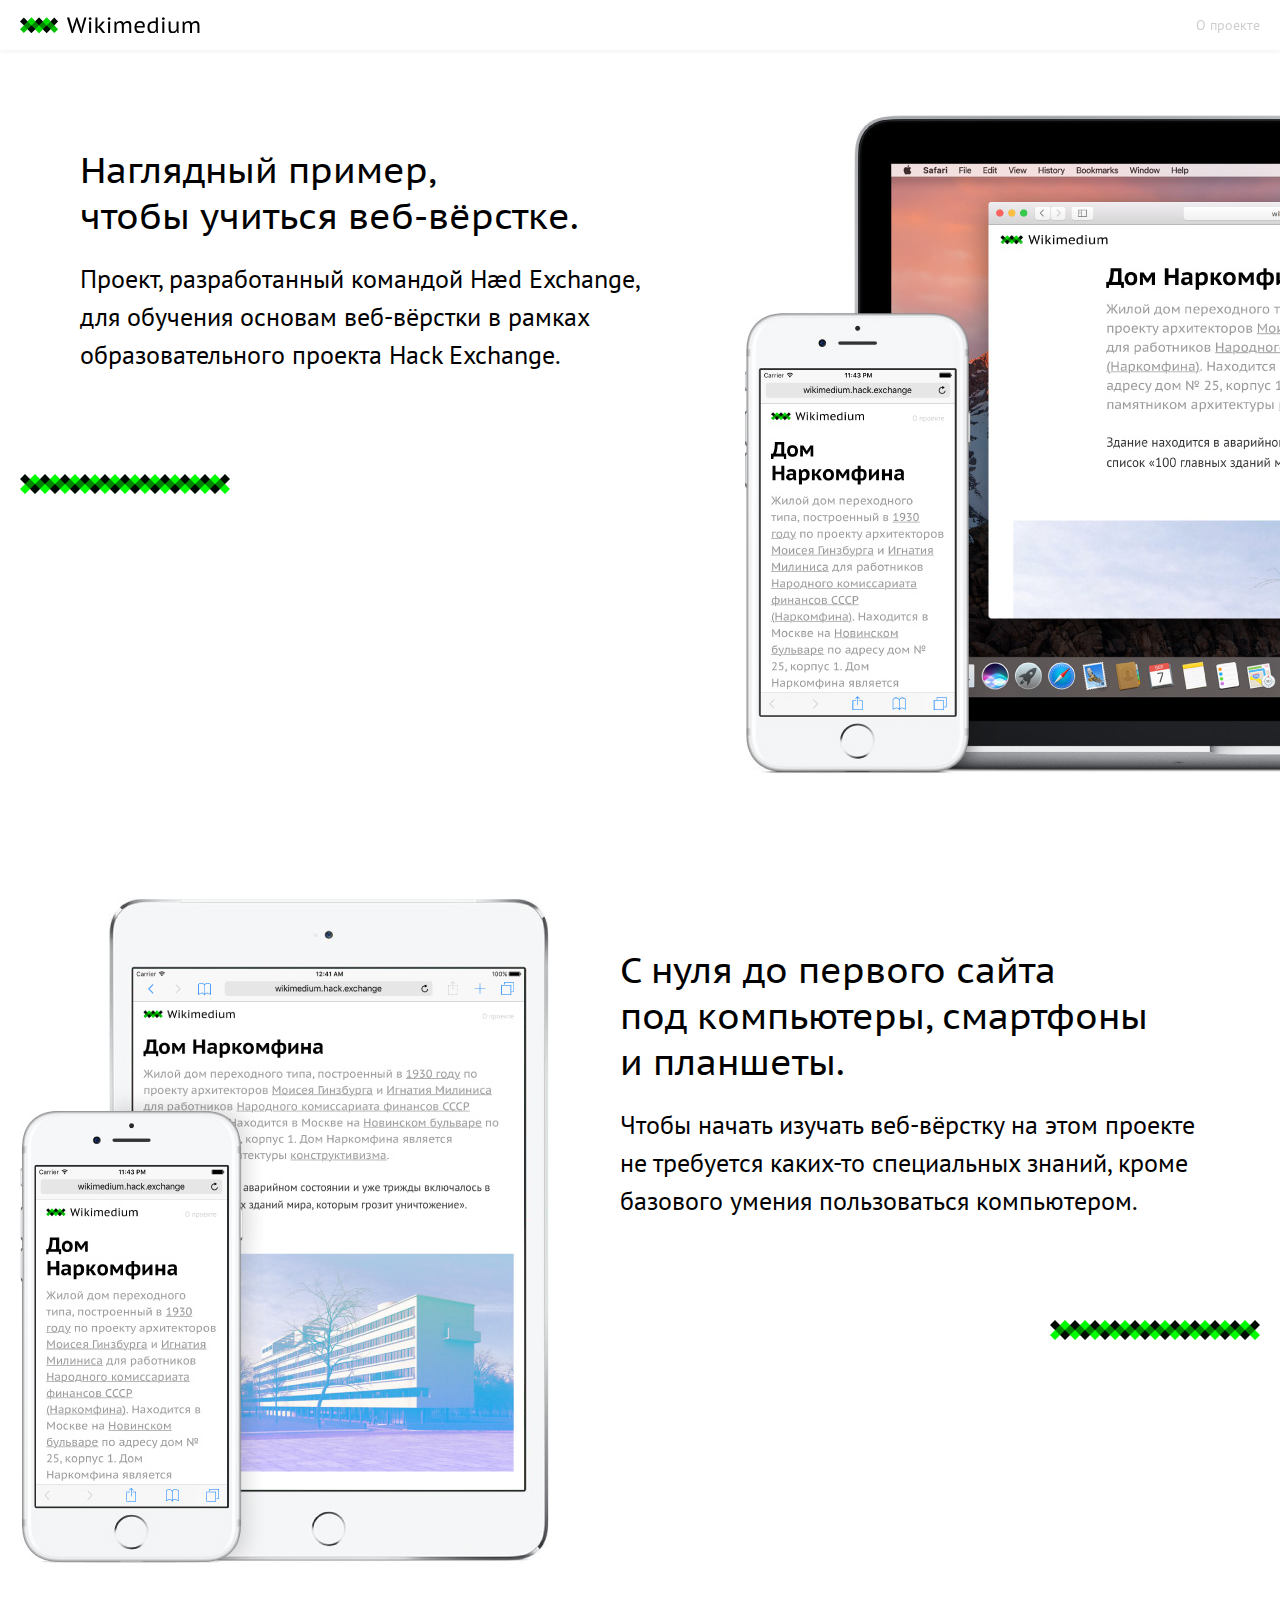
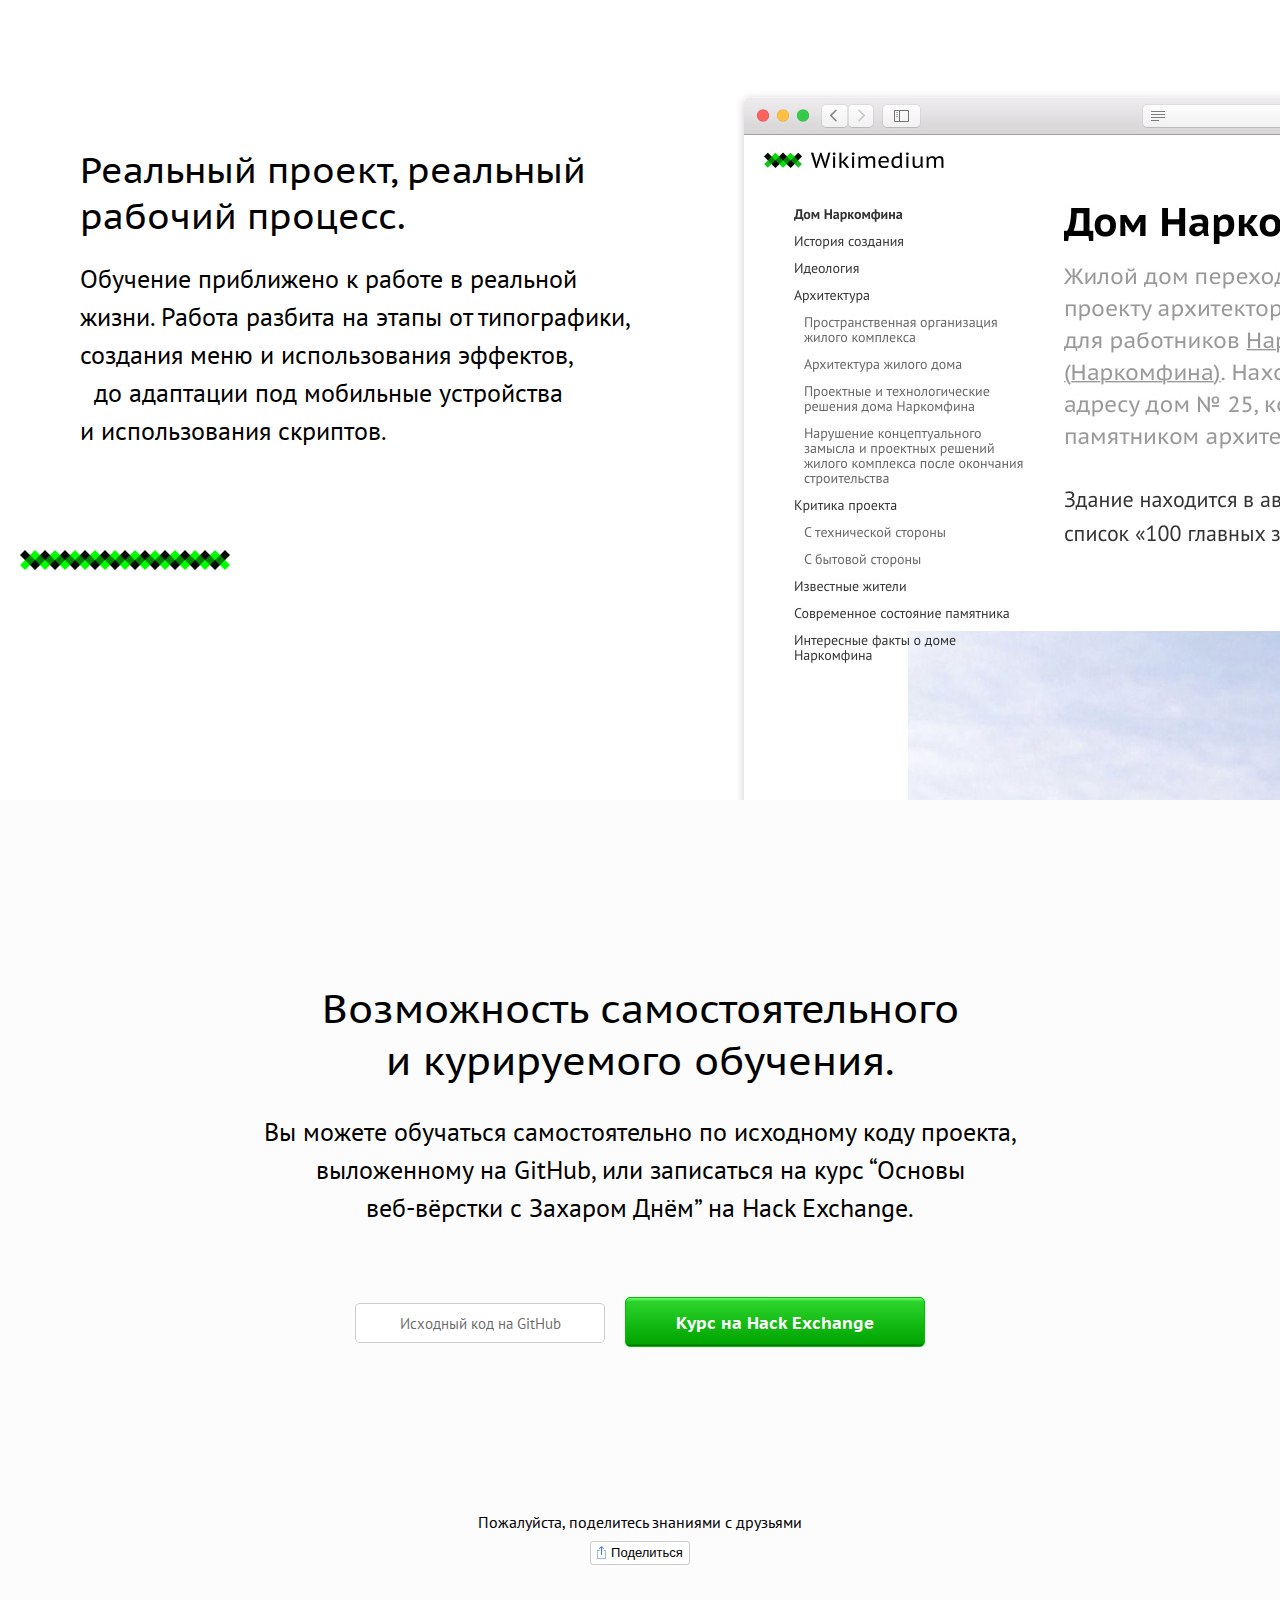
<file: paulaulf/index.html>
<!DOCTYPE html>
<html>
  <head>
    <meta charset="utf-8">
    <meta name="viewport" content="width=device-width">

    <title>Wikimedium — проект для изучения основ веб-вёрстки</title>

    <meta name="description" content="Проект, разработанный командой Hæd Exchange, для обучения основам веб-вёрстки в рамках образовательного проекта Hack Exchange.">
    <meta name="keywords" content="hack, exchange, html, css, javascript, hse, design, rap, yo, punk">

    <meta property="og:type" content="website">
    <meta property="og:url" content="http://wikimedium.hack.exchange">
    <meta property="og:title" content="Wikimedium">
    <meta property="og:description" content="Проект, разработанный командой Hæd Exchange, для обучения основам веб-вёрстки в рамках образовательного проекта Hack Exchange.">
    <meta property="og:image" content="http://wikimedium.hack.exchange/images/share.png">

    <link rel="icon" type="image/x-icon" href="favicon.ico">
    <link rel="icon" type="image/png" href="favicon.png">

    <link rel="stylesheet" href="stylesheets/style.css">
    <script src="javascripts/jquery-3.1.1.js"></script>
    <script src="javascripts/social-likes.min.js"></script>
  </head>
  <body class="landing">

    <nav class="menubar">
      <div>
        <a class="logo" href="posts.html"></a>
        <a class="about" href="index.html">О проекте</a>
      </div>
    </nav>

    <section class="landingWrapper">
      <section class="mainSection left">
        <section>
          <h2>
            Наглядный пример,<br>
            чтобы учиться веб-вёрстке.
          </h2>

          <p>
            Проект, разработанный командой Hæd Exchange,<br>
            для обучения основам веб-вёрстки в рамках<br>
            образовательного проекта Hack Exchange.
          </p>

          <figure></figure>
        </section>

        <figure class="mockup" id="mockup1"></figure>
      </section>

      <section class="mainSection right">
        <section>

          <h2>
            С нуля до первого сайта<br>
            под компьютеры, смартфоны<br>
            и планшеты.
          </h2>

          <p>
            Чтобы начать изучать веб-вёрстку на этом проекте<br>
            не требуется каких-то специальных знаний, кроме<br>
            базового умения пользоваться компьютером.
          </p>

          <figure></figure>
        </section>

        <figure class="mockup" id="mockup2"></figure>
      </section>

      <section class="mainSection left">
        <section>

          <h2>
            Реальный проект, реальный<br>
            рабочий процесс.
          </h2>

          <p>
            Обучение приближено к работе в реальной<br>
            жизни. Работа разбита на этапы от типографики,<br>
            создания меню и использования эффектов,<br> 
            до адаптации под мобильные устройства <br>
            и использования скриптов.
          </p>

          <figure></figure>
        </section>

        <figure class="mockup" id="mockup3"></figure>
      </section>

      <section class="mainSection center">
        <section>
          <h2>
            Возможность самостоятельного<br>
            и курируемого обучения.
          </h2>

          <p>
            Вы можете обучаться самостоятельно по исходному<br class="compact">
            коду проекта,<br class="full">
            выложенному на GitHub, или записаться<br class="compact">
            на курс “Основы<br class="full">
            веб-вёрстки с Захаром Днём”<br class="compact">
            на Hack Exchange.
          </p>

          <nav>
            <a class="btn small white" href="https://github.com/ZakharDay/Wikimedium">Исходный код на GitHub</a>
            <a class="btn large green" href="http://lessons.hack.exchange">Курс на Hack Exchange</a>
          </nav>
        </section>

        <footer>
          <p>Пожалуйста, поделитесь знаниями с друзьями</p>

          <div class="social-likes social-likes_single" data-url="http://wikimedium.hack.exchange" data-single-title="Поделиться">
            <div class="facebook" title="Поделиться ссылкой на Фейсбуке">Facebook</div>
            <div class="twitter" title="Поделиться ссылкой в Твиттере">Twitter</div>
            <div class="vkontakte" title="Поделиться ссылкой во Вконтакте">Вконтакте</div>
          </div>
        </footer>
      </section>
    </section>

  </body>
</html>
</file>
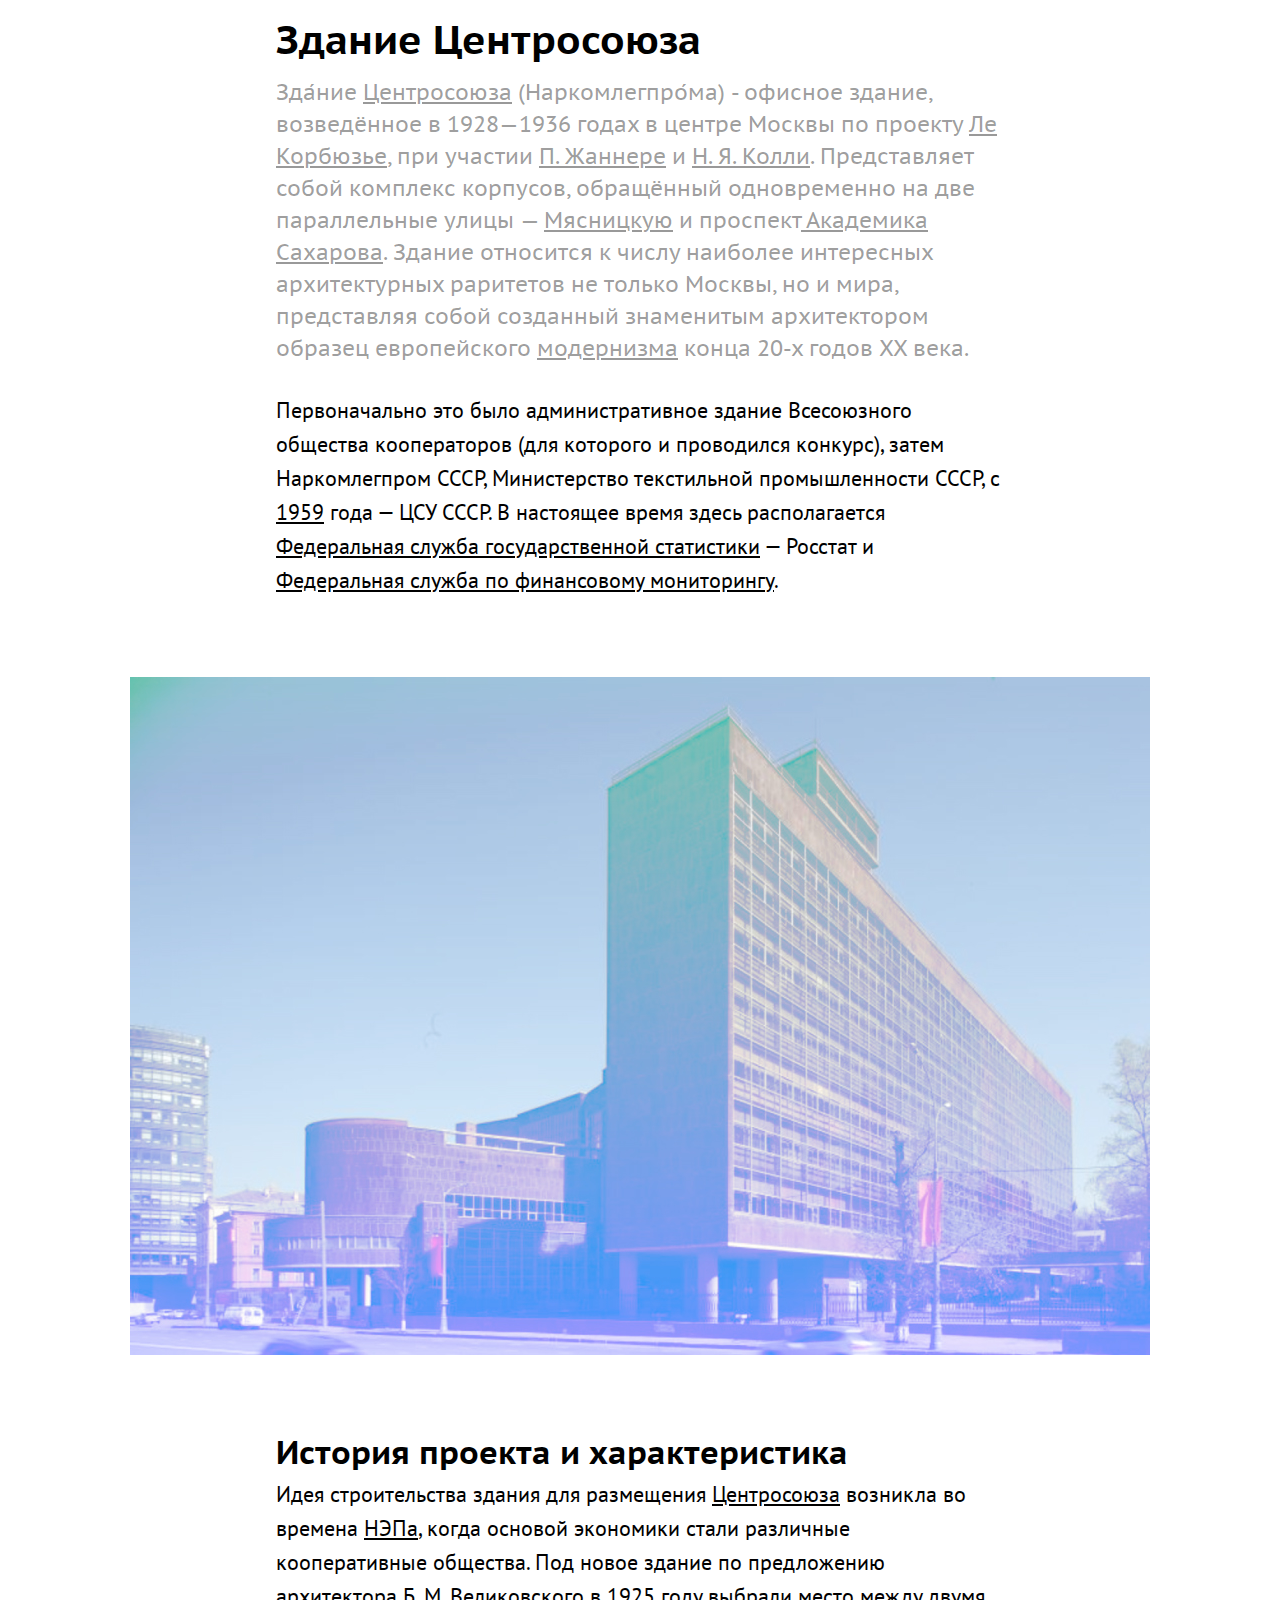
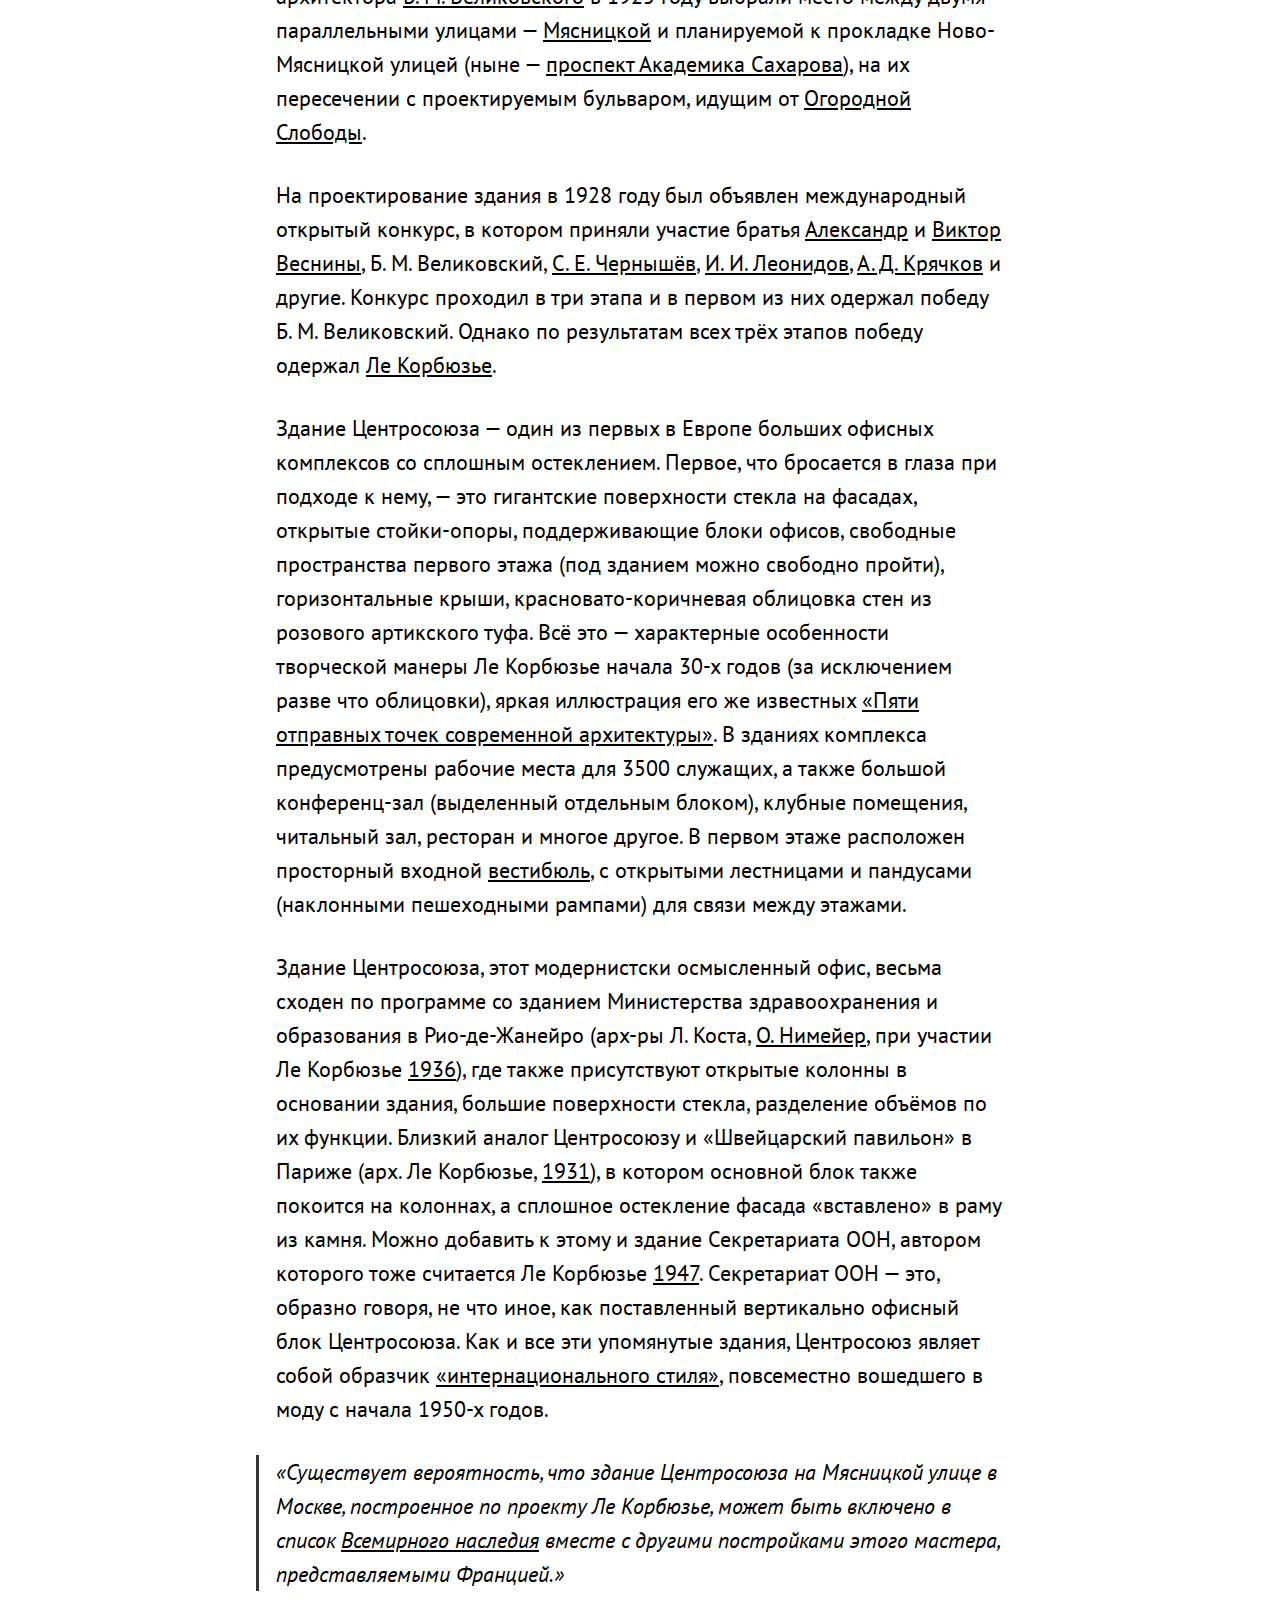
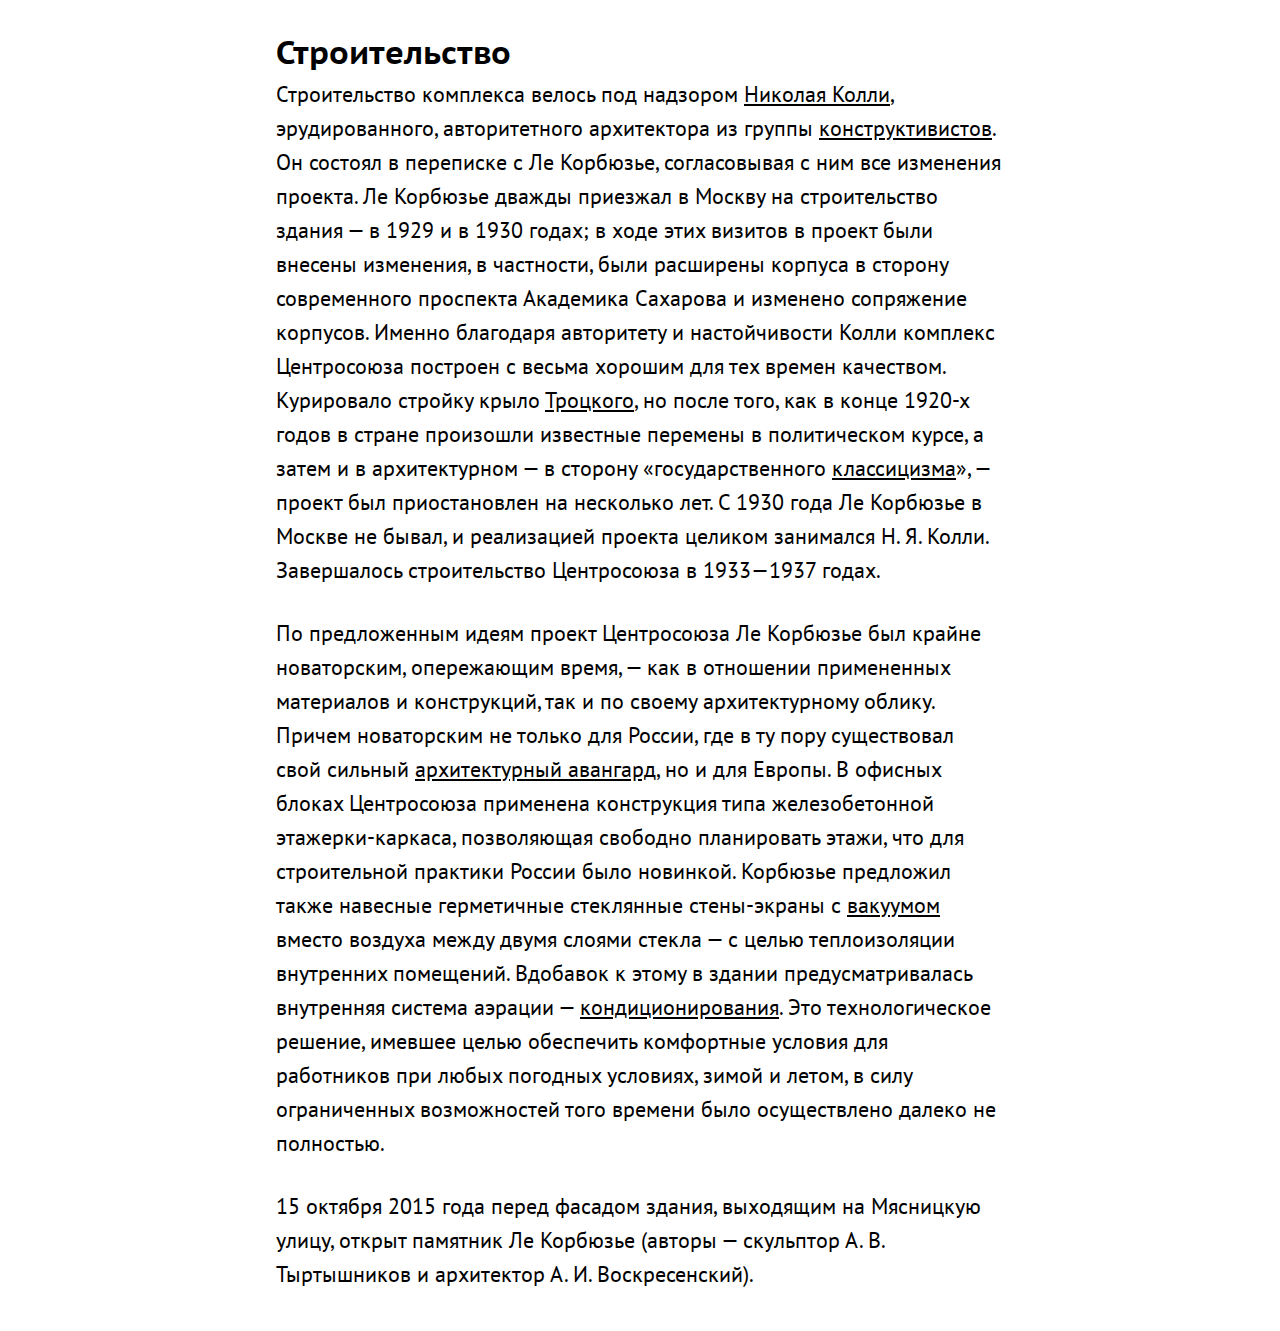
<file: paulaulf/centrosouz.html>
<!DOCTYPE html>
<html>
  <head>
    <meta charset="utf-8">
    <title>Здание Центросоюза</title>
    <link rel="stylesheet" href="stylesheets/style.css">
    <script src="javascripts/jquery-3.1.1.js" charset="utf-8"></script>
    <script src="javascripts/sidebar.js" charset="utf-8"></script>
  </head>

  <body>
    <nav class="sidebar">
      <ul>
        <li>
          <a href="#s1">Здание Центросоюза</a>
        </li>

        <li>
          <a href="#s2">История проекта и характеристика</a>
        </li>

        <li>
          <a href="#s3">Строительство</a>
        </li>
      </ul>
    </nav>


    <article>
      <h1 id="s1">Здание Центросоюза</h1>
      <p>Зда́ние <a target="_blank" href="https://ru.wikipedia.org/wiki/%D0%A6%D0%B5%D0%BD%D1%82%D1%80%D0%BE%D1%81%D0%BE%D1%8E%D0%B7">Центросоюза</a> (Наркомлегпро́ма) - офисное здание, возведённое в 1928—1936 годах в центре Москвы по проекту <a target="_blank" href="https://ru.wikipedia.org/wiki/%D0%9B%D0%B5_%D0%9A%D0%BE%D1%80%D0%B1%D1%8E%D0%B7%D1%8C%D0%B5">Ле Корбюзье</a>, при участии <a target="_blank" href="https://ru.wikipedia.org/wiki/%D0%96%D0%B0%D0%BD%D0%BD%D0%B5%D1%80%D0%B5,_%D0%9F%D1%8C%D0%B5%D1%80">П. Жаннере</a> и <a target="_blank" href="https://ru.wikipedia.org/wiki/%D0%9A%D0%BE%D0%BB%D0%BB%D0%B8,_%D0%9D%D0%B8%D0%BA%D0%BE%D0%BB%D0%B0%D0%B9_%D0%94%D0%B6%D0%B5%D0%BC%D1%81%D0%BE%D0%B2%D0%B8%D1%87">Н. Я. Колли</a>. Представляет собой комплекс корпусов, обращённый одновременно на две параллельные улицы — <a target="_blank" href="https://ru.wikipedia.org/wiki/%D0%9C%D1%8F%D1%81%D0%BD%D0%B8%D1%86%D0%BA%D0%B0%D1%8F_%D1%83%D0%BB%D0%B8%D1%86%D0%B0">Мясницкую</a> и проспект<a target="_blank" href="https://ru.wikipedia.org/wiki/%D0%9F%D1%80%D0%BE%D1%81%D0%BF%D0%B5%D0%BA%D1%82_%D0%90%D0%BA%D0%B0%D0%B4%D0%B5%D0%BC%D0%B8%D0%BA%D0%B0_%D0%A1%D0%B0%D1%85%D0%B0%D1%80%D0%BE%D0%B2%D0%B0_(%D0%9C%D0%BE%D1%81%D0%BA%D0%B2%D0%B0)"> Академика Сахарова</a>. Здание относится к числу наиболее интересных архитектурных раритетов не только Москвы, но и мира, представляя собой созданный знаменитым архитектором образец европейского <a target="_blank" href="https://ru.wikipedia.org/wiki/%D0%90%D1%80%D1%85%D0%B8%D1%82%D0%B5%D0%BA%D1%82%D1%83%D1%80%D0%BD%D1%8B%D0%B9_%D0%BC%D0%BE%D0%B4%D0%B5%D1%80%D0%BD%D0%B8%D0%B7%D0%BC">модернизма</a> конца 20-х годов XX века.</p>
      <p>Первоначально это было административное здание Всесоюзного общества кооператоров (для которого и проводился конкурс), затем Наркомлегпром СССР, Министерство текстильной промышленности СССР, с <a target="_blank" href="https://ru.wikipedia.org/wiki/1959_%D0%B3%D0%BE%D0%B4">1959</a> года — ЦСУ СССР. В настоящее время здесь располагается <a target="_blank" href="https://ru.wikipedia.org/wiki/%D0%A4%D0%B5%D0%B4%D0%B5%D1%80%D0%B0%D0%BB%D1%8C%D0%BD%D0%B0%D1%8F_%D1%81%D0%BB%D1%83%D0%B6%D0%B1%D0%B0_%D0%B3%D0%BE%D1%81%D1%83%D0%B4%D0%B0%D1%80%D1%81%D1%82%D0%B2%D0%B5%D0%BD%D0%BD%D0%BE%D0%B9_%D1%81%D1%82%D0%B0%D1%82%D0%B8%D1%81%D1%82%D0%B8%D0%BA%D0%B8">Федеральная служба государственной статистики</a> — Росстат и <a target="_blank" href="https://ru.wikipedia.org/wiki/%D0%A4%D0%B5%D0%B4%D0%B5%D1%80%D0%B0%D0%BB%D1%8C%D0%BD%D0%B0%D1%8F_%D1%81%D0%BB%D1%83%D0%B6%D0%B1%D0%B0_%D0%BF%D0%BE_%D1%84%D0%B8%D0%BD%D0%B0%D0%BD%D1%81%D0%BE%D0%B2%D0%BE%D0%BC%D1%83_%D0%BC%D0%BE%D0%BD%D0%B8%D1%82%D0%BE%D1%80%D0%B8%D0%BD%D0%B3%D1%83">Федеральная служба по финансовому мониторингу</a>.</p>

      <img src="images/centrosouz.jpg" alt="Здание Центросоюза">

      <h2 id="s2">История проекта и характеристика</h2>
      <p>Идея строительства здания для размещения <a target="_blank" href="https://ru.wikipedia.org/wiki/%D0%A6%D0%B5%D0%BD%D1%82%D1%80%D0%BE%D1%81%D0%BE%D1%8E%D0%B7">Центросоюза</a> возникла во времена <a target="_blank" href="https://ru.wikipedia.org/wiki/%D0%9D%D0%BE%D0%B2%D0%B0%D1%8F_%D1%8D%D0%BA%D0%BE%D0%BD%D0%BE%D0%BC%D0%B8%D1%87%D0%B5%D1%81%D0%BA%D0%B0%D1%8F_%D0%BF%D0%BE%D0%BB%D0%B8%D1%82%D0%B8%D0%BA%D0%B0">НЭПа</a>, когда основой экономики стали различные кооперативные общества. Под новое здание по предложению архитектора <a target="_blank" href="https://ru.wikipedia.org/wiki/%D0%92%D0%B5%D0%BB%D0%B8%D0%BA%D0%BE%D0%B2%D1%81%D0%BA%D0%B8%D0%B9,_%D0%91%D0%BE%D1%80%D0%B8%D1%81_%D0%9C%D0%B8%D1%85%D0%B0%D0%B9%D0%BB%D0%BE%D0%B2%D0%B8%D1%87">Б. М. Великовского</a> в 1925 году выбрали место между двумя параллельными улицами — <a target="_blank" href="https://ru.wikipedia.org/wiki/%D0%9C%D1%8F%D1%81%D0%BD%D0%B8%D1%86%D0%BA%D0%B0%D1%8F_%D1%83%D0%BB%D0%B8%D1%86%D0%B0v">Мясницкой</a> и планируемой к прокладке Ново-Мясницкой улицей (ныне — <a target="_blank" href="https://ru.wikipedia.org/wiki/%D0%9F%D1%80%D0%BE%D1%81%D0%BF%D0%B5%D0%BA%D1%82_%D0%90%D0%BA%D0%B0%D0%B4%D0%B5%D0%BC%D0%B8%D0%BA%D0%B0_%D0%A1%D0%B0%D1%85%D0%B0%D1%80%D0%BE%D0%B2%D0%B0_(%D0%9C%D0%BE%D1%81%D0%BA%D0%B2%D0%B0)">проспект Академика Сахарова</a>), на их пересечении с проектируемым бульваром, идущим от <a target="_blank" href="https://ru.wikipedia.org/wiki/%D0%9F%D0%B5%D1%80%D0%B5%D1%83%D0%BB%D0%BE%D0%BA_%D0%9E%D0%B3%D0%BE%D1%80%D0%BE%D0%B4%D0%BD%D0%B0%D1%8F_%D0%A1%D0%BB%D0%BE%D0%B1%D0%BE%D0%B4%D0%B0">Огородной Слободы</a>.</p>
      <p>На проектирование здания в 1928 году был объявлен международный открытый конкурс, в котором приняли участие братья <a target="_blank" href="https://ru.wikipedia.org/wiki/%D0%92%D0%B5%D1%81%D0%BD%D0%B8%D0%BD,_%D0%90%D0%BB%D0%B5%D0%BA%D1%81%D0%B0%D0%BD%D0%B4%D1%80_%D0%90%D0%BB%D0%B5%D0%BA%D1%81%D0%B0%D0%BD%D0%B4%D1%80%D0%BE%D0%B2%D0%B8%D1%87">Александр</a> и <a target="_blank" href="https://ru.wikipedia.org/wiki/%D0%92%D0%B5%D1%81%D0%BD%D0%B8%D0%BD,_%D0%92%D0%B8%D0%BA%D1%82%D0%BE%D1%80_%D0%90%D0%BB%D0%B5%D0%BA%D1%81%D0%B0%D0%BD%D0%B4%D1%80%D0%BE%D0%B2%D0%B8%D1%87">Виктор</a> <a target="_blank" href="https://ru.wikipedia.org/wiki/%D0%92%D0%B5%D1%81%D0%BD%D0%B8%D0%BD%D1%8B">Веснины</a>, Б. М. Великовский, <a target="_blank" href="https://ru.wikipedia.org/wiki/%D0%A7%D0%B5%D1%80%D0%BD%D1%8B%D1%88%D1%91%D0%B2,_%D0%A1%D0%B5%D1%80%D0%B3%D0%B5%D0%B9_%D0%95%D0%B3%D0%BE%D1%80%D0%BE%D0%B2%D0%B8%D1%87">С. Е. Чернышёв</a>, <a target="_blank" href="https://ru.wikipedia.org/wiki/%D0%9B%D0%B5%D0%BE%D0%BD%D0%B8%D0%B4%D0%BE%D0%B2,_%D0%98%D0%B2%D0%B0%D0%BD_%D0%98%D0%BB%D1%8C%D0%B8%D1%87">И. И. Леонидов</a>, <a target="_blank" href="https://ru.wikipedia.org/wiki/%D0%9A%D1%80%D1%8F%D1%87%D0%BA%D0%BE%D0%B2,_%D0%90%D0%BD%D0%B4%D1%80%D0%B5%D0%B9_%D0%94%D0%BC%D0%B8%D1%82%D1%80%D0%B8%D0%B5%D0%B2%D0%B8%D1%87">А. Д. Крячков</a> и другие. Конкурс проходил в три этапа и в первом из них одержал победу Б. М. Великовский. Однако по результатам всех трёх этапов победу одержал <a target="_blank" href="https://ru.wikipedia.org/wiki/%D0%9B%D0%B5_%D0%9A%D0%BE%D1%80%D0%B1%D1%8E%D0%B7%D1%8C%D0%B5">Ле Корбюзье</a>.</p>
      <p>Здание Центросоюза — один из первых в Европе больших офисных комплексов со сплошным остеклением. Первое, что бросается в глаза при подходе к нему, — это гигантские поверхности стекла на фасадах, открытые стойки-опоры, поддерживающие блоки офисов, свободные пространства первого этажа (под зданием можно свободно пройти), горизонтальные крыши, красновато-коричневая облицовка стен из розового артикского туфа. Всё это — характерные особенности творческой манеры Ле Корбюзье начала 30-х годов (за исключением разве что облицовки), яркая иллюстрация его же известных <a target="_blank" href="https://ru.wikipedia.org/wiki/%D0%9F%D1%8F%D1%82%D1%8C_%D0%BE%D1%82%D0%BF%D1%80%D0%B0%D0%B2%D0%BD%D1%8B%D1%85_%D1%82%D0%BE%D1%87%D0%B5%D0%BA_%D1%81%D0%BE%D0%B2%D1%80%D0%B5%D0%BC%D0%B5%D0%BD%D0%BD%D0%BE%D0%B9_%D0%B0%D1%80%D1%85%D0%B8%D1%82%D0%B5%D0%BA%D1%82%D1%83%D1%80%D1%8B">«Пяти отправных точек современной архитектуры»</a>. В зданиях комплекса предусмотрены рабочие места для 3500 служащих, а также большой конференц-зал (выделенный отдельным блоком), клубные помещения, читальный зал, ресторан и многое другое. В первом этаже расположен просторный входной <a target="_blank" href="https://ru.wikipedia.org/wiki/%D0%92%D0%B5%D1%81%D1%82%D0%B8%D0%B1%D1%8E%D0%BB%D1%8C">вестибюль</a>, с открытыми лестницами и пандусами (наклонными пешеходными рампами) для связи между этажами.</p>
      <p>Здание Центросоюза, этот модернистски осмысленный офис, весьма сходен по программе со зданием Министерства здравоохранения и образования в Рио-де-Жанейро (арх-ры Л. Коста, <a target="_blank" href="https://ru.wikipedia.org/wiki/%D0%9D%D0%B8%D0%BC%D0%B5%D0%B9%D0%B5%D1%80,_%D0%9E%D1%81%D0%BA%D0%B0%D1%80">О. Нимейер</a>, при участии Ле Корбюзье <a target="_blank" href="https://ru.wikipedia.org/wiki/1936">1936</a>), где также присутствуют открытые колонны в основании здания, большие поверхности стекла, разделение объёмов по их функции. Близкий аналог Центросоюзу и «Швейцарский павильон» в Париже (арх. Ле Корбюзье, <a target="_blank" href="https://ru.wikipedia.org/wiki/1931">1931</a>), в котором основной блок также покоится на колоннах, а сплошное остекление фасада «вставлено» в раму из камня. Можно добавить к этому и здание Секретариата ООН, автором которого тоже считается Ле Корбюзье <a target="_blank" href="https://ru.wikipedia.org/wiki/1947">1947</a>. Секретариат ООН — это, образно говоря, не что иное, как поставленный вертикально офисный блок Центросоюза. Как и все эти упомянутые здания, Центросоюз являет собой образчик <a target="_blank" href="https://ru.wikipedia.org/wiki/%D0%98%D0%BD%D1%82%D0%B5%D1%80%D0%BD%D0%B0%D1%86%D0%B8%D0%BE%D0%BD%D0%B0%D0%BB%D1%8C%D0%BD%D1%8B%D0%B9_%D1%81%D1%82%D0%B8%D0%BB%D1%8C">«интернационального стиля»</a>, повсеместно вошедшего в моду с начала 1950-х годов.</p>
      <blockquote cite="http://https://ru.wikipedia.org/wiki/%D0%97%D0%B4%D0%B0%D0%BD%D0%B8%D0%B5_%D0%A6%D0%B5%D0%BD%D1%82%D1%80%D0%BE%D1%81%D0%BE%D1%8E%D0%B7%D0%B0">«Существует вероятность, что здание Центросоюза на Мясницкой улице в Москве, построенное по проекту Ле Корбюзье, может быть включено в список <a target="_blank" href="https://ru.wikipedia.org/wiki/%D0%92%D1%81%D0%B5%D0%BC%D0%B8%D1%80%D0%BD%D0%BE%D0%B5_%D0%BD%D0%B0%D1%81%D0%BB%D0%B5%D0%B4%D0%B8%D0%B5">Всемирного наследия</a> вместе с другими постройками этого мастера, представляемыми Францией.»</blockquote>

      <h2 id="s3">Строительство</h2>
      <p>Строительство комплекса велось под надзором <a target="_blank" href="https://ru.wikipedia.org/wiki/%D0%9A%D0%BE%D0%BB%D0%BB%D0%B8,_%D0%9D%D0%B8%D0%BA%D0%BE%D0%BB%D0%B0%D0%B9_%D0%AF%D0%BA%D0%BE%D0%B2%D0%BB%D0%B5%D0%B2%D0%B8%D1%87">Николая Колли</a>, эрудированного, авторитетного архитектора из группы <a target="_blank" href="https://ru.wikipedia.org/wiki/%D0%9A%D0%BE%D0%BD%D1%81%D1%82%D1%80%D1%83%D0%BA%D1%82%D0%B8%D0%B2%D0%B8%D0%B7%D0%BC_(%D0%B8%D1%81%D0%BA%D1%83%D1%81%D1%81%D1%82%D0%B2%D0%BE)">конструктивистов</a>. Он состоял в переписке с Ле Корбюзье, согласовывая с ним все изменения проекта. Ле Корбюзье дважды приезжал в Москву на строительство здания — в 1929 и в 1930 годах; в ходе этих визитов в проект были внесены изменения, в частности, были расширены корпуса в сторону современного проспекта Академика Сахарова и изменено сопряжение корпусов. Именно благодаря авторитету и настойчивости Колли комплекс Центросоюза построен с весьма хорошим для тех времен качеством. Курировало стройку крыло <a target="_blank" href="https://ru.wikipedia.org/wiki/%D0%A2%D1%80%D0%BE%D1%86%D0%BA%D0%B8%D0%B9,_%D0%9B%D0%B5%D0%B2">Троцкого</a>, но после того, как в конце 1920-х годов в стране произошли известные перемены в политическом курсе, а затем и в архитектурном — в сторону «государственного <a target="_blank" href="https://ru.wikipedia.org/wiki/%D0%9A%D0%BB%D0%B0%D1%81%D1%81%D0%B8%D1%86%D0%B8%D0%B7%D0%BC">классицизма</a>», — проект был приостановлен на несколько лет. С 1930 года Ле Корбюзье в Москве не бывал, и реализацией проекта целиком занимался Н. Я. Колли. Завершалось строительство Центросоюза в 1933—1937 годах.</p>
      <p>По предложенным идеям проект Центросоюза Ле Корбюзье был крайне новаторским, опережающим время, — как в отношении примененных материалов и конструкций, так и по своему архитектурному облику. Причем новаторским не только для России, где в ту пору существовал свой сильный <a target="_blank" href="https://ru.wikipedia.org/wiki/%D0%9A%D0%BE%D0%BD%D1%81%D1%82%D1%80%D1%83%D0%BA%D1%82%D0%B8%D0%B2%D0%B8%D0%B7%D0%BC_(%D0%B8%D1%81%D0%BA%D1%83%D1%81%D1%81%D1%82%D0%B2%D0%BE)">архитектурный авангард</a>, но и для Европы. В офисных блоках Центросоюза применена конструкция типа железобетонной этажерки-каркаса, позволяющая свободно планировать этажи, что для строительной практики России было новинкой. Корбюзье предложил также навесные герметичные стеклянные стены-экраны с <a target="_blank" href="https://ru.wikipedia.org/wiki/%D0%92%D0%B0%D0%BA%D1%83%D1%83%D0%BC">вакуумом</a> вместо воздуха между двумя слоями стекла — с целью теплоизоляции внутренних помещений. Вдобавок к этому в здании предусматривалась внутренняя система аэрации — <a target="_blank" href="https://ru.wikipedia.org/wiki/%D0%9A%D0%BE%D0%BD%D0%B4%D0%B8%D1%86%D0%B8%D0%BE%D0%BD%D0%B8%D1%80%D0%BE%D0%B2%D0%B0%D0%BD%D0%B8%D0%B5<">кондиционирования</a>. Это технологическое решение, имевшее целью обеспечить комфортные условия для работников при любых погодных условиях, зимой и летом, в силу ограниченных возможностей того времени было осуществлено далеко не полностью.</p>
      <p>15 октября 2015 года перед фасадом здания, выходящим на Мясницкую улицу, открыт памятник Ле Корбюзье (авторы — скульптор А. В. Тыртышников и архитектор А. И. Воскресенский).</p>
    </article>
  </body>
</html>
</file>
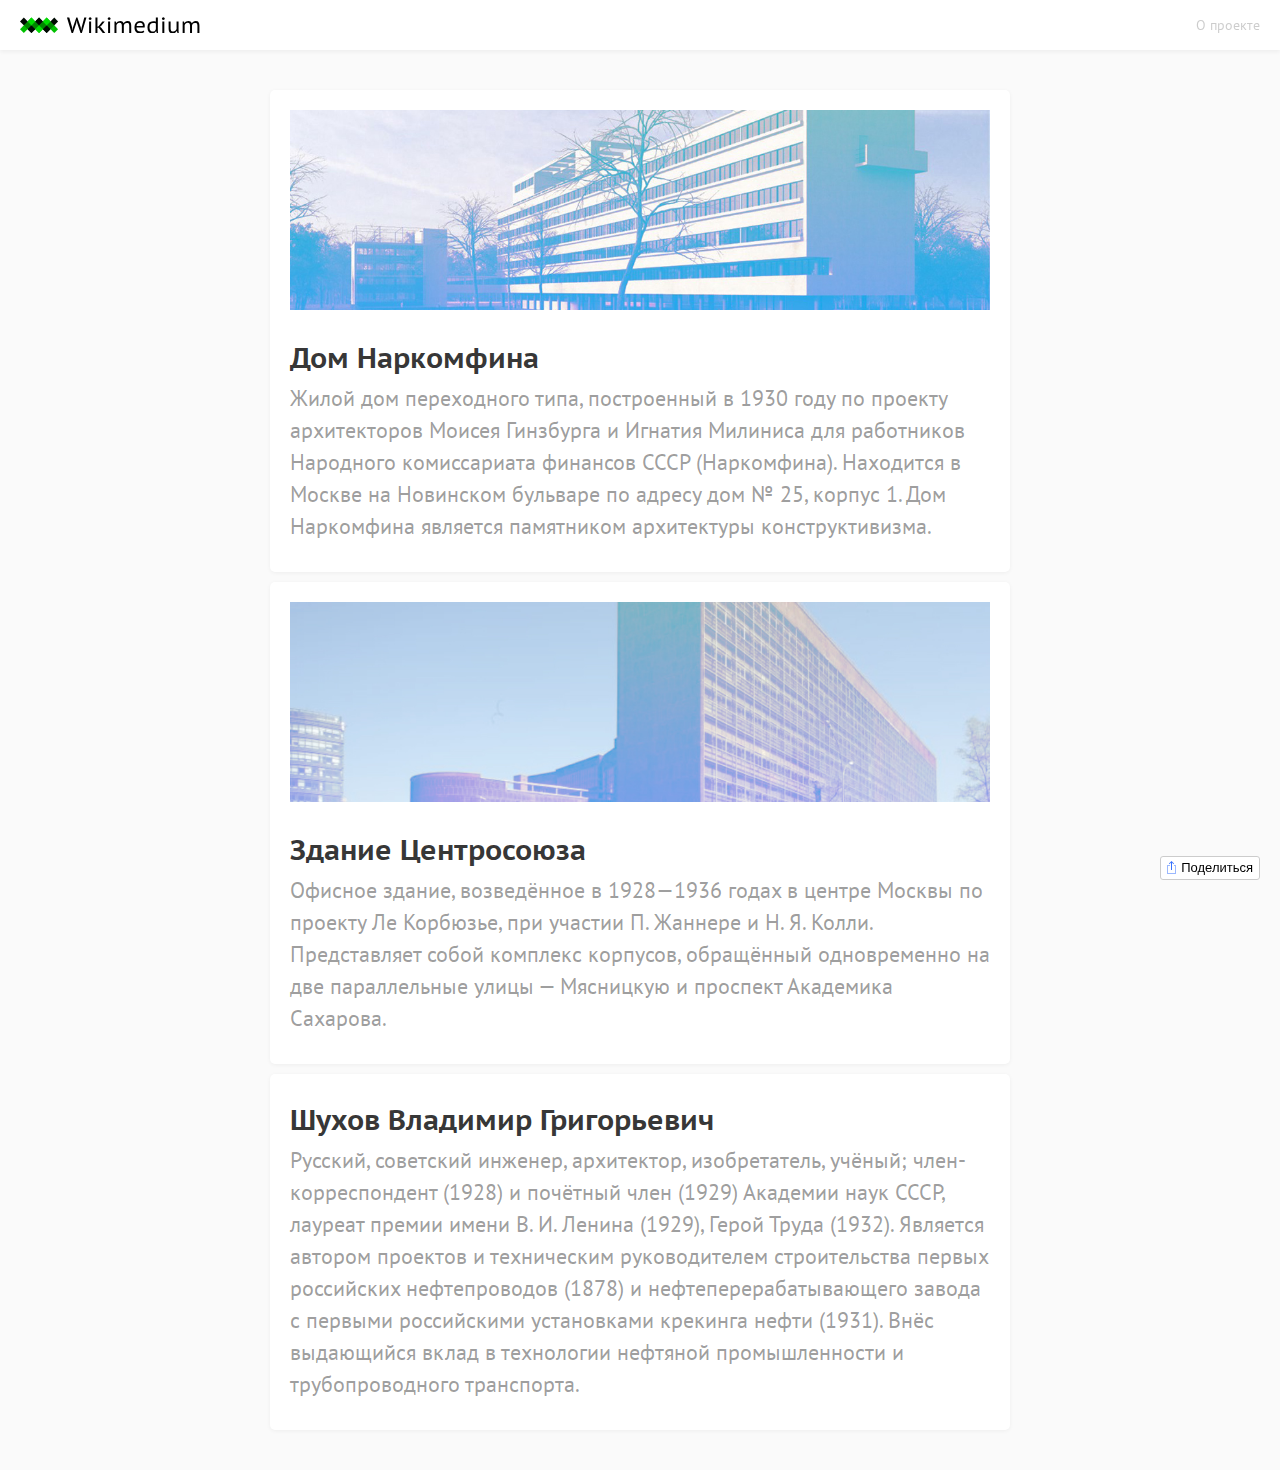
<file: paulaulf/posts.html>
<!DOCTYPE html>
<html>
  <head>
    <meta charset="utf-8">
    <meta name="viewport" content="width=device-width">

    <title>Wikimedium</title>

    <meta name="description" content="Статьи из Википедии, свёрстанные студентами, для обучения основам веб-вёрстки в рамках образовательного проекта Hack Exchange.">
    <meta name="keywords" content="hack, exchange, html, css, javascript, hse, design, rap, yo, punk">

    <meta property="og:type" content="website">
    <meta property="og:url" content="http://wikimedium.hack.exchange/posts.html">
    <meta property="og:title" content="Wikimedium">
    <meta property="og:description" content="Статьи из Википедии, свёрстанные студентами, для обучения основам веб-вёрстки в рамках образовательного проекта Hack Exchange.">
    <meta property="og:image" content="http://wikimedium.hack.exchange/images/share.png">

    <link rel="icon" type="image/x-icon" href="favicon.ico">
    <link rel="icon" type="image/png" href="favicon.png">

    <link rel="stylesheet" href="stylesheets/style.css">
    <script src="javascripts/jquery-3.1.1.js"></script>
    <script src="javascripts/social-likes.min.js"></script>
  </head>
  <body class="posts">

    <nav class="menubar">
      <div>
        <a class="logo" href="posts.html"></a>
        <a class="about" href="index.html">О проекте</a>
      </div>
    </nav>

    <section class="postsFeed">
      <a href="posts/narkomfin.html">
        <figure style="background-image: url(images/posts/narkomfin.jpg);"></figure>
        <h2>Дом Наркомфина</h2>
        <p>Жилой дом переходного типа, построенный в 1930 году по проекту архитекторов Моисея Гинзбурга и Игнатия Милиниса для работников Народного комиссариата финансов СССР (Наркомфина). Находится в Москве на Новинском бульваре по адресу дом № 25, корпус 1. Дом Наркомфина является памятником архитектуры конструктивизма.</p>
      </a>

      <a href="posts/centrosouz.html">
        <figure style="background-image: url(images/posts/centrosouz.jpg);"></figure>
        <h2>Здание Центросоюза</h2>
        <p>Офисное здание, возведённое в 1928—1936 годах в центре Москвы по проекту Ле Корбюзье, при участии П. Жаннере и Н. Я. Колли. Представляет собой комплекс корпусов, обращённый одновременно на две параллельные улицы — Мясницкую и проспект Академика Сахарова.</p>
      </a>

      <a href="posts/shukhov.html">
        <h2>Шухов Владимир Григорьевич</h2>
        <p>Русский, советский инженер, архитектор, изобретатель, учёный; член-корреспондент (1928) и почётный член (1929) Академии наук СССР, лауреат премии имени В. И. Ленина (1929), Герой Труда (1932). Является автором проектов и техническим руководителем строительства первых российских нефтепроводов (1878) и нефтеперерабатывающего завода с первыми российскими установками крекинга нефти (1931). Внёс выдающийся вклад в технологии нефтяной промышленности и трубопроводного транспорта.</p>
      </a>
    </section>

    <footer class="share">
      <div class="social-likes social-likes_single" data-url="http://wikimedium.hack.exchange/posts.html" data-single-title="Поделиться">
        <div class="facebook" title="Поделиться ссылкой на Фейсбуке">Facebook</div>
        <div class="twitter" title="Поделиться ссылкой в Твиттере">Twitter</div>
        <div class="vkontakte" title="Поделиться ссылкой во Вконтакте">Вконтакте</div>
      </div>
    </footer>

  </body>
</html>
</file>
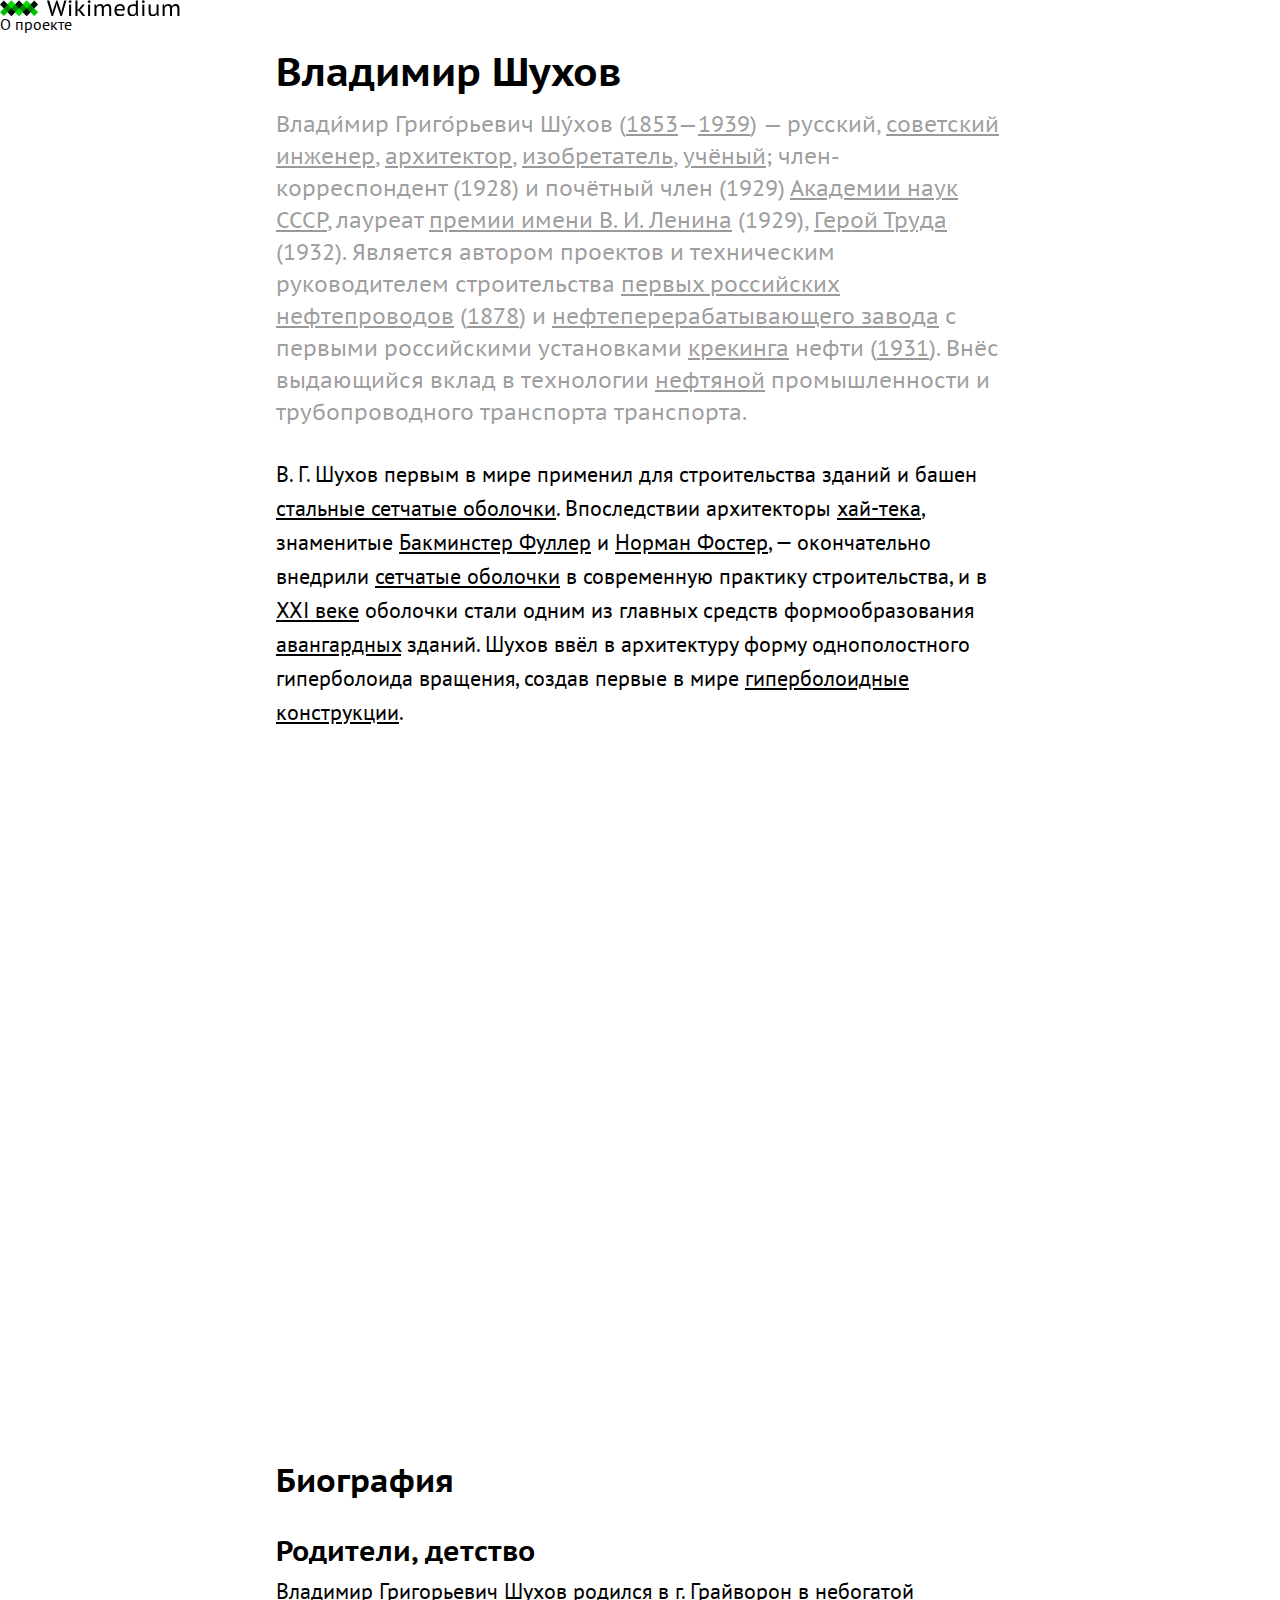
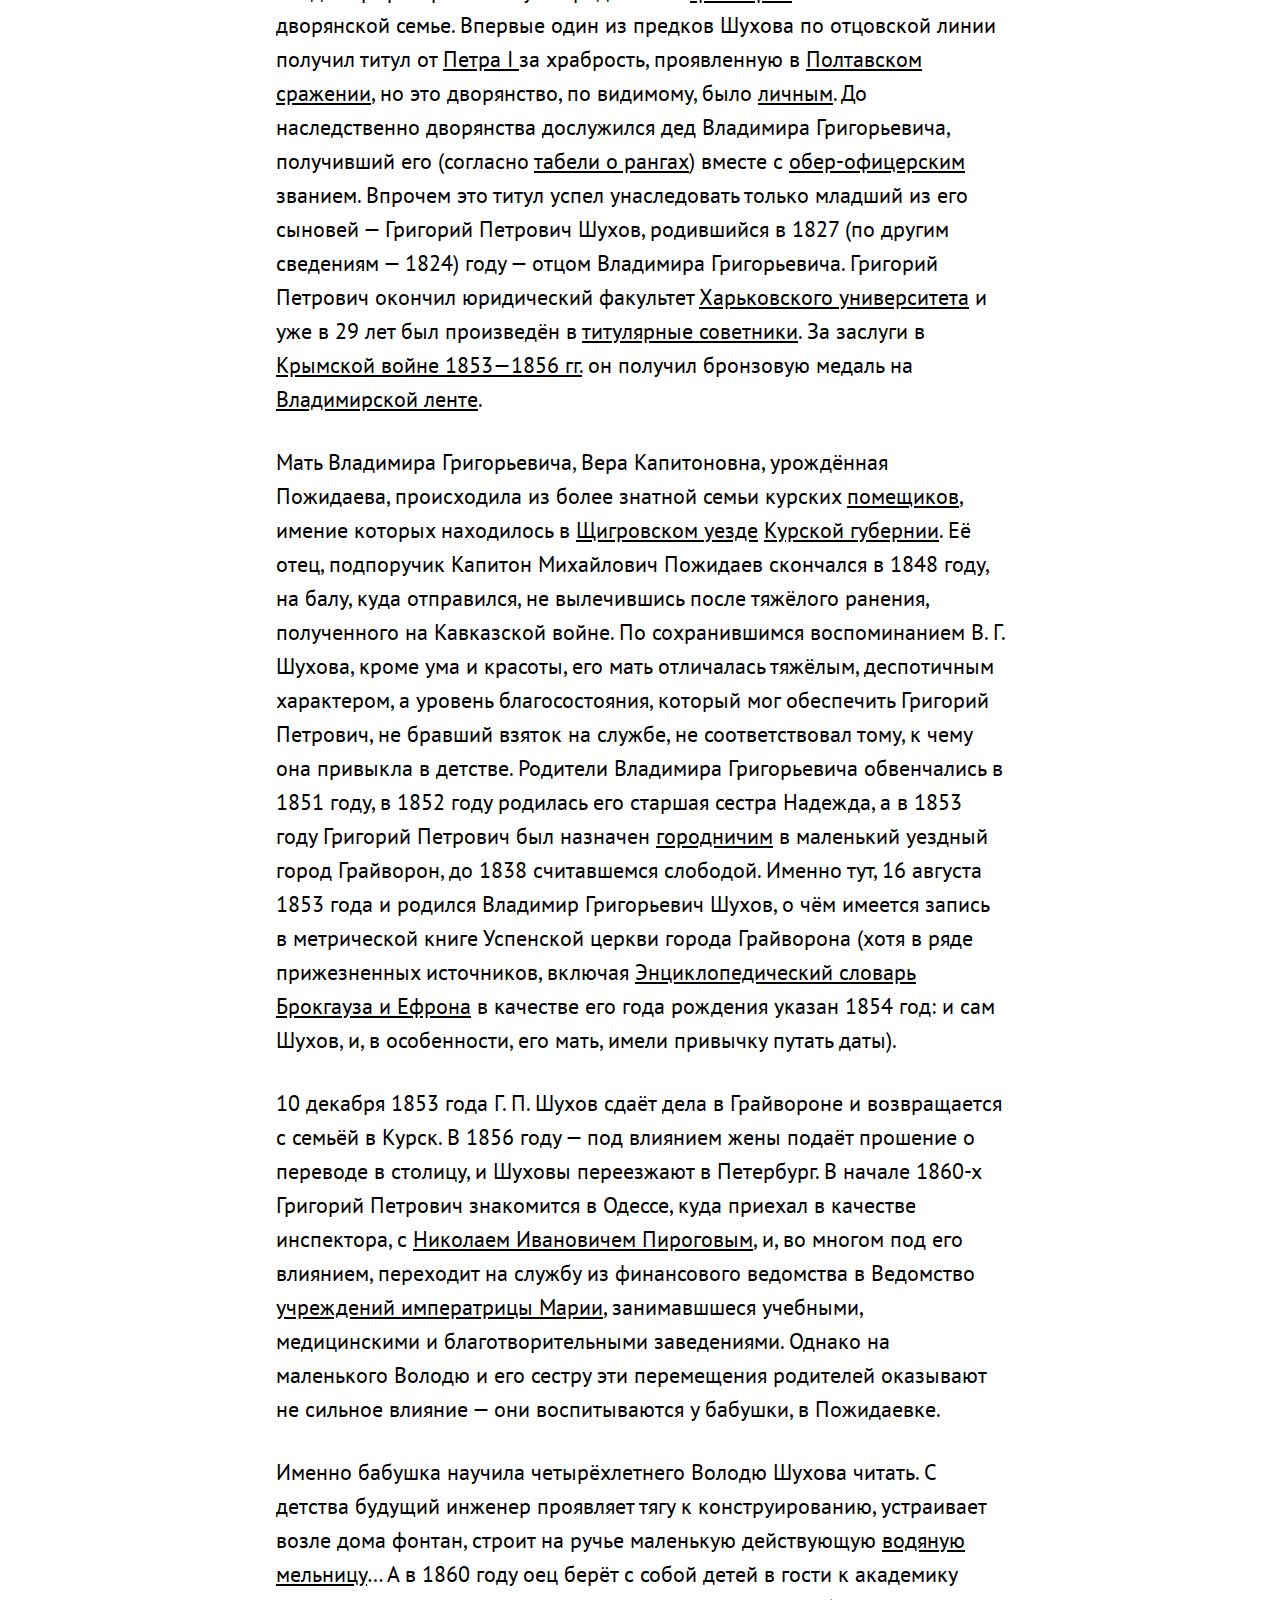
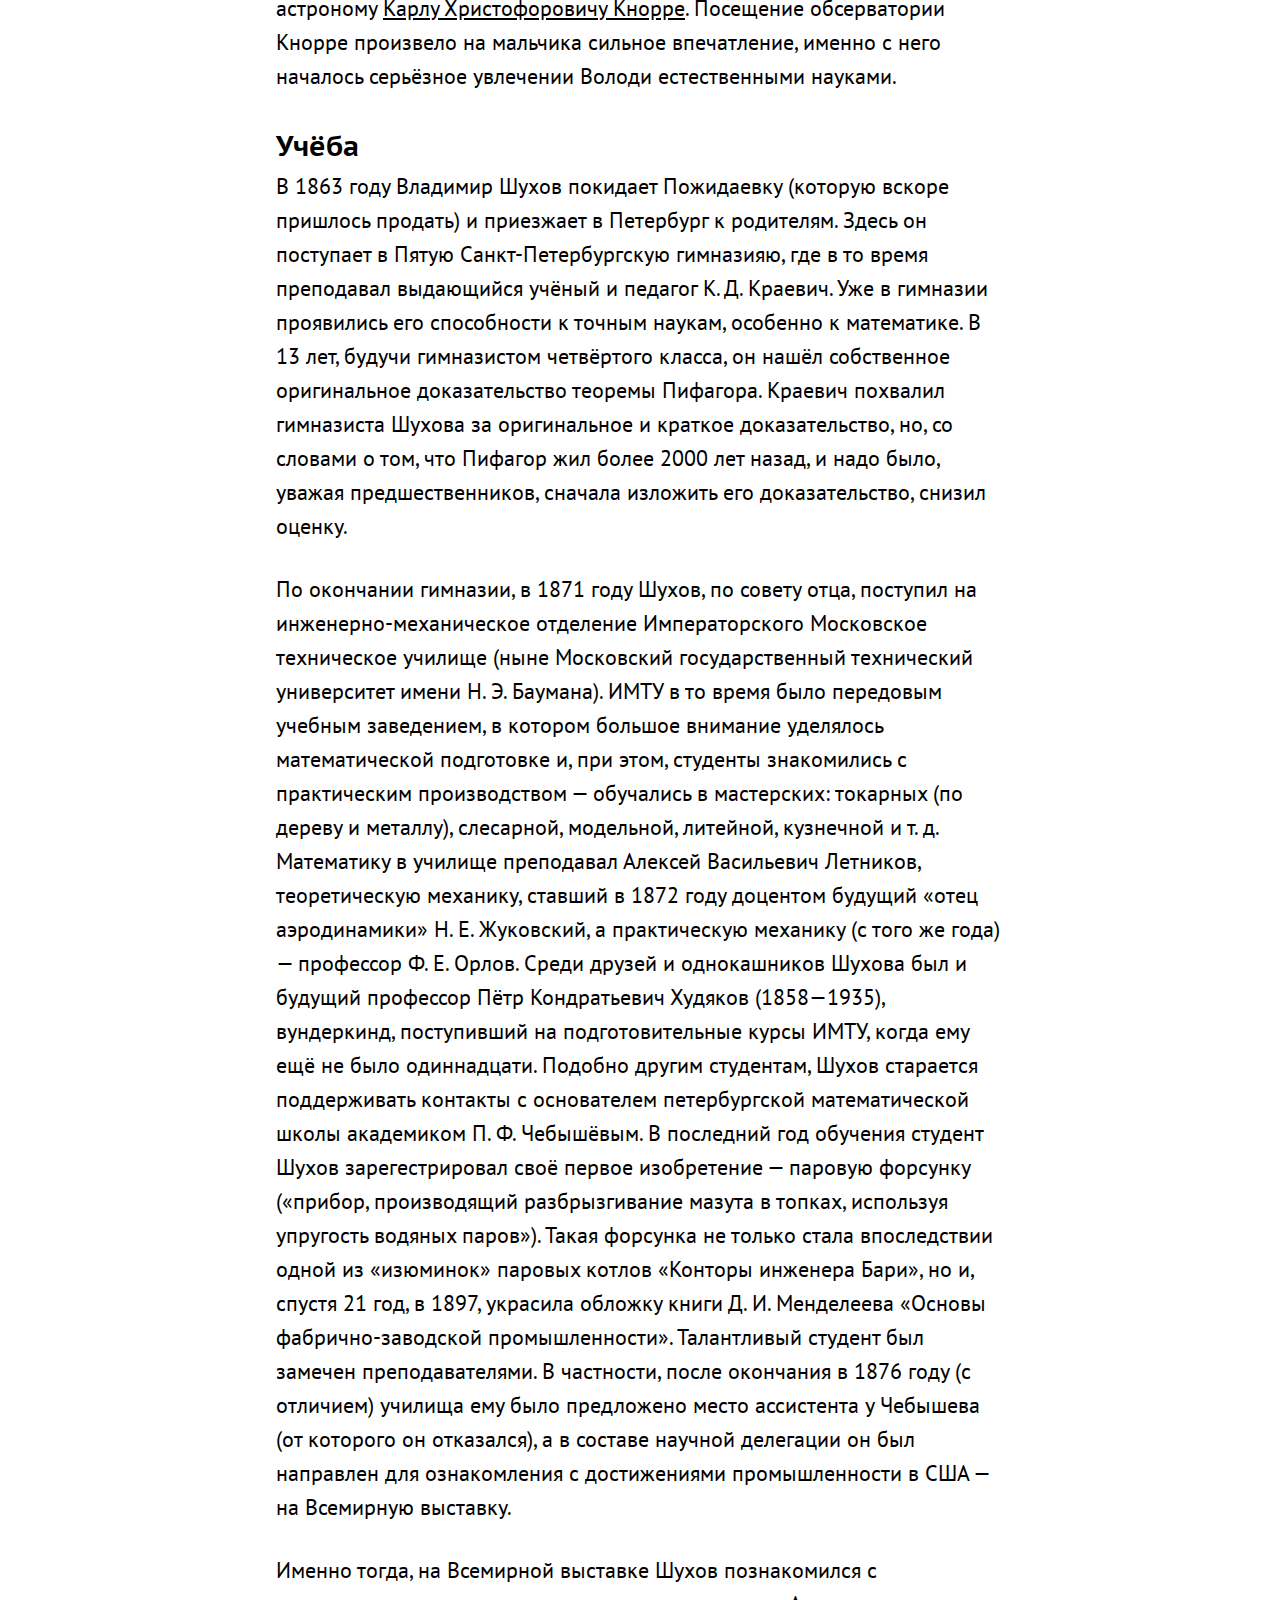
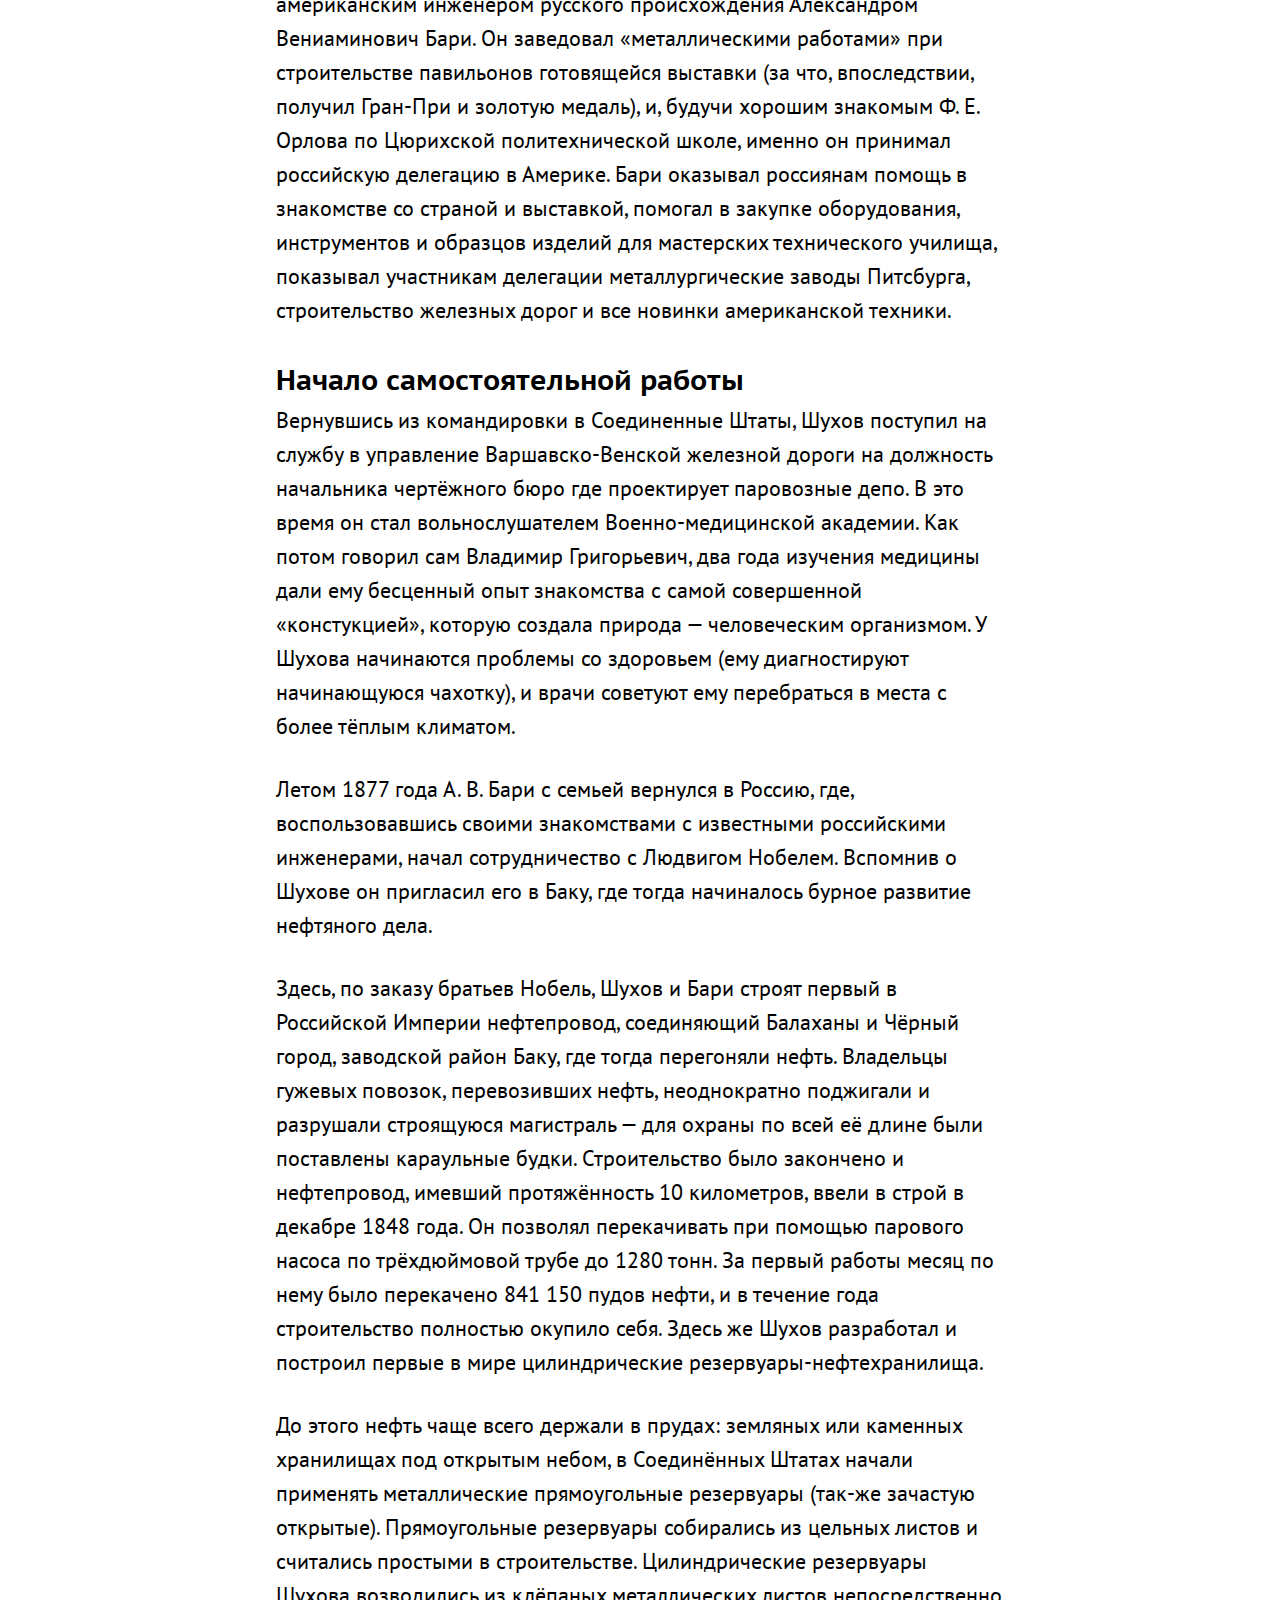
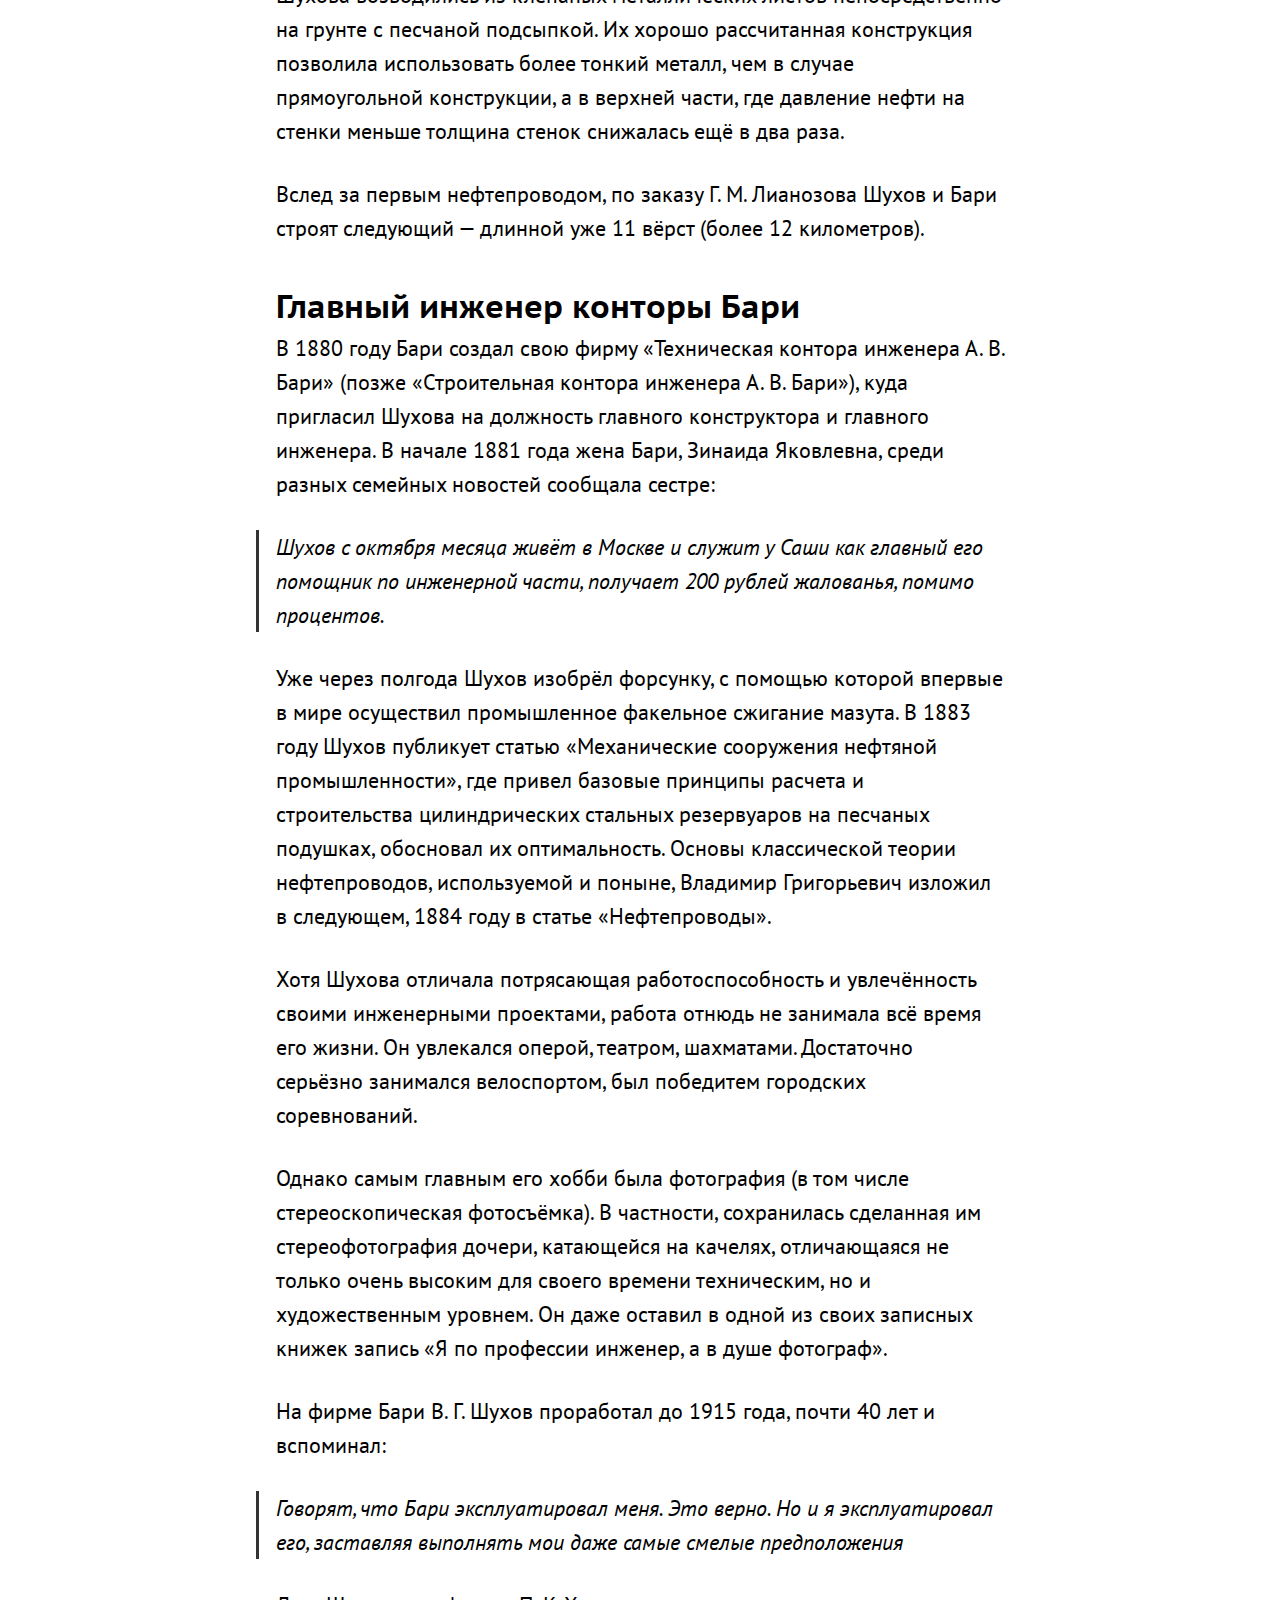
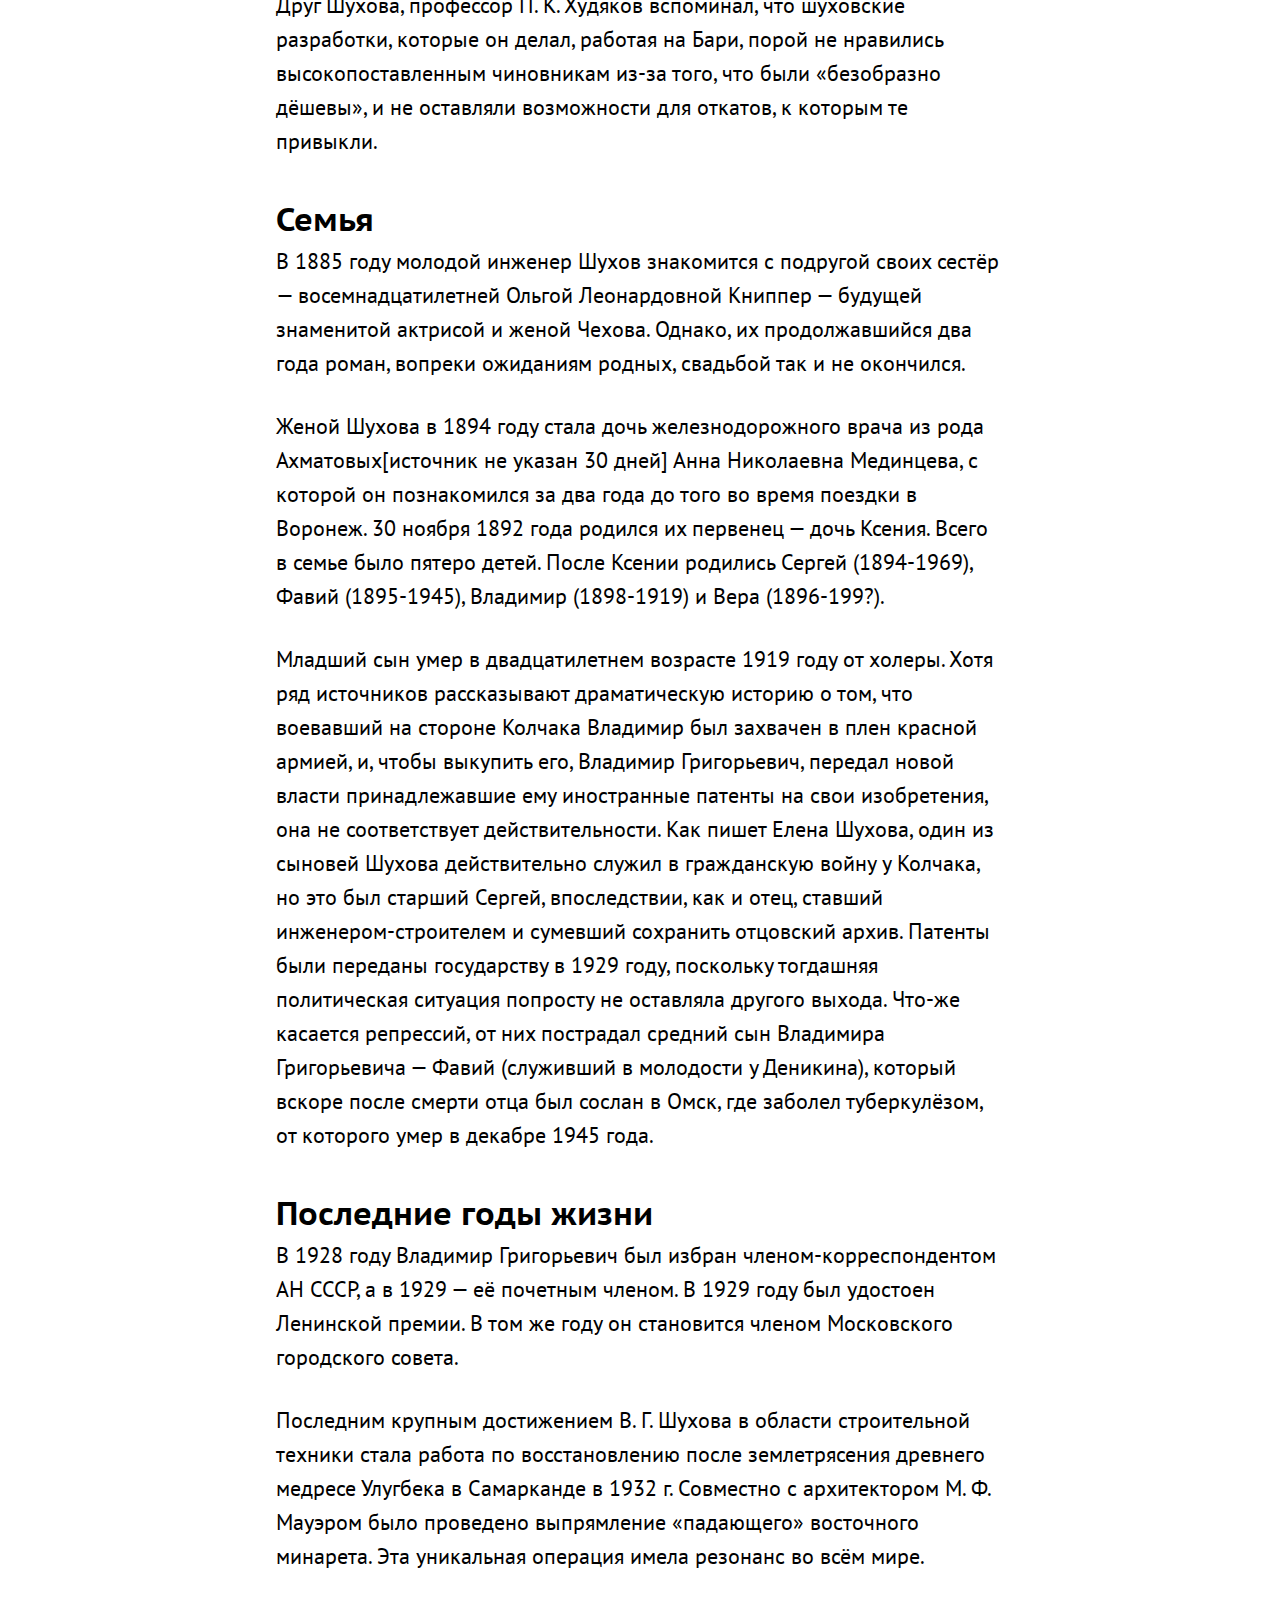
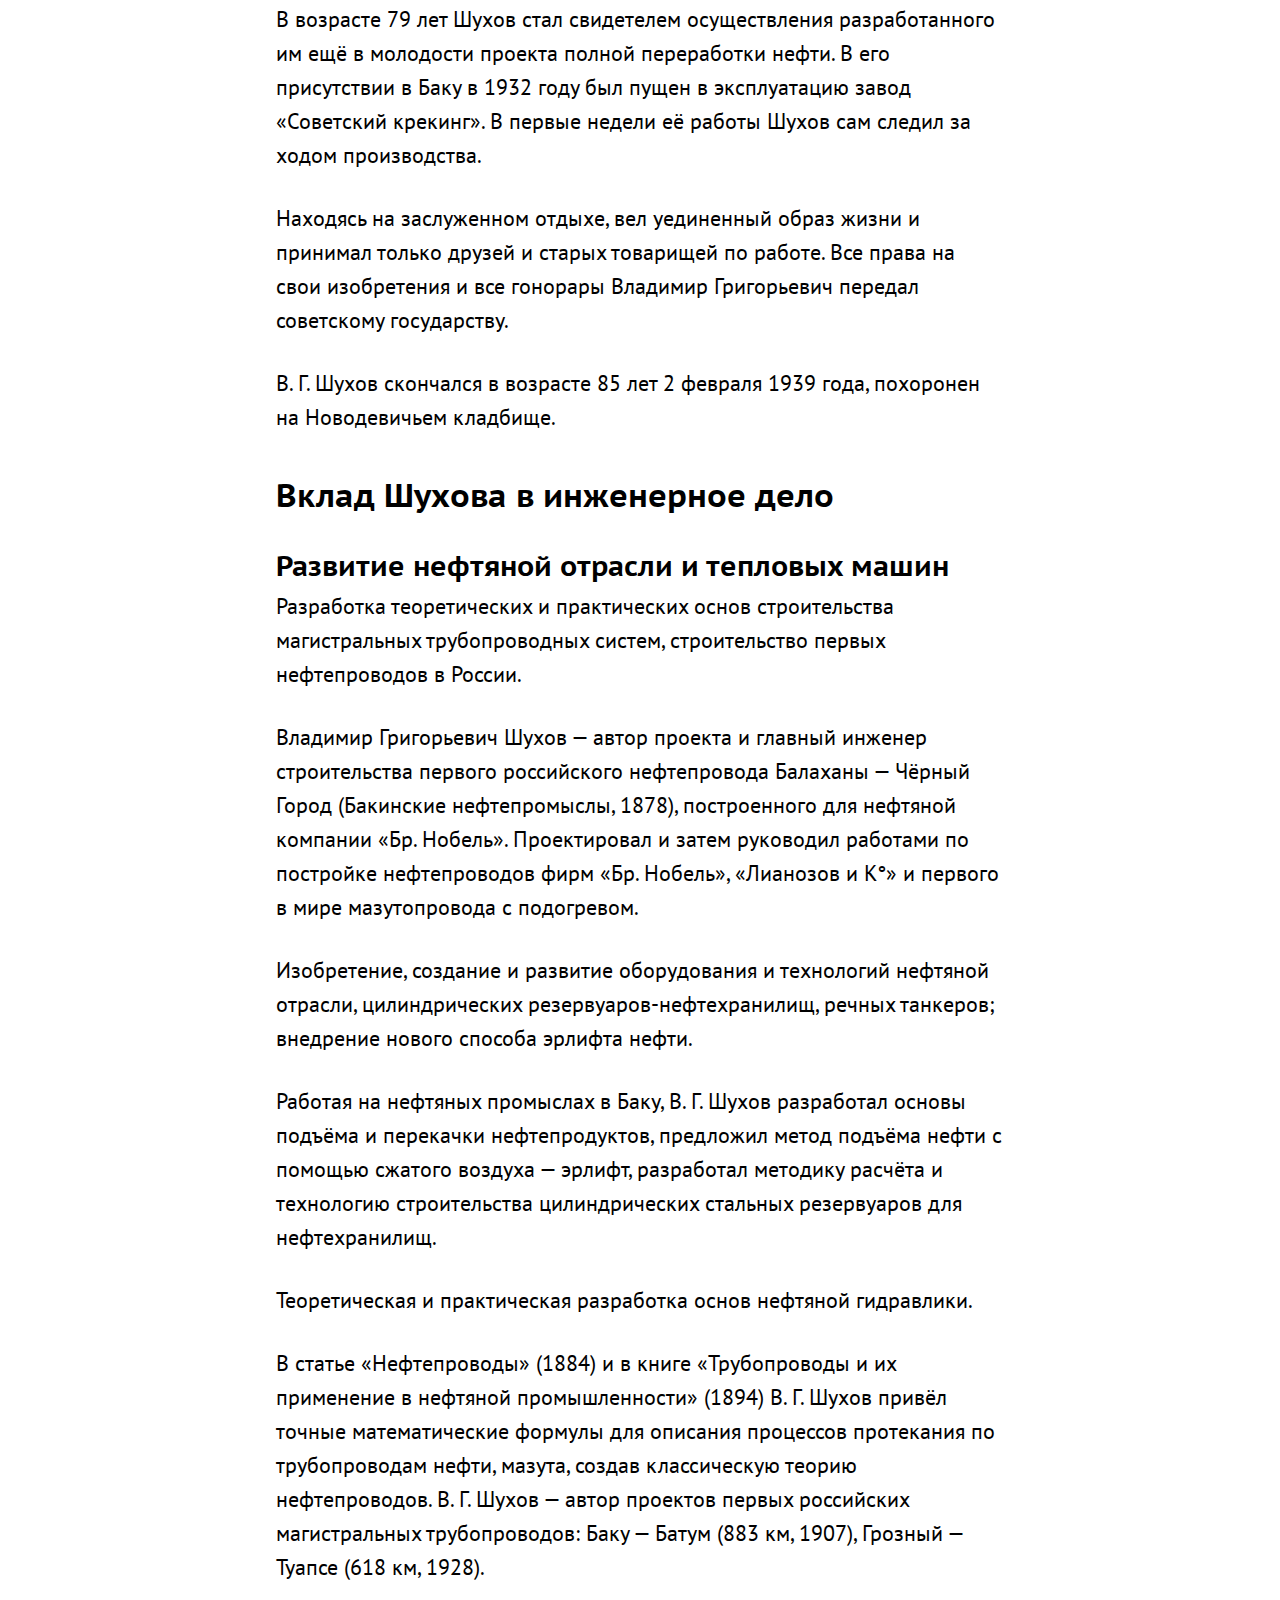
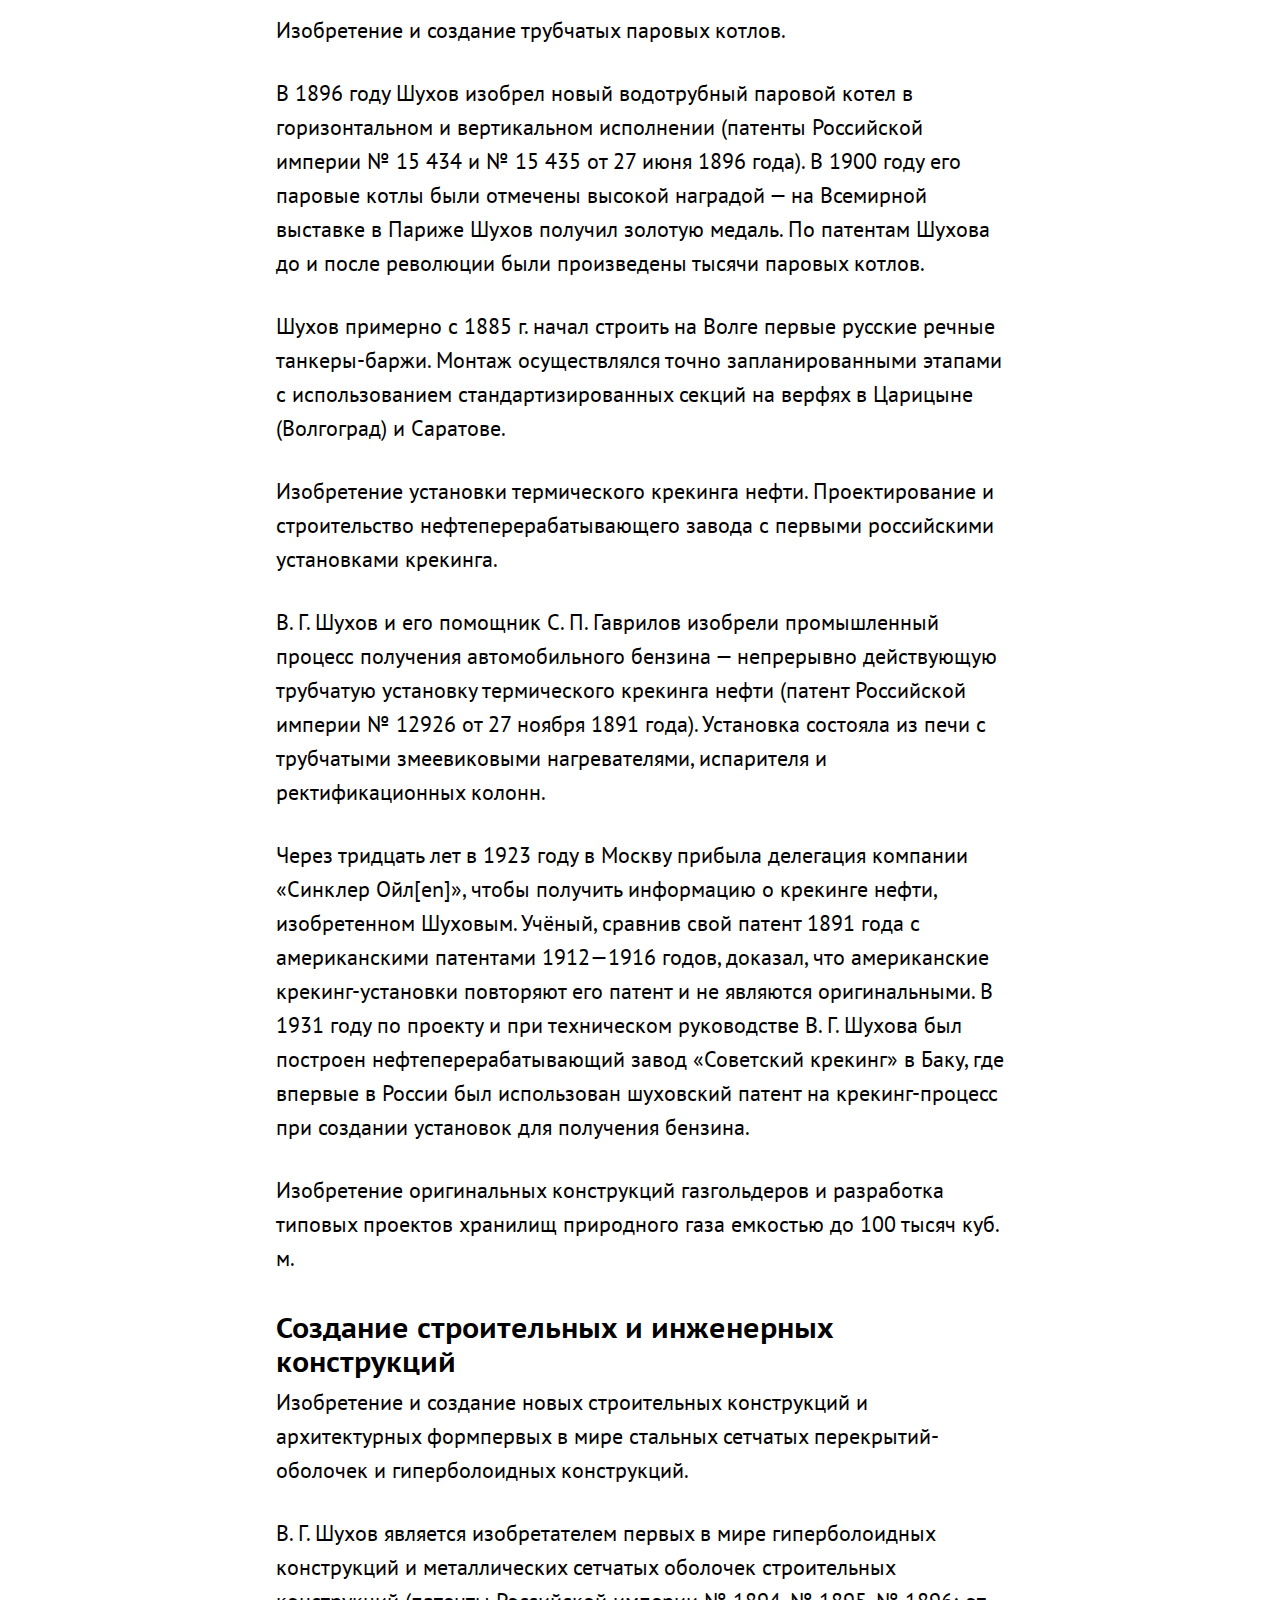
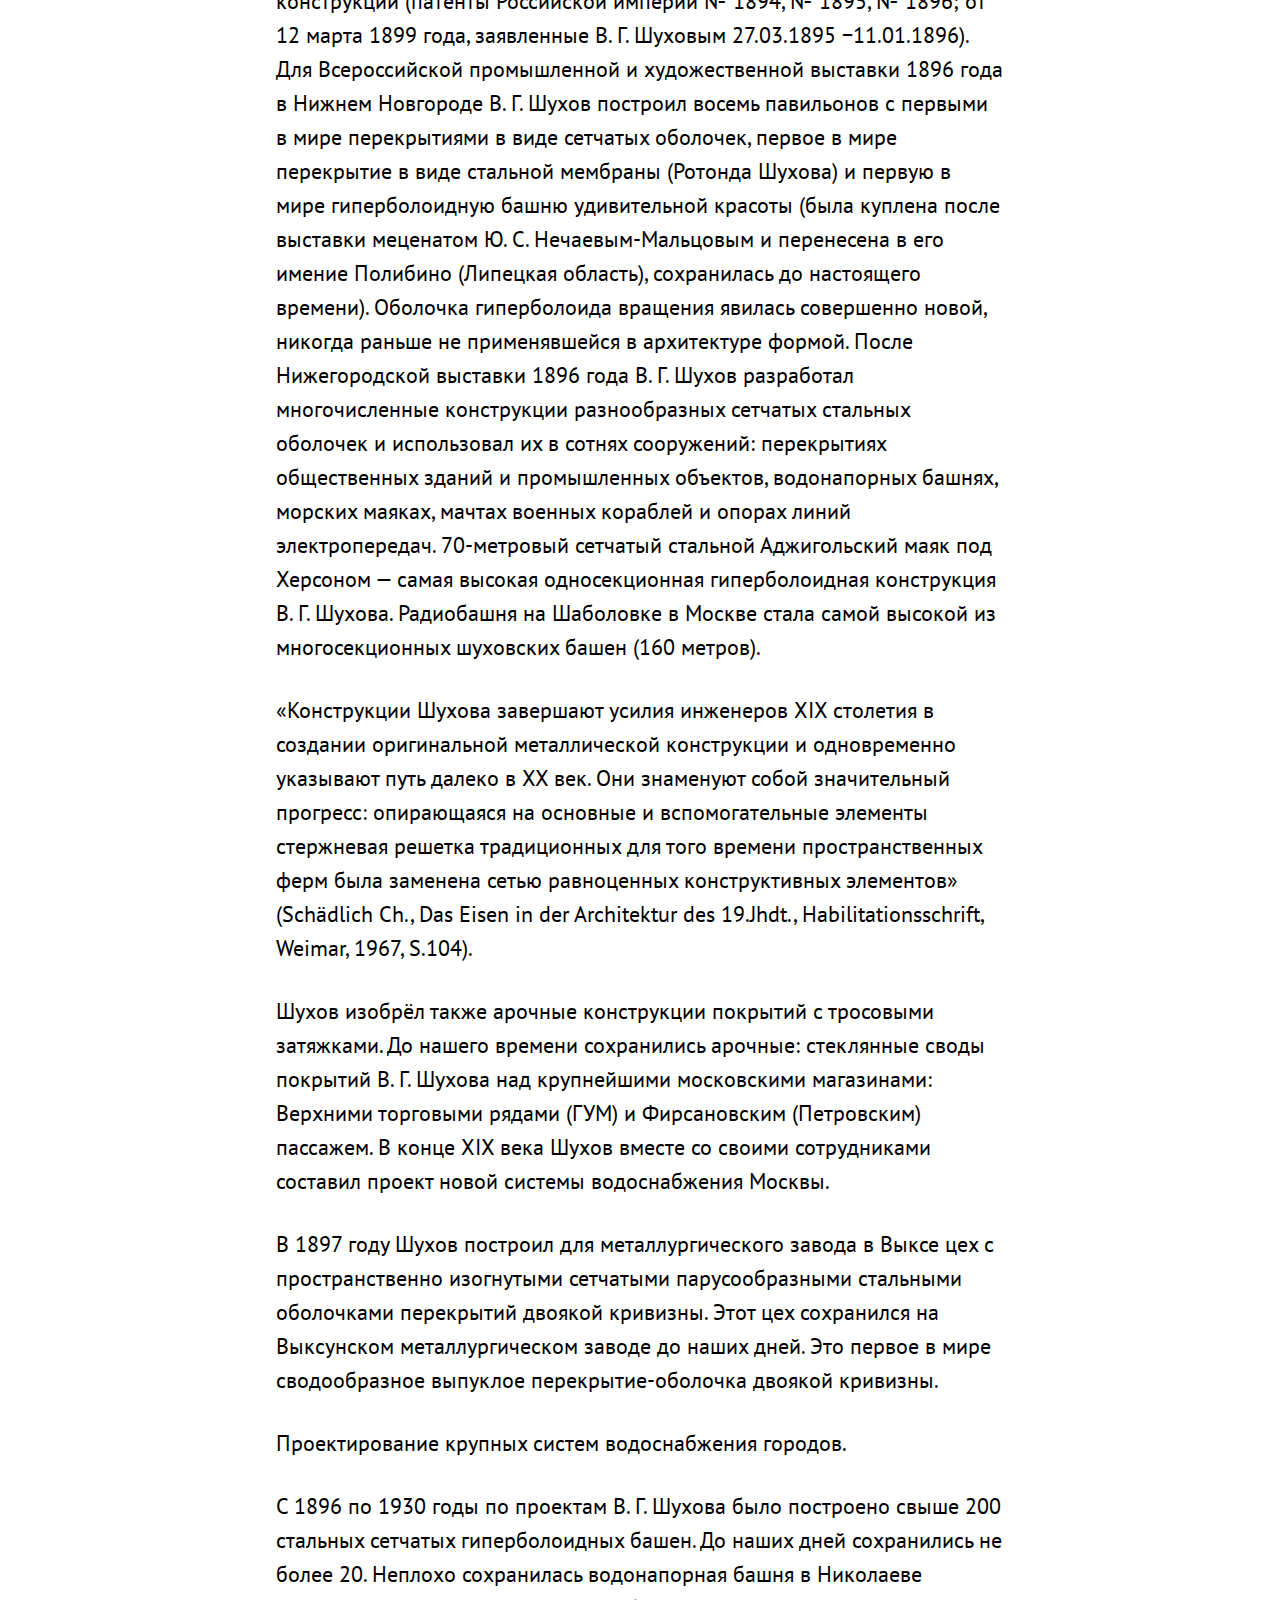
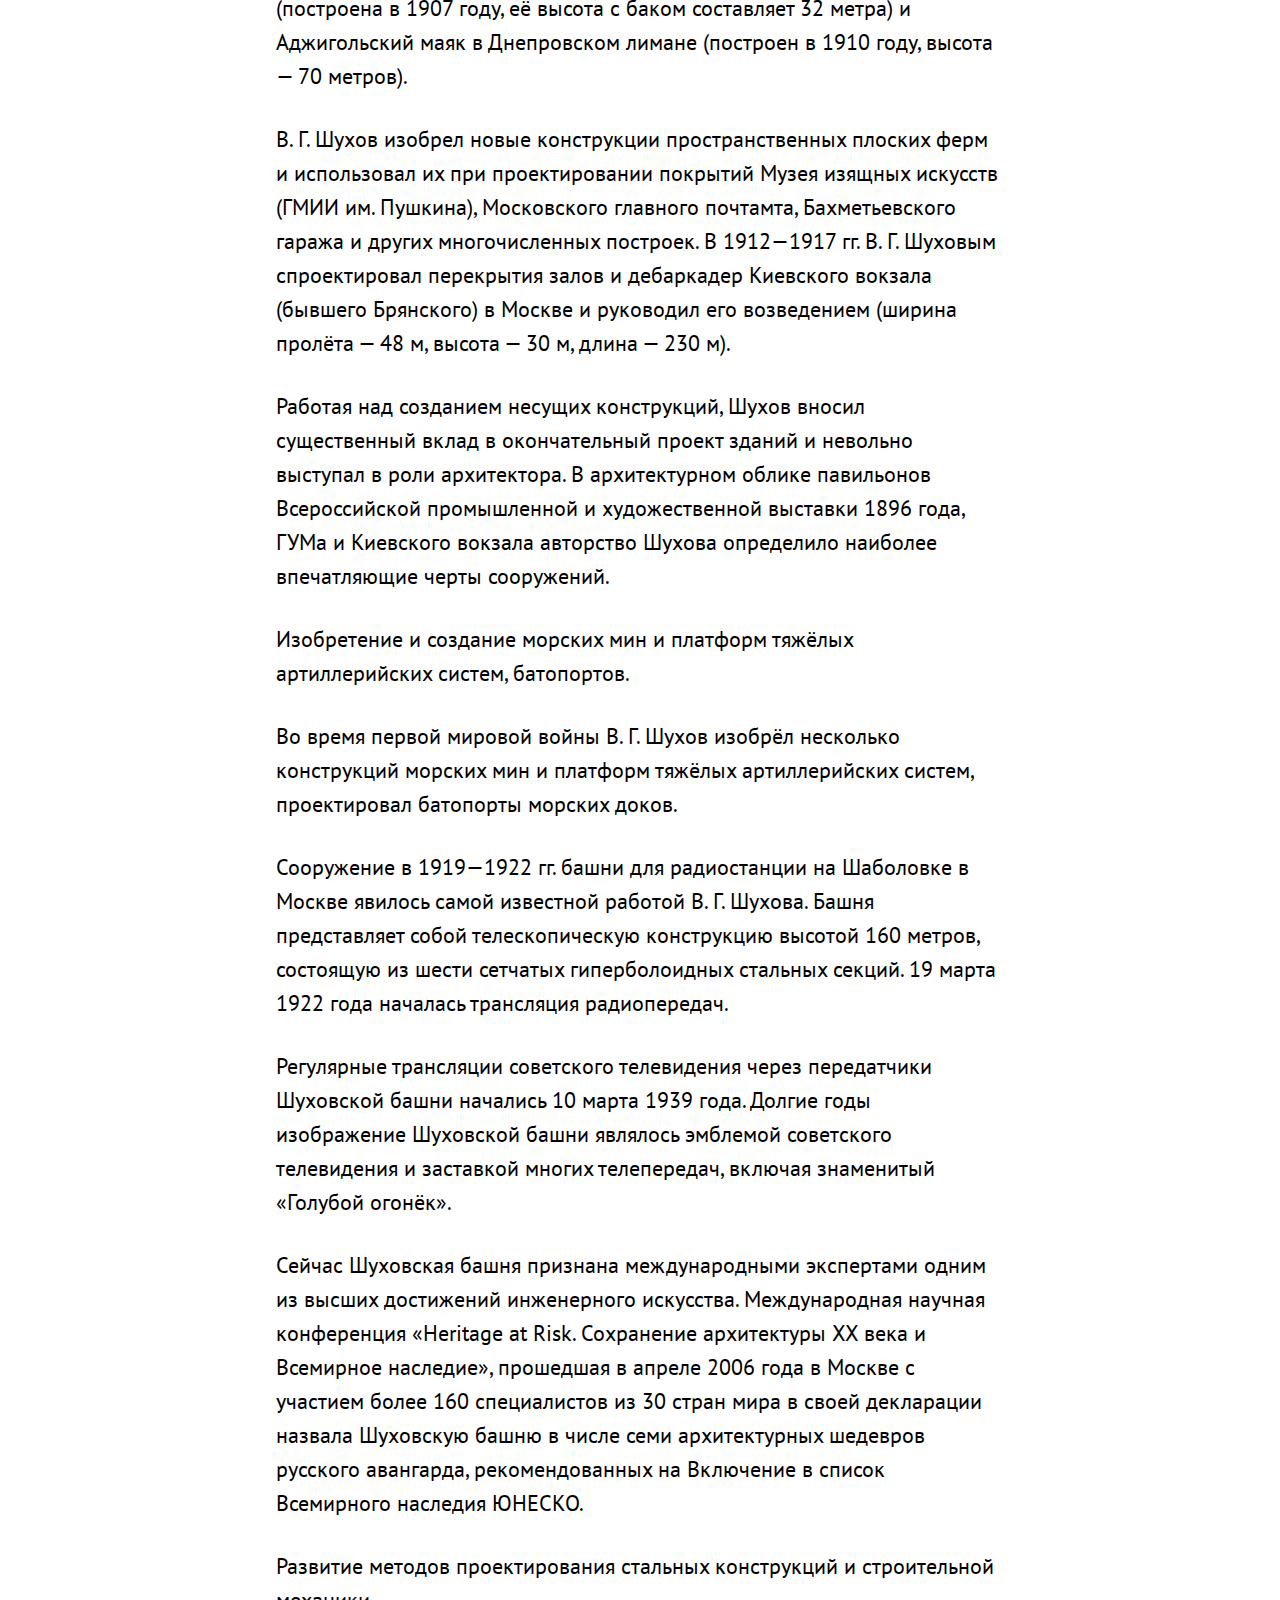
<file: paulaulf/shukhov.html>
<!DOCTYPE html>
<html>
  <head>
    <meta charset="utf-8">
    <title>Шухов Владимир Григорьевич</title>
    <link rel="stylesheet" href="stylesheets/style.css">
    <script src="javascripts/jquery-3.1.1.js" charset="utf-8"></script>
    <script src="javascripts/sidebar.js" charset="utf-8"></script>
    <script src="javascripts/gallery.js" charset="utf-8"></script>
  </head>
  <body>
    <nav class="menubar">
      <a class="logo" href="#"></a>
      <a href="">О проекте</a>
    </nav>

    <nav class="sidebar">
      <ul>
        <li>
          <a href="#s1">Владимир Шухов</a>
        </li>

        <li>
          <a href="#s2">Биография</a>
          <ul>
            <li>
              <a href="#s2s1">Родители, детство</a>
            </li>

            <li>
              <a href="#s2s2">Учёба</a>
            </li>

            <li>
              <a href="#s2s3">Начало самостоятельной работы</a>
            </li>
          </ul>
        </li>

        <li>
          <a href="#s3">Главный инженер конторы Бари</a>
        </li>

        <li>
          <a href="#s4">Семья</a>
        </li>

        <li>
          <a href="#s5">Последние годы жизни</a>
        </li>

        <li>
          <a href="#s6">Вклад Шухова в инженерное дело</a>

          <ul>
            <li>
              <a href="#s6s1">Развитие нефтяной отрасли и тепловых машин</a>
            </li>

            <li>
              <a href="#s6s2">Создание строительных и инженерных конструкций</a>
            </li>
          </ul>
        </li>

        <li>
          <a href="#s7">Названы в честь Шухова и носят его имя</a>
        </li>

        <li>
          <a href="#s8">Память</a>
        </li>

        <li>
          <a href="#s9">Библиография</a>
        </li>

        <li>
          <a href="#s10">Изобретения В. Г. Шухова</a>
        </li>
      </ul>
    </nav>

    <article>

    <h1 id="s1">Владимир Шухов</h1>
      <p>Влади́мир Григо́рьевич Шу́хов (<a target="_blank" href="https://ru.wikipedia.org/wiki/1853">1853</a>—<a target="_blank" href="https://ru.wikipedia.org/wiki/1939">1939</a>) — русский, <a target="_blank" href="https://ru.wikipedia.org/wiki/%D0%A1%D0%BE%D0%B2%D0%B5%D1%82%D1%81%D0%BA%D0%B8%D0%B9">советский</a> <a target="_blank" href="https://ru.wikipedia.org/wiki/%D0%98%D0%BD%D0%B6%D0%B5%D0%BD%D0%B5%D1%80">инженер</a>, <a target="_blank" href="https://ru.wikipedia.org/wiki/%D0%90%D1%80%D1%85%D0%B8%D1%82%D0%B5%D0%BA%D1%82%D0%BE%D1%80">архитектор</a>, <a target="_blank" href="https://ru.wikipedia.org/wiki/%D0%98%D0%B7%D0%BE%D0%B1%D1%80%D0%B5%D1%82%D0%B0%D1%82%D0%B5%D0%BB%D1%8C">изобретатель</a>, <a target="_blank" href="https://ru.wikipedia.org/wiki/%D0%A3%D1%87%D1%91%D0%BD%D1%8B%D0%B9">учёный</a>; член-корреспондент (1928) и почётный член (1929) <a target="_blank" href="https://ru.wikipedia.org/wiki/%D0%90%D0%BA%D0%B0%D0%B4%D0%B5%D0%BC%D0%B8%D1%8F_%D0%BD%D0%B0%D1%83%D0%BA_%D0%A1%D0%A1%D0%A1%D0%A0">Академии наук СССР</a>, лауреат <a target="_blank" href="https://ru.wikipedia.org/wiki/%D0%9B%D0%B0%D1%83%D1%80%D0%B5%D0%B0%D1%82%D1%8B_%D0%BF%D1%80%D0%B5%D0%BC%D0%B8%D0%B8_%D0%B8%D0%BC%D0%B5%D0%BD%D0%B8_%D0%92._%D0%98._%D0%9B%D0%B5%D0%BD%D0%B8%D0%BD%D0%B0">премии имени В. И. Ленина</a> (1929), <a target="_blank" href="https://ru.wikipedia.org/wiki/%D0%93%D0%B5%D1%80%D0%BE%D0%B9_%D0%A2%D1%80%D1%83%D0%B4%D0%B0">Герой Труда</a> (1932). Является автором проектов и техническим руководителем строительства <a target="_blank" href="https://ru.wikipedia.org/wiki/%D0%9F%D0%B5%D1%80%D0%B2%D1%8B%D0%B9_%D1%80%D0%BE%D1%81%D1%81%D0%B8%D0%B9%D1%81%D0%BA%D0%B8%D0%B9_%D0%BD%D0%B5%D1%84%D1%82%D0%B5%D0%BF%D1%80%D0%BE%D0%B2%D0%BE%D0%B4">первых российских нефтепроводов</a> (<a target="_blank" href="https://ru.wikipedia.org/wiki/1878">1878</a>) и <a target="_blank" href="https://ru.wikipedia.org/wiki/%D0%9D%D0%B5%D1%84%D1%82%D0%B5%D0%BF%D0%B5%D1%80%D0%B5%D1%80%D0%B0%D0%B1%D0%B0%D1%82%D1%8B%D0%B2%D0%B0%D1%8E%D1%89%D0%B8%D0%B9_%D0%B7%D0%B0%D0%B2%D0%BE%D0%B4">нефтеперерабатывающего завода</a> с первыми российскими установками <a target="_blank" href="https://ru.wikipedia.org/wiki/%D0%9A%D1%80%D0%B5%D0%BA%D0%B8%D0%BD%D0%B3">крекинга</a> нефти (<a target="_blank" href="https://ru.wikipedia.org/wiki/1931">1931</a>). Внёс выдающийся вклад в технологии <a target="_blank" href="https://ru.wikipedia.org/wiki/%D0%9D%D0%B5%D1%84%D1%82%D1%8C">нефтяной</a> промышленности и трубопроводного транспорта транспорта</a>.</p>
      <p>В. Г. Шухов первым в мире применил для строительства зданий и башен <a target="_blank" href="https://ru.wikipedia.org/wiki/%D0%A1%D0%B5%D1%82%D1%87%D0%B0%D1%82%D0%B0%D1%8F_%D0%BE%D0%B1%D0%BE%D0%BB%D0%BE%D1%87%D0%BA%D0%B0_(%D0%B0%D1%80%D1%85%D0%B8%D1%82%D0%B5%D0%BA%D1%82%D1%83%D1%80%D0%B0)">стальные сетчатые оболочки</a>. Впоследствии архитекторы <a target="_blank" href="https://ru.wikipedia.org/wiki/%D0%A5%D0%B0%D0%B9-%D1%82%D0%B5%D0%BA_(%D1%81%D1%82%D0%B8%D0%BB%D1%8C)">хай-тека</a>, знаменитые <a target="_blank" href="https://ru.wikipedia.org/wiki/%D0%A4%D1%83%D0%BB%D0%BB%D0%B5%D1%80,_%D0%91%D0%B0%D0%BA%D0%BC%D0%B8%D0%BD%D1%81%D1%82%D0%B5%D1%80">Бакминстер Фуллер</a> и <a target="_blank" href="https://ru.wikipedia.org/wiki/%D0%A4%D0%BE%D1%81%D1%82%D0%B5%D1%80,_%D0%9D%D0%BE%D1%80%D0%BC%D0%B0%D0%BD">Норман Фостер</a>, — окончательно внедрили <a target="_blank" href="https://ru.wikipedia.org/wiki/%D0%A1%D0%B5%D1%82%D1%87%D0%B0%D1%82%D0%B0%D1%8F_%D0%BE%D0%B1%D0%BE%D0%BB%D0%BE%D1%87%D0%BA%D0%B0_(%D0%B0%D1%80%D1%85%D0%B8%D1%82%D0%B5%D0%BA%D1%82%D1%83%D1%80%D0%B0)">сетчатые оболочки</a> в современную практику строительства, и в <a target="_blank" href="https://ru.wikipedia.org/wiki/XXI_%D0%B2%D0%B5%D0%BA">XXI веке</a> оболочки стали одним из главных средств формообразования <a target="_blank" href="https://ru.wikipedia.org/wiki/%D0%90%D0%B2%D0%B0%D0%BD%D0%B3%D0%B0%D1%80%D0%B4_(%D0%B8%D1%81%D0%BA%D1%83%D1%81%D1%81%D1%82%D0%B2%D0%BE)">авангардных</a> зданий. Шухов ввёл в архитектуру форму однополостного гиперболоида вращения, создав первые в мире <a target="_blank" href="https://ru.wikipedia.org/wiki/%D0%93%D0%B8%D0%BF%D0%B5%D1%80%D0%B1%D0%BE%D0%BB%D0%BE%D0%B8%D0%B4%D0%BD%D1%8B%D0%B5_%D0%BA%D0%BE%D0%BD%D1%81%D1%82%D1%80%D1%83%D0%BA%D1%86%D0%B8%D0%B8">гиперболоидные конструкции</a>.</p>

      <iframe width="auto" height="auto" src="https://www.youtube.com/embed/NMllaxuWp94" frameborder="0" allowfullscreen></iframe>

      <h2 id="s2">Биография</h2>
        <h3 id="s2s1">Родители, детство</h3>
          <p>Владимир Григорьевич Шухов родился в г. <a target="_blank" href="https://ru.wikipedia.org/wiki/%D0%93%D1%80%D0%B0%D0%B9%D0%B2%D0%BE%D1%80%D0%BE%D0%BD">Грайворон</a> в небогатой дворянской семье. Впервые один из предков Шухова по отцовской линии получил титул от <a target="_blank" href="https://ru.wikipedia.org/wiki/%D0%9F%D1%91%D1%82%D1%80_I">Петра I </a>за храбрость, проявленную в <a target="_blank" href="https://ru.wikipedia.org/wiki/%D0%9F%D0%BE%D0%BB%D1%82%D0%B0%D0%B2%D1%81%D0%BA%D0%B0%D1%8F_%D0%B1%D0%B8%D1%82%D0%B2%D0%B0">Полтавском сражении</a>, но это дворянство, по видимому, было <a target="_blank" href="https://ru.wikipedia.org/wiki/%D0%9B%D0%B8%D1%87%D0%BD%D0%BE%D0%B5_%D0%B4%D0%B2%D0%BE%D1%80%D1%8F%D0%BD%D1%81%D1%82%D0%B2%D0%BE">личным</a>. До наследственно дворянства дослужился дед Владимира Григорьевича, получивший его (согласно <a target="_blank" href="https://ru.wikipedia.org/wiki/%D0%A2%D0%B0%D0%B1%D0%B5%D0%BB%D1%8C_%D0%BE_%D1%80%D0%B0%D0%BD%D0%B3%D0%B0%D1%85">табели о рангах</a>) вместе с <a target="_blank" href="https://ru.wikipedia.org/wiki/%D0%9E%D0%B1%D0%B5%D1%80-%D0%BE%D1%84%D0%B8%D1%86%D0%B5%D1%80">обер-офицерским</a> званием. Впрочем это титул успел унаследовать только младший из его сыновей — Григорий Петрович Шухов, родившийся в 1827 (по другим сведениям — 1824) году — отцом Владимира Григорьевича. Григорий Петрович окончил юридический факультет <a target="_blank" href="https://ru.wikipedia.org/wiki/%D0%A5%D0%B0%D1%80%D1%8C%D0%BA%D0%BE%D0%B2%D1%81%D0%BA%D0%B8%D0%B9_%D1%83%D0%BD%D0%B8%D0%B2%D0%B5%D1%80%D1%81%D0%B8%D1%82%D0%B5%D1%82">Харьковского университета</a> и уже в 29 лет был произведён в <a target="_blank" href="https://ru.wikipedia.org/wiki/%D0%A2%D0%B8%D1%82%D1%83%D0%BB%D1%8F%D1%80%D0%BD%D1%8B%D0%B9_%D1%81%D0%BE%D0%B2%D0%B5%D1%82%D0%BD%D0%B8%D0%BA">титулярные советники</a>. За заслуги в <a target="_blank" href="https://ru.wikipedia.org/wiki/%D0%9A%D1%80%D1%8B%D0%BC%D1%81%D0%BA%D0%B0%D1%8F_%D0%B2%D0%BE%D0%B9%D0%BD%D0%B0">Крымской войне 1853—1856 гг.</a> он получил бронзовую медаль на <a target="_blank" href="https://ru.wikipedia.org/wiki/%D0%92%D0%BB%D0%B0%D0%B4%D0%B8%D0%BC%D0%B8%D1%80%D1%81%D0%BA%D0%B0%D1%8F_%D0%BB%D0%B5%D0%BD%D1%82%D0%B0">Владимирской ленте</a>.</p>
          <p>Мать Владимира Григорьевича, Вера Капитоновна, урождённая Пожидаева, происходила из более знатной семьи курских <a target="_blank" href="https://ru.wikipedia.org/wiki/%D0%9F%D0%BE%D0%BC%D0%B5%D1%89%D0%B8%D0%BA">помещиков</a>, имение которых находилось в <a target="_blank" href="https://ru.wikipedia.org/wiki/%D0%A9%D0%B8%D0%B3%D1%80%D0%BE%D0%B2%D1%81%D0%BA%D0%B8%D0%B9_%D1%83%D0%B5%D0%B7%D0%B4">Щигровском уезде</a> <a target="_blank" href="https://ru.wikipedia.org/wiki/%D0%9A%D1%83%D1%80%D1%81%D0%BA%D0%B0%D1%8F_%D0%B3%D1%83%D0%B1%D0%B5%D1%80%D0%BD%D0%B8%D1%8F">Курской губернии</a>. Её отец, подпоручик Капитон Михайлович Пожидаев скончался в 1848 году, на балу, куда отправился, не вылечившись после тяжёлого ранения, полученного на Кавказской войне. По сохранившимся воспоминанием В. Г. Шухова, кроме ума и красоты, его мать отличалась тяжёлым, деспотичным характером, а уровень благосостояния, который мог обеспечить Григорий Петрович, не бравший взяток на службе, не соответствовал тому, к чему она привыкла в детстве. Родители Владимира Григорьевича обвенчались в 1851 году, в 1852 году родилась его старшая сестра Надежда, а в 1853 году Григорий Петрович был назначен <a target="_blank" href="https://ru.wikipedia.org/wiki/%D0%93%D0%BE%D1%80%D0%BE%D0%B4%D0%BD%D0%B8%D1%87%D0%B8%D0%B9_(%D0%A0%D0%BE%D1%81%D1%81%D0%B8%D0%B9%D1%81%D0%BA%D0%B0%D1%8F_%D0%B8%D0%BC%D0%BF%D0%B5%D1%80%D0%B8%D1%8F)">городничим</a> в маленький уездный город Грайворон, до 1838 считавшемся слободой. Именно тут, 16 августа 1853 года и родился Владимир Григорьевич Шухов, о чём имеется запись в метрической книге Успенской церкви города Грайворона (хотя в ряде прижезненных источников, включая <a target="_blank" href="https://ru.wikipedia.org/wiki/%D0%AD%D0%BD%D1%86%D0%B8%D0%BA%D0%BB%D0%BE%D0%BF%D0%B5%D0%B4%D0%B8%D1%87%D0%B5%D1%81%D0%BA%D0%B8%D0%B9_%D1%81%D0%BB%D0%BE%D0%B2%D0%B0%D1%80%D1%8C_%D0%91%D1%80%D0%BE%D0%BA%D0%B3%D0%B0%D1%83%D0%B7%D0%B0_%D0%B8_%D0%95%D1%84%D1%80%D0%BE%D0%BD%D0%B0">Энциклопедический словарь Брокгауза и Ефрона</a> в качестве его года рождения указан 1854 год: и сам Шухов, и, в особенности, его мать, имели привычку путать даты).</p>
          <p>10 декабря 1853 года Г. П. Шухов сдаёт дела в Грайвороне и возвращается с семьёй в Курск. В 1856 году — под влиянием жены подаёт прошение о переводе в столицу, и Шуховы переезжают в Петербург. В начале 1860-х Григорий Петрович знакомится в Одессе, куда приехал в качестве инспектора, с <a target="_blank" href="https://ru.wikipedia.org/wiki/%D0%9F%D0%B8%D1%80%D0%BE%D0%B3%D0%BE%D0%B2,_%D0%9D%D0%B8%D0%BA%D0%BE%D0%BB%D0%B0%D0%B9_%D0%98%D0%B2%D0%B0%D0%BD%D0%BE%D0%B2%D0%B8%D1%87">Николаем Ивановичем Пироговым</a>, и, во многом под его влиянием, переходит на службу из финансового ведомства в Ведомство <a target="_blank" href="https://ru.wikipedia.org/wiki/%D0%92%D0%B5%D0%B4%D0%BE%D0%BC%D1%81%D1%82%D0%B2%D0%BE_%D1%83%D1%87%D1%80%D0%B5%D0%B6%D0%B4%D0%B5%D0%BD%D0%B8%D0%B9_%D0%B8%D0%BC%D0%BF%D0%B5%D1%80%D0%B0%D1%82%D1%80%D0%B8%D1%86%D1%8B_%D0%9C%D0%B0%D1%80%D0%B8%D0%B8">учреждений императрицы Марии</a>, занимавшшеся учебными, медицинскими и благотворительными заведениями. Однако на маленького Володю и его сестру эти перемещения родителей оказывают не сильное влияние — они воспитываются у бабушки, в Пожидаевке.</p>
          <p>Именно бабушка научила четырёхлетнего Володю Шухова читать. С детства будущий инженер проявляет тягу к конструированию, устраивает возле дома фонтан, строит на ручье маленькую действующую <a target="_blank" href="https://ru.wikipedia.org/wiki/%D0%92%D0%BE%D0%B4%D1%8F%D0%BD%D0%B0%D1%8F_%D0%BC%D0%B5%D0%BB%D1%8C%D0%BD%D0%B8%D1%86%D0%B0">водяную мельницу</a>… А в 1860 году оец берёт с собой детей в гости к академику астроному <a target="_blank" href="https://ru.wikipedia.org/wiki/%D0%9A%D0%BD%D0%BE%D1%80%D1%80%D0%B5,_%D0%9A%D0%B0%D1%80%D0%BB_%D0%A5%D1%80%D0%B8%D1%81%D1%82%D0%BE%D1%84%D0%BE%D1%80%D0%BE%D0%B2%D0%B8%D1%87">Карлу Христофоровичу Кнорре</a>. Посещение обсерватории Кнорре произвело на мальчика сильное впечатление, именно с него началось серьёзное увлечении Володи естественными науками.</p>

        <h3 id="s2s2">Учёба</h3>
          <p>В 1863 году Владимир Шухов покидает Пожидаевку (которую вскоре пришлось продать) и приезжает в Петербург к родителям. Здесь он поступает в Пятую Санкт-Петербургскую гимназияю, где в то время преподавал выдающийся учёный и педагог К. Д. Краевич. Уже в гимназии проявились его способности к точным наукам, особенно к математике. В 13 лет, будучи гимназистом четвёртого класса, он нашёл собственное оригинальное доказательство теоремы Пифагора. Краевич похвалил гимназиста Шухова за оригинальное и краткое доказательство, но, со словами о том, что Пифагор жил более 2000 лет назад, и надо было, уважая предшественников, сначала изложить его доказательство, снизил оценку.</p>
          <p>По окончании гимназии, в 1871 году Шухов, по совету отца, поступил на инженерно-механическое отделение Императорского Московское техническое училище (ныне Московский государственный технический университет имени Н. Э. Баумана). ИМТУ в то время было передовым учебным заведением, в котором большое внимание уделялось математической подготовке и, при этом, студенты знакомились с практическим производством — обучались в мастерских: токарных (по дереву и металлу), слесарной, модельной, литейной, кузнечной и т. д. Математику в училище преподавал Алексей Васильевич Летников, теоретическую механику, ставший в 1872 году доцентом будущий «отец аэродинамики» Н. Е. Жуковский, а практическую механику (с того же года) — профессор Ф. Е. Орлов. Среди друзей и однокашников Шухова был и будущий профессор Пётр Кондратьевич Худяков (1858—1935), вундеркинд, поступивший на подготовительные курсы ИМТУ, когда ему ещё не было одиннадцати. Подобно другим студентам, Шухов старается поддерживать контакты с основателем петербургской математической школы академиком П. Ф. Чебышёвым. В последний год обучения студент Шухов зарегестрировал своё первое изобретение — паровую форсунку («прибор, производящий разбрызгивание мазута в топках, используя упругость водяных паров»). Такая форсунка не только стала впоследствии одной из «изюминок» паровых котлов «Конторы инженера Бари», но и, спустя 21 год, в 1897, украсила обложку книги Д. И. Менделеева «Основы фабрично-заводской промышленности». Талантливый студент был замечен преподавателями. В частности, после окончания в 1876 году (с отличием) училища ему было предложено место ассистента у Чебышева (от которого он отказался), а в составе научной делегации он был направлен для ознакомления с достижениями промышленности в США — на Всемирную выставку.</p>
          <p>Именно тогда, на Всемирной выставке Шухов познакомился с американским инженером русского происхождения Александром Вениаминович Бари. Он заведовал «металлическими работами» при строительстве павильонов готовящейся выставки (за что, впоследствии, получил Гран-При и золотую медаль), и, будучи хорошим знакомым Ф. Е. Орлова по Цюрихской политехнической школе, именно он принимал российскую делегацию в Америке. Бари оказывал россиянам помощь в знакомстве со страной и выставкой, помогал в закупке оборудования, инструментов и образцов изделий для мастерских технического училища, показывал участникам делегации металлургические заводы Питсбурга, строительство железных дорог и все новинки американской техники.</p>

        <h3 id="s2s3">Начало самостоятельной работы</h3>
          <p>Вернувшись из командировки в Соединенные Штаты, Шухов поступил на службу в управление Варшавско-Венской железной дороги на должность начальника чертёжного бюро где проектирует паровозные депо. В это время он стал вольнослушателем Военно-медицинской академии. Как потом говорил сам Владимир Григорьевич, два года изучения медицины дали ему бесценный опыт знакомства с самой совершенной «констукцией», которую создала природа — человеческим организмом. У Шухова начинаются проблемы со здоровьем (ему диагностируют начинающуюся чахотку), и врачи советуют ему перебраться в места с более тёплым климатом.</p>
          <p>Летом 1877 года А. В. Бари с семьей вернулся в Россию, где, воспользовавшись своими знакомствами с известными российскими инженерами, начал сотрудничество с Людвигом Нобелем. Вспомнив о Шухове он пригласил его в Баку, где тогда начиналось бурное развитие нефтяного дела.</p>
          <p>Здесь, по заказу братьев Нобель, Шухов и Бари строят первый в Российской Империи нефтепровод, соединяющий Балаханы и Чёрный город, заводской район Баку, где тогда перегоняли нефть. Владельцы гужевых повозок, перевозивших нефть, неоднократно поджигали и разрушали строящуюся магистраль — для охраны по всей её длине были поставлены караульные будки. Строительство было закончено и нефтепровод, имевший протяжённость 10 километров, ввели в строй в декабре 1848 года. Он позволял перекачивать при помощью парового насоса по трёхдюймовой трубе до 1280 тонн. За первый работы месяц по нему было перекачено 841 150 пудов нефти, и в течение года строительство полностью окупило себя. Здесь же Шухов разработал и построил первые в мире цилиндрические резервуары-нефтехранилища.</p>
          <p>До этого нефть чаще всего держали в прудах: земляных или каменных хранилищах под открытым небом, в Соединённых Штатах начали применять металлические прямоугольные резервуары (так-же зачастую открытые). Прямоугольные резервуары собирались из цельных листов и считались простыми в строительстве. Цилиндрические резервуары Шухова возводились из клёпаных металлических листов непосредственно на грунте с песчаной подсыпкой. Их хорошо рассчитанная конструкция позволила использовать более тонкий металл, чем в случае прямоугольной конструкции, а в верхней части, где давление нефти на стенки меньше толщина стенок снижалась ещё в два раза.</p>
          <p>Вслед за первым нефтепроводом, по заказу Г. М. Лианозова Шухов и Бари строят следующий — длинной уже 11 вёрст (более 12 километров).</p>

      <h2 id="s3">Главный инженер конторы Бари</h2>
        <p>В 1880 году Бари создал свою фирму «Техническая контора инженера А. В. Бари» (позже «Строительная контора инженера А. В. Бари»), куда пригласил Шухова на должность главного конструктора и главного инженера. В начале 1881 года жена Бари, Зинаида Яковлевна, среди разных семейных новостей сообщала сестре:</p>
        <blockquote>Шухов с октября месяца живёт в Москве и служит у Саши как главный его помощник по инженерной части, получает 200 рублей жалованья, помимо процентов.</blockquote>
        <p>Уже через полгода Шухов изобрёл форсунку, с помощью которой впервые в мире осуществил промышленное факельное сжигание мазута. В 1883 году Шухов публикует статью «Механические сооружения нефтяной промышленности», где привел базовые принципы расчета и строительства цилиндрических стальных резервуаров на песчаных подушках, обосновал их оптимальность. Основы классической теории нефтепроводов, используемой и поныне, Владимир Григорьевич изложил в следующем, 1884 году в статье «Нефтепроводы».</p>
        <p>Хотя Шухова отличала потрясающая работоспособность и увлечённость своими инженерными проектами, работа отнюдь не занимала всё время его жизни. Он увлекался оперой, театром, шахматами. Достаточно серьёзно занимался велоспортом, был победитем городских соревнований.</p>
        <p>Однако самым главным его хобби была фотография (в том числе стереоскопическая фотосъёмка). В частности, сохранилась сделанная им стереофотография дочери, катающейся на качелях, отличающаяся не только очень высоким для своего времени техническим, но и художественным уровнем. Он даже оставил в одной из своих записных книжек запись «Я по профессии инженер, а в душе фотограф».</p>
        <p>На фирме Бари В. Г. Шухов проработал до 1915 года, почти 40 лет и вспоминал:</p>
        <blockquote>Говорят, что Бари эксплуатировал меня. Это верно. Но и я эксплуатировал его, заставляя выполнять мои даже самые смелые предположения</blockquote>
        <p>Друг Шухова, профессор П. К. Худяков вспоминал, что шуховские разработки, которые он делал, работая на Бари, порой не нравились высокопоставленным чиновникам из-за того, что были «безобразно дёшевы», и не оставляли возможности для откатов, к которым те привыкли.</p>

      <h2 id="s4">Семья</h2>
        <p>В 1885 году молодой инженер Шухов знакомится с подругой своих сестёр — восемнадцатилетней Ольгой Леонардовной Книппер — будущей знаменитой актрисой и женой Чехова. Однако, их продолжавшийся два года роман, вопреки ожиданиям родных, свадьбой так и не окончился.</p>
        <p>Женой Шухова в 1894 году стала дочь железнодорожного врача из рода Ахматовых[источник не указан 30 дней] Анна Николаевна Мединцева, с которой он познакомился за два года до того во время поездки в Воронеж. 30 ноября 1892 года родился их первенец — дочь Ксения. Всего в семье было пятеро детей. После Ксении родились Сергей (1894-1969), Фавий (1895-1945), Владимир (1898-1919) и Вера (1896-199?).</p>
        <p>Младший сын умер в двадцатилетнем возрасте 1919 году от холеры. Хотя ряд источников рассказывают драматическую историю о том, что воевавший на стороне Колчака Владимир был захвачен в плен красной армией, и, чтобы выкупить его, Владимир Григорьевич, передал новой власти принадлежавшие ему иностранные патенты на свои изобретения, она не соответствует действительности. Как пишет Елена Шухова, один из сыновей Шухова действительно служил в гражданскую войну у Колчака, но это был старший Сергей, впоследствии, как и отец, ставший инженером-строителем и сумевший сохранить отцовский архив. Патенты были переданы государству в 1929 году, поскольку тогдашняя политическая ситуация попросту не оставляла другого выхода. Что-же касается репрессий, от них пострадал средний сын Владимира Григорьевича — Фавий (служивший в молодости у Деникина), который вскоре после смерти отца был сослан в Омск, где заболел туберкулёзом, от которого умер в декабре 1945 года.</p>

      <h2 id="s5">Последние годы жизни</h2>
        <p>В 1928 году Владимир Григорьевич был избран членом-корреспондентом АН СССР, а в 1929 — её почетным членом. В 1929 году был удостоен Ленинской премии. В том же году он становится членом Московского городского совета.</p>
        <p>Последним крупным достижением В. Г. Шухова в области строительной техники стала работа по восстановлению после землетрясения древнего медресе Улугбека в Самарканде в 1932 г. Совместно с архитектором М. Ф. Мауэром было проведено выпрямление «падающего» восточного минарета. Эта уникальная операция имела резонанс во всём мире.</p>
        <p>В возрасте 79 лет Шухов стал свидетелем осуществления разработанного им ещё в молодости проекта полной переработки нефти. В его присутствии в Баку в 1932 году был пущен в эксплуатацию завод «Советский крекинг». В первые недели её работы Шухов сам следил за ходом производства.</p>
        <p>Находясь на заслуженном отдыхе, вел уединенный образ жизни и принимал только друзей и старых товарищей по работе. Все права на свои изобретения и все гонорары Владимир Григорьевич передал советскому государству.</p>
        <p>В. Г. Шухов скончался в возрасте 85 лет 2 февраля 1939 года, похоронен на Новодевичьем кладбище.</p>

      <h2 id="s6">Вклад Шухова в инженерное дело</h2>
        <h3 id="s6s1">Развитие нефтяной отрасли и тепловых машин</h3>
          <p>Разработка теоретических и практических основ строительства магистральных трубопроводных систем, строительство первых нефтепроводов в России.</p>
          <p>Владимир Григорьевич Шухов — автор проекта и главный инженер строительства первого российского нефтепровода Балаханы — Чёрный Город (Бакинские нефтепромыслы, 1878), построенного для нефтяной компании «Бр. Нобель». Проектировал и затем руководил работами по постройке нефтепроводов фирм «Бр. Нобель», «Лианозов и К°» и первого в мире мазутопровода с подогревом.</p>
          <p>Изобретение, создание и развитие оборудования и технологий нефтяной отрасли, цилиндрических резервуаров-нефтехранилищ, речных танкеров; внедрение нового способа эрлифта нефти.</p>
          <p>Работая на нефтяных промыслах в Баку, В. Г. Шухов разработал основы подъёма и перекачки нефтепродуктов, предложил метод подъёма нефти с помощью сжатого воздуха — эрлифт, разработал методику расчёта и технологию строительства цилиндрических стальных резервуаров для нефтехранилищ.</p>
          <p>Теоретическая и практическая разработка основ нефтяной гидравлики.</p>
          <p>В статье «Нефтепроводы» (1884) и в книге «Трубопроводы и их применение в нефтяной промышленности» (1894) В. Г. Шухов привёл точные математические формулы для описания процессов протекания по трубопроводам нефти, мазута, создав классическую теорию нефтепроводов. В. Г. Шухов — автор проектов первых российских магистральных трубопроводов: Баку — Батум (883 км, 1907), Грозный — Туапсе (618 км, 1928).</p>
          <p>Изобретение и создание трубчатых паровых котлов.</p>
          <p>В 1896 году Шухов изобрел новый водотрубный паровой котел в горизонтальном и вертикальном исполнении (патенты Российской империи № 15 434 и № 15 435 от 27 июня 1896 года). В 1900 году его паровые котлы были отмечены высокой наградой — на Всемирной выставке в Париже Шухов получил золотую медаль. По патентам Шухова до и после революции были произведены тысячи паровых котлов.</p>
          <p>Шухов примерно с 1885 г. начал строить на Волге первые русские речные танкеры-баржи. Монтаж осуществлялся точно запланированными этапами с использованием стандартизированных секций на верфях в Царицыне (Волгоград) и Саратове.</p>
          <p>Изобретение установки термического крекинга нефти. Проектирование и строительство нефтеперерабатывающего завода с первыми российскими установками крекинга.</p>
          <p>В. Г. Шухов и его помощник С. П. Гаврилов изобрели промышленный процесс получения автомобильного бензина — непрерывно действующую трубчатую установку термического крекинга нефти (патент Российской империи № 12926 от 27 ноября 1891 года). Установка состояла из печи с трубчатыми змеевиковыми нагревателями, испарителя и ректификационных колонн.</p>
          <p>Через тридцать лет в 1923 году в Москву прибыла делегация компании «Синклер Ойл[en]», чтобы получить информацию о крекинге нефти, изобретенном Шуховым. Учёный, сравнив свой патент 1891 года с американскими патентами 1912—1916 годов, доказал, что американские крекинг-установки повторяют его патент и не являются оригинальными. В 1931 году по проекту и при техническом руководстве В. Г. Шухова был построен нефтеперерабатывающий завод «Советский крекинг» в Баку, где впервые в России был использован шуховский патент на крекинг-процесс при создании установок для получения бензина.</p>
          <p>Изобретение оригинальных конструкций газгольдеров и разработка типовых проектов хранилищ природного газа емкостью до 100 тысяч куб. м.</p>

        <h3 id="s6s2">Создание строительных и инженерных конструкций</h3>
          <p>Изобретение и создание новых строительных конструкций и архитектурных формпервых в мире стальных сетчатых перекрытий-оболочек и гиперболоидных конструкций.</p>
          <p>В. Г. Шухов является изобретателем первых в мире гиперболоидных конструкций и металлических сетчатых оболочек строительных конструкций (патенты Российской империи № 1894, № 1895, № 1896; от 12 марта 1899 года, заявленные В. Г. Шуховым 27.03.1895 −11.01.1896). Для Всероссийской промышленной и художественной выставки 1896 года в Нижнем Новгороде В. Г. Шухов построил восемь павильонов с первыми в мире перекрытиями в виде сетчатых оболочек, первое в мире перекрытие в виде стальной мембраны (Ротонда Шухова) и первую в мире гиперболоидную башню удивительной красоты (была куплена после выставки меценатом Ю. С. Нечаевым-Мальцовым и перенесена в его имение Полибино (Липецкая область), сохранилась до настоящего времени). Оболочка гиперболоида вращения явилась совершенно новой, никогда раньше не применявшейся в архитектуре формой. После Нижегородской выставки 1896 года В. Г. Шухов разработал многочисленные конструкции разнообразных сетчатых стальных оболочек и использовал их в сотнях сооружений: перекрытиях общественных зданий и промышленных объектов, водонапорных башнях, морских маяках, мачтах военных кораблей и опорах линий электропередач. 70-метровый сетчатый стальной Аджигольский маяк под Херсоном — самая высокая односекционная гиперболоидная конструкция В. Г. Шухова. Радиобашня на Шаболовке в Москве стала самой высокой из многосекционных шуховских башен (160 метров).</p>
          <p>«Конструкции Шухова завершают усилия инженеров XIX столетия в создании оригинальной металлической конструкции и одновременно указывают путь далеко в XX век. Они знаменуют собой значительный прогресс: опирающаяся на основные и вспомогательные элементы стержневая решетка традиционных для того времени пространственных ферм была заменена сетью равноценных конструктивных элементов» (Schädlich Ch., Das Eisen in der Architektur des 19.Jhdt., Habilitationsschrift, Weimar, 1967, S.104).</p>
          <p>Шухов изобрёл также арочные конструкции покрытий с тросовыми затяжками. До нашего времени сохранились арочные: стеклянные своды покрытий В. Г. Шухова над крупнейшими московскими магазинами: Верхними торговыми рядами (ГУМ) и Фирсановским (Петровским) пассажем. В конце XIX века Шухов вместе со своими сотрудниками составил проект новой системы водоснабжения Москвы.</p>
          <p>В 1897 году Шухов построил для металлургического завода в Выксе цех с пространственно изогнутыми сетчатыми парусообразными стальными оболочками перекрытий двоякой кривизны. Этот цех сохранился на Выксунском металлургическом заводе до наших дней. Это первое в мире сводообразное выпуклое перекрытие-оболочка двоякой кривизны.</p>
          <p>Проектирование крупных систем водоснабжения городов.</p>
          <p>С 1896 по 1930 годы по проектам В. Г. Шухова было построено свыше 200 стальных сетчатых гиперболоидных башен. До наших дней сохранились не более 20. Неплохо сохранилась водонапорная башня в Николаеве (построена в 1907 году, её высота с баком составляет 32 метра) и Аджигольский маяк в Днепровском лимане (построен в 1910 году, высота — 70 метров).</p>
          <p>В. Г. Шухов изобрел новые конструкции пространственных плоских ферм и использовал их при проектировании покрытий Музея изящных искусств (ГМИИ им. Пушкина), Московского главного почтамта, Бахметьевского гаража и других многочисленных построек. В 1912—1917 гг. В. Г. Шуховым спроектировал перекрытия залов и дебаркадер Киевского вокзала (бывшего Брянского) в Москве и руководил его возведением (ширина пролёта — 48 м, высота — 30 м, длина — 230 м).</p>
          <p>Работая над созданием несущих конструкций, Шухов вносил существенный вклад в окончательный проект зданий и невольно выступал в роли архитектора. В архитектурном облике павильонов Всероссийской промышленной и художественной выставки 1896 года, ГУМа и Киевского вокзала авторство Шухова определило наиболее впечатляющие черты сооружений.</p>
          <p>Изобретение и создание морских мин и платформ тяжёлых артиллерийских систем, батопортов.</p>
          <p>Во время первой мировой войны В. Г. Шухов изобрёл несколько конструкций морских мин и платформ тяжёлых артиллерийских систем, проектировал батопорты морских доков.</p>
          <p>Сооружение в 1919—1922 гг. башни для радиостанции на Шаболовке в Москве явилось самой известной работой В. Г. Шухова. Башня представляет собой телескопическую конструкцию высотой 160 метров, состоящую из шести сетчатых гиперболоидных стальных секций. 19 марта 1922 года началась трансляция радиопередач.</p>
          <p>Регулярные трансляции советского телевидения через передатчики Шуховской башни начались 10 марта 1939 года. Долгие годы изображение Шуховской башни являлось эмблемой советского телевидения и заставкой многих телепередач, включая знаменитый «Голубой огонёк».</p>
          <p>Сейчас Шуховская башня признана международными экспертами одним из высших достижений инженерного искусства. Международная научная конференция «Heritage at Risk. Сохранение архитектуры XX века и Всемирное наследие», прошедшая в апреле 2006 года в Москве с участием более 160 специалистов из 30 стран мира в своей декларации назвала Шуховскую башню в числе семи архитектурных шедевров русского авангарда, рекомендованных на Включение в список Всемирного наследия ЮНЕСКО.</p>
          <p>Развитие методов проектирования стальных конструкций и строительной механики.</p>
          <p>В 1927—1929 гг. В. Г. Шухов, принимая участие в реализации плана ГОЭЛРО, превзошёл эту башенную конструкцию, построив три пары сетчатых многоярусных гиперболоидных опор перехода через реку Оку ЛЭП НиГРЭС в районе города Дзержинска под Нижним Новгородом.</p>
          <p>Шуховские башни в Москве и на Оке являются уникальными памятниками архитектуры русского авангарда.</p>

      <h2 id="s7">Названы в честь Шухова и носят его имя</h2>
        <ul>
          <li>Гиперболоидные сетчатые башни, соответствующие патенту В. Г. Шухова, построенные в России и за рубежом.</li>
          <li>Белгородский государственный технологический университет имени В. Г. Шухова</li>
          <li>Улица Шухова в Москве (бывший Сиротский переулок). Переименован в 1963 году. На ней (улице) находится знаменитая Шуховская радиобашня.</li>
          <li>Улица в Туле</li>
          <li>Улица в Сызрани</li>
          <li>Улица в Старом Осколе</li>
          <li>Парк в городе Грайворон</li>
          <li>Школа в городе Грайворон</li>
          <li>Золотая медаль имени В. Г. Шухова, присуждаемая за высшие инженерные достижения</li>
          <li>Шуховская башня в Бухаре, Узбекистан</li>
          <li>Шуховская башня в Николаеве, Украина</li>
          <li>Аудитория имени Шухова в Московском Архитектурном Институте</li>
          <li>Улица Шухова башня в Волхове</li>
        </ul>

      <h2 id="s8">Память</h2>
        <ul>
          <li>2 декабря 2008 года в Москве на Тургеневской площади был открыт памятник Владимиру Шухову. Авторский коллектив, работавший над памятником, возглавлял Салават Щербаков. Шухов увековечен в бронзе, в полный рост с рулоном чертежей и в накинутом на плечи плаще. Вокруг памятника установлены бронзовые скамейки. Две из них — в форме расколотого бревна с лежащими на них тисками, молотками и другими столярными инструментами; ещё одна представляет собой конструкцию из колёс и зубчатых передач.</li>
          <li>На территории ЦНИИПСК им. Н. П. Мельникова установлен бюст Шухову.</li>
          <li>В 1963 году была выпущена почтовая марка СССР, посвященная Шухову.</li>
          <li>На доме по адресу: г. Москва пер. Кривоколенный д.11/13 стр.1 установлена памятная доска инженеру В. Г. Шухову, прожившему в этом доме не одно десятилетие.</li>
        </ul>

      <h2 id="s9">Библиография</h2>
        <ul>
          <li>Шухов В. Г. Механические сооружения нефтяной промышленности, «Инженер», том 3, кн. 13, № 1, стр. 500—507, кн. 14, № 1, стр. 525—533, Москва, 1883.</li>
          <li>Шухов В. Г. Нефтепроводы, «Вестник промышленности», № 7, стр. 69 — 86, Москва, 1884.</li>
          <li>Шухов В. Г. Насосы прямого действия и их компенсация, , 32 стр., «Бюл. Политехнического общества», № 8, приложение, Москва, 1893—1894.</li>
          <li>Шухов В. Г. Трубопроводы и их применение к нефтяной промышленности, , 37 стр., Изд. Политехнического общества, Москва, 1895.</li>
          <li>Шухов В. Г. Насосы прямого действия. Теоретические и практические данные для их расчета. 2-е изд. с дополнениями, , 51 стр., Изд. Политехнического общества, Москва, 1897.</li>
          <li>Шухов В. Г. Стропила. Изыскание рациональных типов прямолинейных стропильных ферм и теория арочных ферм, 120 стр., Изд. Политехнического общества, Москва, 1897.</li>
          <li>Шухов В. Г. Боевая мощь русского и японского флота во время войны 1904—1905 гг., в кн.: Худяков П. К. «Путь к Цусиме», стр. 30 — 39, Москва, 1907.</li>
          <li>Шухов В. Г. Заметка о патентах по перегонке и разложению нефти при повышенном давлении, «Нефтяное и сланцевое хозяйство», № 10, стр. 481—482, Москва, 1923.</li>
          <li>Шухов В. Г. Заметка о нефтепроводах, «Нефтяное и сланцевое хозяйство», том 6, № 2, стр. 308—313, Москва, 1924.</li>
          <li>Шухов В. Г. Избранные труды, том 1, «Строительная механика», 192 стр., под ред. А. Ю. Ишлинского, Академия наук СССР, Москва, 1977.</li>
          <li>Шухов В. Г. Избранные труды, том 2, «Гидротехника», 222 стр., под ред. А. Е. Шейндлина, Академия наук СССР, Москва, 1981.</li>
          <li>Шухов В. Г. Избранные труды, том 3, «Нефтепереработка. Теплотехника», 102 стр., под ред. А. Е. Шейндлина, Академия наук СССР, Москва, 1982.</li>
        </ul>

      <h2 id="s10">Изобретения В. Г. Шухова</h2>
        <ul>
          <li>Ряд ранних изобретений и технологий нефтяной промышленности, в частности, технологии строительства нефтепроводов и резервуаров, не оформлены привилегиями и описаны В. Г. Шуховым в работе «Механические сооружения нефтяной промышленности» (журнал «Инженер», том 3, кн. 13, № 1, стр. 500—507, кн. 14, № 1, стр. 525—533, Москва, 1883) и последующих работах о сооружениях и оборудовании нефтяной отрасли.</li>
          <li>Аппарат для непрерывной дробной перегонки нефти. Привилегия Российской Империи № 13200 от 31.12.1888 (соавтор Ф. А. Инчик).</li>
          <li>Эрлифт-насос. Привилегия Российской Империи № 11531 за 1889.</li>
          <li> Гидравлический дефлегматор для перегонки нефти и других жидкостей. Привилегия Российской Империи № 9783 от 25.09.1890 (соавтор Ф. А. Инчик).</li>
          <li>Крекинг-процесс (установка для перегонки нефти с разложением). Привилегия Российской Империи № 12926 от 27.11.1891 (соавтор С. П. Гаврилов).</li>
          <li>Трубчатый паровой котёл. Привилегия Российской Империи № 15434 от 27.06.1896.</li>
          <li>Вертикальный трубчатый котёл. Привилегия Российской Империи № 15435 от 27.06.1896.</li>
          <li>Сетчатые покрытия для зданий. Привилегия Российской Империи № 1894 от 12.03.1899. Кл. 37а, 7/14.</li>
          <li>Сетчатые сводообразные покрытия. Привилегия Российской Империи № 1895 от 12.03.1899. Кл. 37а, 7/08.</li>
          <li>Гиперболоидные конструкции (ажурная башня). Привилегия Российской Империи № 1896 от 12.03.1899. Кл. 37f,15/28.</li>
          <li>Водотрубный котёл. Привилегия Российской Империи № 23839 за 1913. Кл. 13а, 13.</li>
          <li>Водотрубный котёл. Патент СССР № 1097 за 1926. Кл. 13а,13.</li>
          <li> Водотрубный котёл. Патент СССР № 1596 за 1926. Кл. 13а, 7/10.</li>
          <li>Воздушный экономайзер. Патент СССР № 2520 за 1927. Кл. 24к,4</li>
          <li>Устройство для выпуска жидкости из сосудов с меньшим давлением в среду с большим давлением. Патент СССР № 4902 за 1927. Кл. 12g,2/02.</li>
          <li>Подушка для уплотнительных приспособлений к поршням сухих газгольдеров. Авторское свидетельство СССР № 37656 за 1934. Кл. 4 с, 35.</li>
          <li>Приспособление для прижатия к стене резервуара уплотнительных колец для поршней сухих газгольдеров. Авторское свидетельство СССР № 39038 за 1938. Кл. 4 с,35</li>
        </ul>
    </article>
  </body>
</html>
</file>
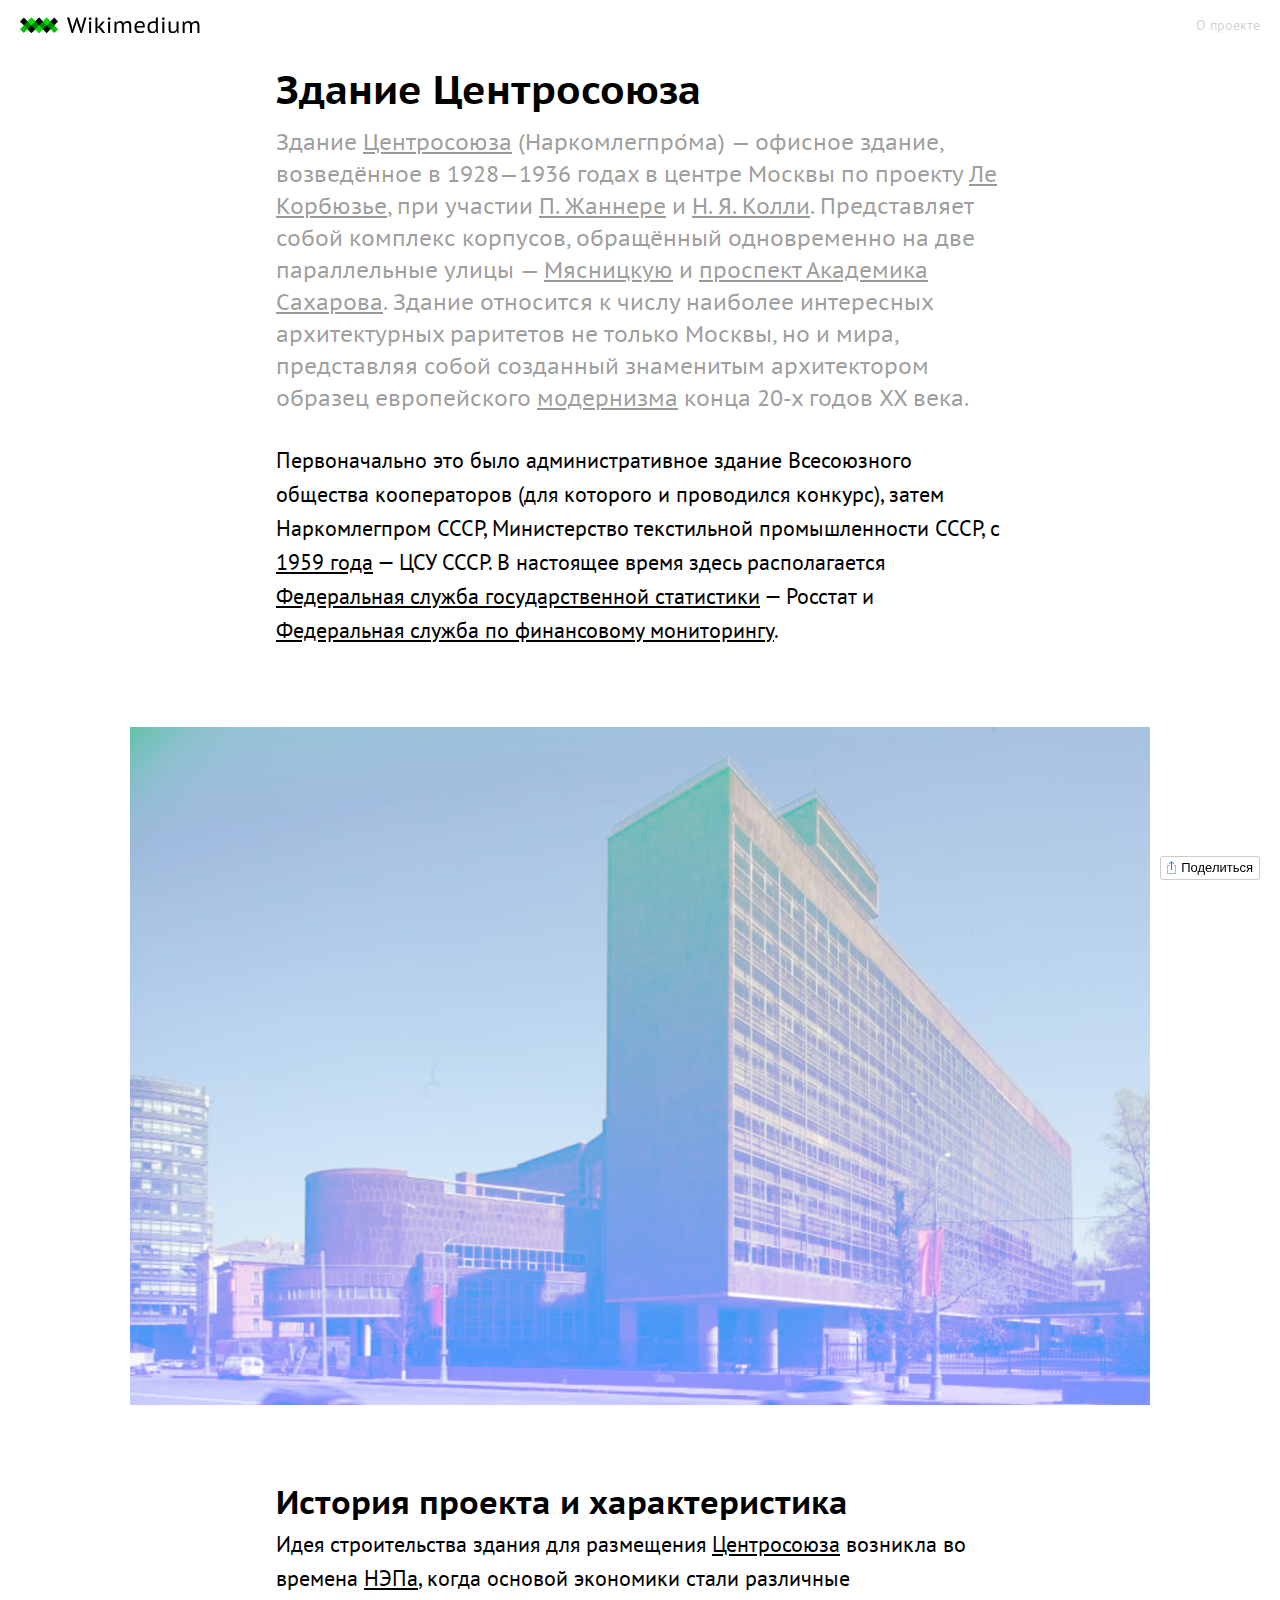
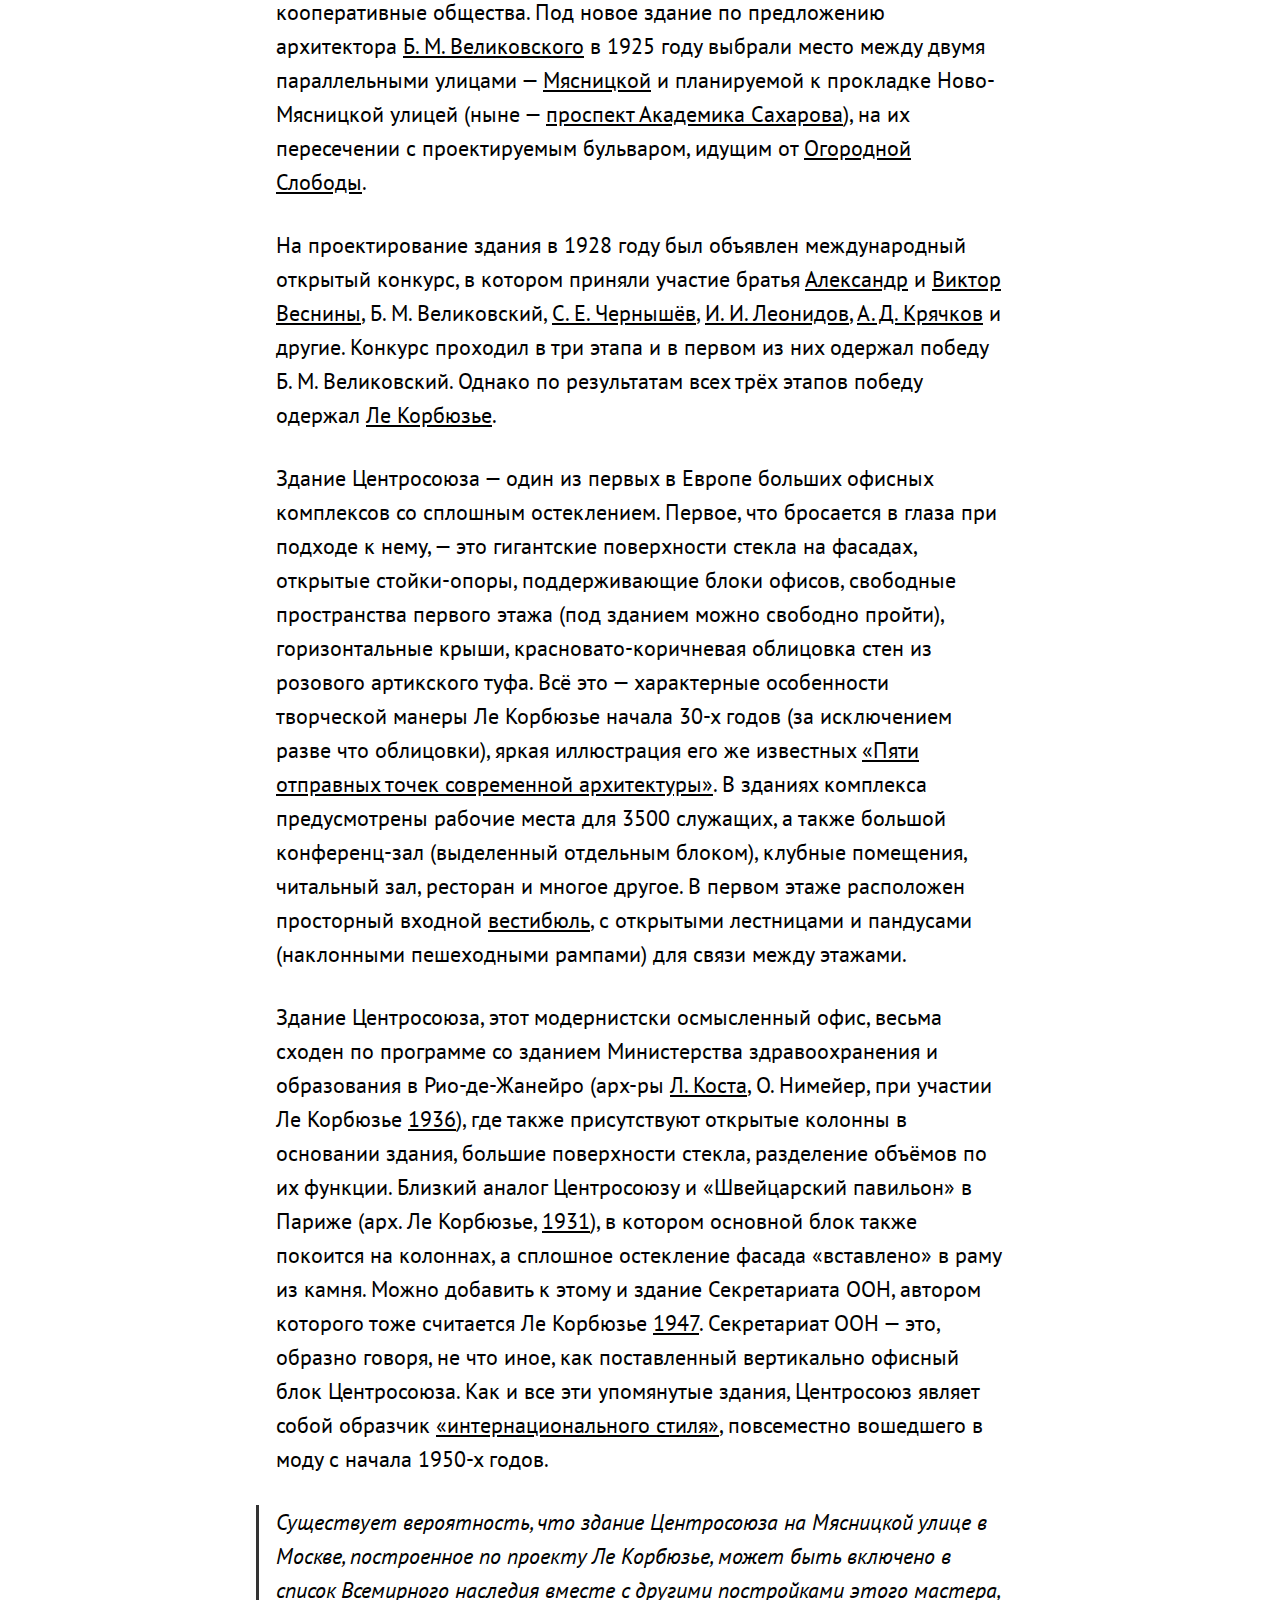
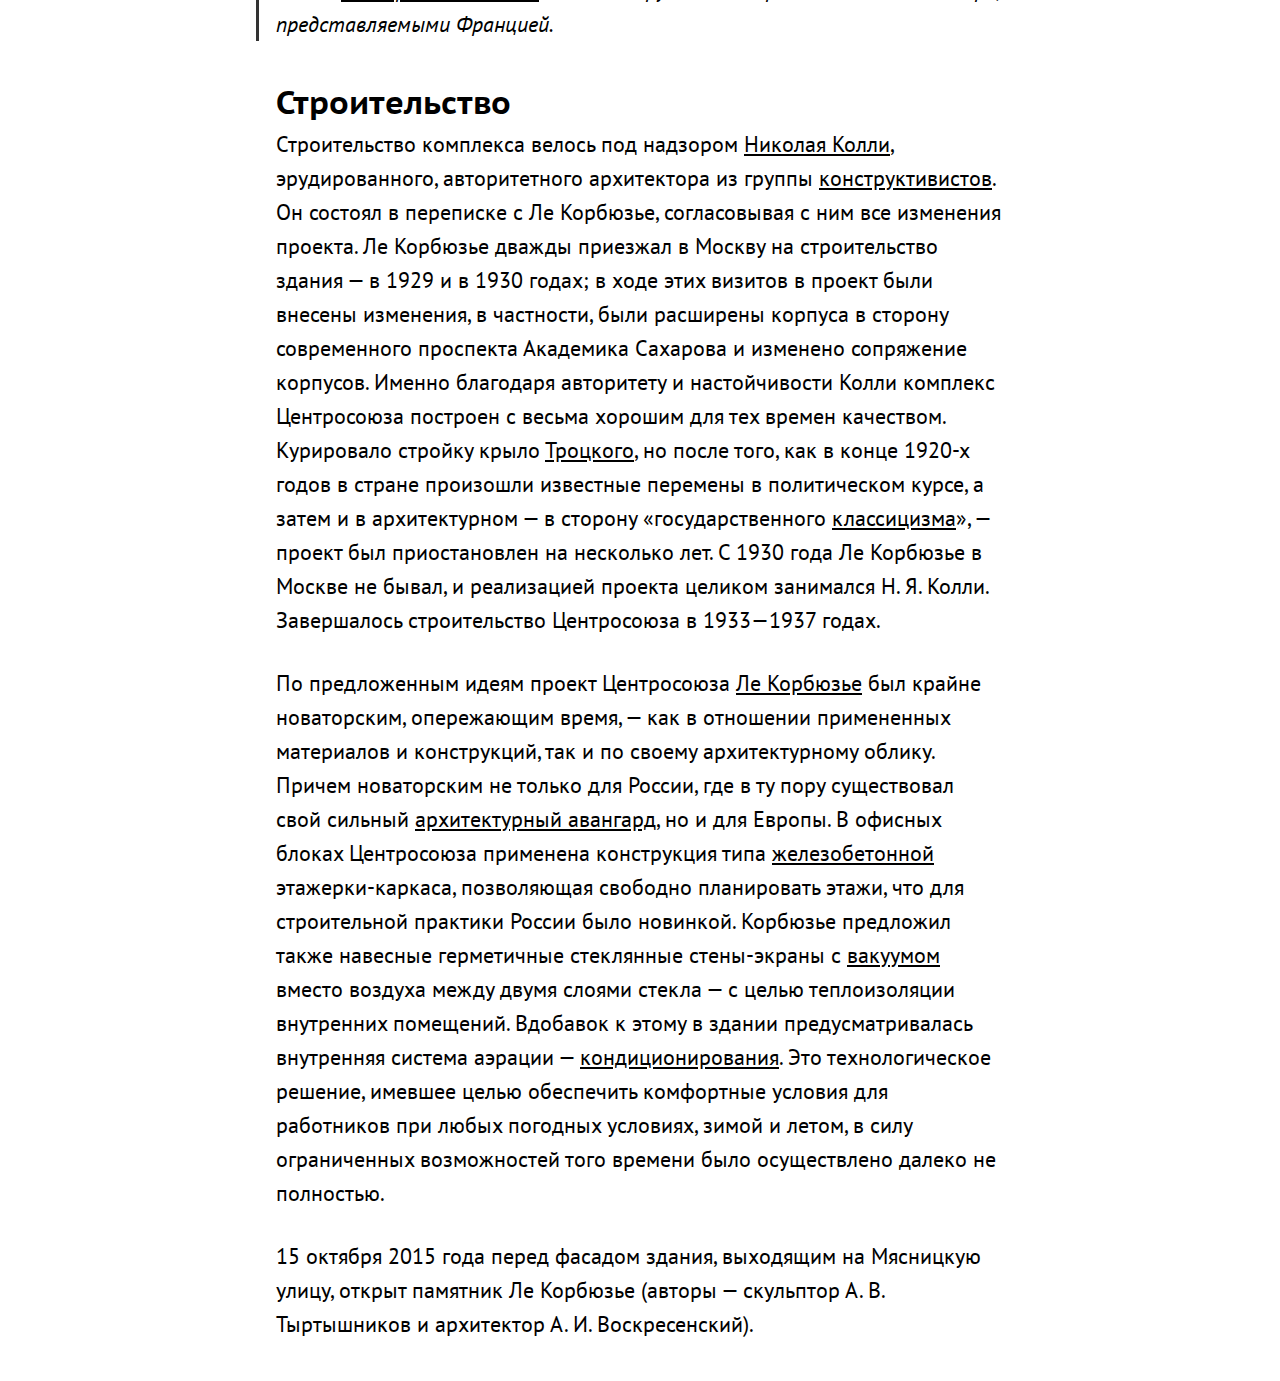
<file: paulaulf/posts/centrosouz.html>
<!DOCTYPE html>
<html>
  <head>
    <meta charset="utf-8">
    <meta name="viewport" content="width=device-width">

    <title>Здание Центросоюза — Wikimedium</title>

    <meta name="description" content="Статья здание Центросоюза из Википедии, свёрстанная студентами, для обучения основам веб-вёрстки в рамках образовательного проекта Hack Exchange.">
    <meta name="keywords" content="hack, exchange, html, css, javascript, hse, design, rap, yo, punk">

    <meta property="og:type" content="article">
    <meta property="og:url" content="http://wikimedium.hack.exchange/posts/centrosouz.html">
    <meta property="og:title" content="Здание Центросоюза — Wikimedium">
    <meta property="og:description" content="Статья здание Центросоюза из Википедии, свёрстанная студентами, для обучения основам веб-вёрстки в рамках образовательного проекта Hack Exchange.">
    <meta property="og:image" content="http://wikimedium.hack.exchange/images/posts/centrosouz.jpg">

    <link rel="icon" type="image/x-icon" href="../favicon.ico">
    <link rel="icon" type="image/png" href="../favicon.png">

    <link rel="stylesheet" href="../stylesheets/style.css">
    <script src="../javascripts/jquery-3.1.1.js" charset="utf-8"></script>
    <script src="../javascripts/sidebar.js" charset="utf-8"></script>
    <script src="../javascripts/social-likes.min.js"></script>
  </head>
  <body>

    <nav class="menubar">
      <div>
        <a class="logo" href="../posts.html"></a>
        <a class="about" href="../index.html">О проекте</a>
      </div>
    </nav>

    <nav class="sidebar">
      <ul>
        <li>
          <a href="#s1">Здание Центросоюза</a>
        </li>

        <li>
          <a href="#s2">История проекта и характеристика</a>
        </li>

        <li>
          <a href="#s3">Строительство</a>
        </li>
      </ul>
    </nav>

    <article>
      <h1 id="s1">Здание Центросоюза</h1>
      <p>Здание <a target="_blank" href="https://ru.wikipedia.org/wiki/%D0%A6%D0%B5%D0%BD%D1%82%D1%80%D0%BE%D1%81%D0%BE%D1%8E%D0%B7">Центросоюза</a> (Наркомлегпро́ма) — офисное здание, возведённое в 1928—1936 годах в центре Москвы по проекту <a target="_blank" href="https://ru.wikipedia.org/wiki/%D0%9B%D0%B5_%D0%9A%D0%BE%D1%80%D0%B1%D1%8E%D0%B7%D1%8C%D0%B5">Ле Корбюзье</a>, при участии <a target="_blank" href="https://ru.wikipedia.org/wiki/%D0%96%D0%B0%D0%BD%D0%BD%D0%B5%D1%80%D0%B5,_%D0%9F%D1%8C%D0%B5%D1%80">П. Жаннере</a> и <a target="_blank" href="https://ru.wikipedia.org/wiki/%D0%9A%D0%BE%D0%BB%D0%BB%D0%B8,_%D0%9D%D0%B8%D0%BA%D0%BE%D0%BB%D0%B0%D0%B9_%D0%94%D0%B6%D0%B5%D0%BC%D1%81%D0%BE%D0%B2%D0%B8%D1%87">Н. Я. Колли</a>. Представляет собой комплекс корпусов, обращённый одновременно на две параллельные улицы — <a target="_blank" href="https://ru.wikipedia.org/wiki/%D0%9C%D1%8F%D1%81%D0%BD%D0%B8%D1%86%D0%BA%D0%B0%D1%8F_%D1%83%D0%BB%D0%B8%D1%86%D0%B0">Мясницкую</a> и <a target="_blank" href="https://ru.wikipedia.org/wiki/%D0%9F%D1%80%D0%BE%D1%81%D0%BF%D0%B5%D0%BA%D1%82_%D0%90%D0%BA%D0%B0%D0%B4%D0%B5%D0%BC%D0%B8%D0%BA%D0%B0_%D0%A1%D0%B0%D1%85%D0%B0%D1%80%D0%BE%D0%B2%D0%B0_(%D0%9C%D0%BE%D1%81%D0%BA%D0%B2%D0%B0)">проспект Академика Сахарова</a>. Здание относится к числу наиболее интересных архитектурных раритетов не только Москвы, но и мира, представляя собой созданный знаменитым архитектором образец европейского <a target="_blank" href="https://ru.wikipedia.org/wiki/%D0%90%D1%80%D1%85%D0%B8%D1%82%D0%B5%D0%BA%D1%82%D1%83%D1%80%D0%BD%D1%8B%D0%B9_%D0%BC%D0%BE%D0%B4%D0%B5%D1%80%D0%BD%D0%B8%D0%B7%D0%BC">модернизма</a> конца 20-х годов XX века.</p>
      <p>Первоначально это было административное здание Всесоюзного общества кооператоров (для которого и проводился конкурс), затем Наркомлегпром СССР, Министерство текстильной промышленности СССР, с <a target="_blank" href="https://ru.wikipedia.org/wiki/1959_%D0%B3%D0%BE%D0%B4">1959 года</a> — ЦСУ СССР. В настоящее время здесь располагается <a target="_blank" href="https://ru.wikipedia.org/wiki/%D0%A4%D0%B5%D0%B4%D0%B5%D1%80%D0%B0%D0%BB%D1%8C%D0%BD%D0%B0%D1%8F_%D1%81%D0%BB%D1%83%D0%B6%D0%B1%D0%B0_%D0%B3%D0%BE%D1%81%D1%83%D0%B4%D0%B0%D1%80%D1%81%D1%82%D0%B2%D0%B5%D0%BD%D0%BD%D0%BE%D0%B9_%D1%81%D1%82%D0%B0%D1%82%D0%B8%D1%81%D1%82%D0%B8%D0%BA%D0%B8">Федеральная служба государственной статистики</a> — Росстат и <a target="_blank" href="https://ru.wikipedia.org/wiki/%D0%A4%D0%B5%D0%B4%D0%B5%D1%80%D0%B0%D0%BB%D1%8C%D0%BD%D0%B0%D1%8F_%D1%81%D0%BB%D1%83%D0%B6%D0%B1%D0%B0_%D0%BF%D0%BE_%D1%84%D0%B8%D0%BD%D0%B0%D0%BD%D1%81%D0%BE%D0%B2%D0%BE%D0%BC%D1%83_%D0%BC%D0%BE%D0%BD%D0%B8%D1%82%D0%BE%D1%80%D0%B8%D0%BD%D0%B3%D1%83">Федеральная служба по финансовому мониторингу</a>.</p>
      <img src="../images/posts/centrosouz.jpg" alt="Здание Центросоюза" />

      <h2 id="s2">История проекта и характеристика</h2>
      <p>Идея строительства здания для размещения <a target="_blank" href="https://ru.wikipedia.org/wiki/%D0%A6%D0%B5%D0%BD%D1%82%D1%80%D0%BE%D1%81%D0%BE%D1%8E%D0%B7">Центросоюза</a> возникла во времена <a target="_blank" href="https://ru.wikipedia.org/wiki/%D0%9D%D0%BE%D0%B2%D0%B0%D1%8F_%D1%8D%D0%BA%D0%BE%D0%BD%D0%BE%D0%BC%D0%B8%D1%87%D0%B5%D1%81%D0%BA%D0%B0%D1%8F_%D0%BF%D0%BE%D0%BB%D0%B8%D1%82%D0%B8%D0%BA%D0%B0">НЭПа</a>, когда основой экономики стали различные кооперативные общества. Под новое здание по предложению архитектора <a target="_blank" href="https://ru.wikipedia.org/wiki/%D0%92%D0%B5%D0%BB%D0%B8%D0%BA%D0%BE%D0%B2%D1%81%D0%BA%D0%B8%D0%B9,_%D0%91%D0%BE%D1%80%D0%B8%D1%81_%D0%9C%D0%B8%D1%85%D0%B0%D0%B9%D0%BB%D0%BE%D0%B2%D0%B8%D1%87">Б. М. Великовского</a> в 1925 году выбрали место между двумя параллельными улицами — <a target="_blank" href="https://ru.wikipedia.org/wiki/%D0%9C%D1%8F%D1%81%D0%BD%D0%B8%D1%86%D0%BA%D0%B0%D1%8F_%D1%83%D0%BB%D0%B8%D1%86%D0%B0">Мясницкой</a> и планируемой к прокладке Ново-Мясницкой улицей (ныне — <a target="_blank" href="https://ru.wikipedia.org/wiki/%D0%9F%D1%80%D0%BE%D1%81%D0%BF%D0%B5%D0%BA%D1%82_%D0%90%D0%BA%D0%B0%D0%B4%D0%B5%D0%BC%D0%B8%D0%BA%D0%B0_%D0%A1%D0%B0%D1%85%D0%B0%D1%80%D0%BE%D0%B2%D0%B0_(%D0%9C%D0%BE%D1%81%D0%BA%D0%B2%D0%B0)">проспект Академика Сахарова</a>), на их пересечении с проектируемым бульваром, идущим от <a target="_blank" href="https://ru.wikipedia.org/wiki/%D0%9F%D0%B5%D1%80%D0%B5%D1%83%D0%BB%D0%BE%D0%BA_%D0%9E%D0%B3%D0%BE%D1%80%D0%BE%D0%B4%D0%BD%D0%B0%D1%8F_%D0%A1%D0%BB%D0%BE%D0%B1%D0%BE%D0%B4%D0%B0">Огородной Слободы</a>.</p>
      <p>На проектирование здания в 1928 году был объявлен международный открытый конкурс, в котором приняли участие братья <a target="_blank" href="https://ru.wikipedia.org/wiki/%D0%92%D0%B5%D1%81%D0%BD%D0%B8%D0%BD,_%D0%90%D0%BB%D0%B5%D0%BA%D1%81%D0%B0%D0%BD%D0%B4%D1%80_%D0%90%D0%BB%D0%B5%D0%BA%D1%81%D0%B0%D0%BD%D0%B4%D1%80%D0%BE%D0%B2%D0%B8%D1%87">Александр</a> и <a target="_blank" href="https://ru.wikipedia.org/wiki/%D0%92%D0%B5%D1%81%D0%BD%D0%B8%D0%BD,_%D0%92%D0%B8%D0%BA%D1%82%D0%BE%D1%80_%D0%90%D0%BB%D0%B5%D0%BA%D1%81%D0%B0%D0%BD%D0%B4%D1%80%D0%BE%D0%B2%D0%B8%D1%87">Виктор</a> <a target="_blank" href="https://ru.wikipedia.org/wiki/%D0%92%D0%B5%D1%81%D0%BD%D0%B8%D0%BD%D1%8B">Веснины</a>, Б. М. Великовский, <a target="_blank" href="https://ru.wikipedia.org/wiki/%D0%A7%D0%B5%D1%80%D0%BD%D1%8B%D1%88%D1%91%D0%B2,_%D0%A1%D0%B5%D1%80%D0%B3%D0%B5%D0%B9_%D0%95%D0%B3%D0%BE%D1%80%D0%BE%D0%B2%D0%B8%D1%87">С. Е. Чернышёв</a>, <a target="_blank" href="https://ru.wikipedia.org/wiki/%D0%9B%D0%B5%D0%BE%D0%BD%D0%B8%D0%B4%D0%BE%D0%B2,_%D0%98%D0%B2%D0%B0%D0%BD_%D0%98%D0%BB%D1%8C%D0%B8%D1%87">И. И. Леонидов</a>, <a target="_blank" href="https://ru.wikipedia.org/wiki/%D0%9A%D1%80%D1%8F%D1%87%D0%BA%D0%BE%D0%B2,_%D0%90%D0%BD%D0%B4%D1%80%D0%B5%D0%B9_%D0%94%D0%BC%D0%B8%D1%82%D1%80%D0%B8%D0%B5%D0%B2%D0%B8%D1%87">А. Д. Крячков</a> и другие. Конкурс проходил в три этапа и в первом из них одержал победу Б. М. Великовский. Однако по результатам всех трёх этапов победу одержал <a target="_blank" href="https://ru.wikipedia.org/wiki/%D0%9B%D0%B5_%D0%9A%D0%BE%D1%80%D0%B1%D1%8E%D0%B7%D1%8C%D0%B5">Ле Корбюзье</a>.</p>
      <p>Здание Центросоюза — один из первых в Европе больших офисных комплексов со сплошным остеклением. Первое, что бросается в глаза при подходе к нему, — это гигантские поверхности стекла на фасадах, открытые стойки-опоры, поддерживающие блоки офисов, свободные пространства первого этажа (под зданием можно свободно пройти), горизонтальные крыши, красновато-коричневая облицовка стен из розового артикского туфа. Всё это — характерные особенности творческой манеры Ле Корбюзье начала 30-х годов (за исключением разве что облицовки), яркая иллюстрация его же известных <a target="_blank" href="https://ru.wikipedia.org/wiki/%D0%9F%D1%8F%D1%82%D1%8C_%D0%BE%D1%82%D0%BF%D1%80%D0%B0%D0%B2%D0%BD%D1%8B%D1%85_%D1%82%D0%BE%D1%87%D0%B5%D0%BA_%D1%81%D0%BE%D0%B2%D1%80%D0%B5%D0%BC%D0%B5%D0%BD%D0%BD%D0%BE%D0%B9_%D0%B0%D1%80%D1%85%D0%B8%D1%82%D0%B5%D0%BA%D1%82%D1%83%D1%80%D1%8B">«Пяти отправных точек современной архитектуры»</a>. В зданиях комплекса предусмотрены рабочие места для 3500 служащих, а также большой конференц-зал (выделенный отдельным блоком), клубные помещения, читальный зал, ресторан и многое другое. В первом этаже расположен просторный входной <a target="_blank" href="https://ru.wikipedia.org/wiki/%D0%92%D0%B5%D1%81%D1%82%D0%B8%D0%B1%D1%8E%D0%BB%D1%8C">вестибюль</a>, с открытыми лестницами и пандусами (наклонными пешеходными рампами) для связи между этажами.</p>
      <p>Здание Центросоюза, этот модернистски осмысленный офис, весьма сходен по программе со зданием Министерства здравоохранения и образования в Рио-де-Жанейро (арх-ры <a target="_blank" href="https://ru.wikipedia.org/wiki/%D0%9D%D0%B8%D0%BC%D00%B5%D0%B9%D0%B5%D1%80,_%D0%9E%D1%81%D0%BA%D0%B0%D1%80">Л. Коста</a>, О. Нимейер, при участии Ле Корбюзье <a target="_blank" href="https://ru.wikipedia.org/wiki/1936">1936</a>), где также присутствуют открытые колонны в основании здания, большие поверхности стекла, разделение объёмов по их функции. Близкий аналог Центросоюзу и «Швейцарский павильон» в Париже (арх. Ле Корбюзье, <a target="_blank" href="https://ru.wikipedia.org/wiki/1931">1931</a>), в котором основной блок также покоится на колоннах, а сплошное остекление фасада «вставлено» в раму из камня. Можно добавить к этому и здание Секретариата ООН, автором которого тоже считается Ле Корбюзье <a target="_blank" href="https://ru.wikipedia.org/wiki/1947">1947</a>. Секретариат ООН — это, образно говоря, не что иное, как поставленный вертикально офисный блок Центросоюза. Как и все эти упомянутые здания, Центросоюз являет собой образчик <a target="_blank" href="https://ru.wikipedia.org/wiki/%D0%98%D0%BD%D1%82%D0%B5%D1%80%D0%BD%D0%B0%D1%86%D0%B8%D0%BE%D0%BD%D0%B0%D0%BB%D1%8C%D0%BD%D1%8B%D0%B9_%D1%81%D1%82%D0%B8%D0%BB%D1%8C">«интернационального стиля»</a>, повсеместно вошедшего в моду с начала 1950-х годов.</p>
      <blockquote cite="https://ru.wikipedia.org/wiki/%D0%97%D0%B4%D0%B0%D0%BD%D0%B8%D0%B5_%D0%A6%D0%B5%D0%BD%D1%82%D1%80%D0%BE%D1%81%D0%BE%D1%8E%D0%B7%D0%B0">Существует вероятность, что здание Центросоюза на Мясницкой улице в Москве, построенное по проекту Ле Корбюзье, может быть включено в список <a target="_blank" href="https://ru.wikipedia.org/wiki/%D0%92%D1%81%D0%B5%D0%BC%D0%B8%D1%80%D0%BD%D0%BE%D0%B5_%D0%BD%D0%B0%D1%81%D0%BB%D0%B5%D0%B4%D0%B8%D0%B5">Всемирного наследия</a> вместе с другими постройками этого мастера, представляемыми Францией.</blockquote>

      <h2 id="s3">Строительство</h2>
      <p>Строительство комплекса велось под надзором <a target="_blank" href="https://ru.wikipedia.org/wiki/%D0%9A%D0%BE%D0%BB%D0%BB%D0%B8,_%D0%9D%D0%B8%D0%BA%D0%BE%D0%BB%D0%B0%D0%B9_%D0%AF%D0%BA%D0%BE%D0%B2%D0%BB%D0%B5%D0%B2%D0%B8%D1%87">Николая Колли</a>, эрудированного, авторитетного архитектора из группы <a target="_blank" href="https://ru.wikipedia.org/wiki/%D0%9A%D0%BE%D0%BD%D1%81%D1%82%D1%80%D1%83%D0%BA%D1%82%D0%B8%D0%B2%D0%B8%D0%B7%D0%BC_(%D0%B8%D1%81%D0%BA%D1%83%D1%81%D1%81%D1%82%D0%B2%D0%BE)">конструктивистов</a>. Он состоял в переписке с Ле Корбюзье, согласовывая с ним все изменения проекта. Ле Корбюзье дважды приезжал в Москву на строительство здания — в 1929 и в 1930 годах; в ходе этих визитов в проект были внесены изменения, в частности, были расширены корпуса в сторону современного проспекта Академика Сахарова и изменено сопряжение корпусов. Именно благодаря авторитету и настойчивости Колли комплекс Центросоюза построен с весьма хорошим для тех времен качеством. Курировало стройку крыло <a target="_blank" href="https://ru.wikipedia.org/wiki/%D0%A2%D1%80%D0%BE%D1%86%D0%BA%D0%B8%D0%B9,_%D0%9B%D0%B5%D0%B2">Троцкого</a>, но после того, как в конце 1920-х годов в стране произошли известные перемены в политическом курсе, а затем и в архитектурном — в сторону «государственного <a target="_blank" href="https://ru.wikipedia.org/wiki/%D0%9A%D0%BB%D0%B0%D1%81%D1%81%D0%B8%D1%86%D0%B8%D0%B7%D0%BC">классицизма</a>», — проект был приостановлен на несколько лет. С 1930 года Ле Корбюзье в Москве не бывал, и реализацией проекта целиком занимался Н. Я. Колли. Завершалось строительство Центросоюза в 1933—1937 годах.</p>
      <p>По предложенным идеям проект Центросоюза <a target="_blank" href="https://ru.wikipedia.org/wiki/%D0%9B%D0%B5_%D0%9A%D0%BE%D1%80%D0%B1%D1%8E%D0%B7%D1%8C%D0%B5">Ле Корбюзье</a> был крайне новаторским, опережающим время, — как в отношении примененных материалов и конструкций, так и по своему архитектурному облику. Причем новаторским не только для России, где в ту пору существовал свой сильный <a target="_blank" href="https://ru.wikipedia.org/wiki/%D0%9A%D0%BE%D0%BD%D1%81%D1%82%D1%80%D1%83%D0%BA%D1%82%D0%B8%D0%B2%D0%B8%D0%B7%D0%BC_(%D0%B8%D1%81%D0%BA%D1%83%D1%81%D1%81%D1%82%D0%B2%D0%BE)">архитектурный авангард</a>, но и для Европы. В офисных блоках Центросоюза применена конструкция типа <a target="_blank" href="https://ru.wikipedia.org/wiki/%D0%96%D0%B5%D0%BB%D0%B5%D0%B7%D0%BE%D0%B1%D0%B5%D1%82%D0%BE%D0%BD">железобетонной</a> этажерки-каркаса, позволяющая свободно планировать этажи, что для строительной практики России было новинкой. Корбюзье предложил также навесные герметичные стеклянные стены-экраны с <a target="_blank" href="https://ru.wikipedia.org/wiki/%D0%92%D0%B0%D0%BA%D1%83%D1%83%D0%BC">вакуумом</a> вместо воздуха между двумя слоями стекла — с целью теплоизоляции внутренних помещений. Вдобавок к этому в здании предусматривалась внутренняя система аэрации — <a target="_blank" href="https://ru.wikipedia.org/wiki/%D0%9A%D0%BE%D0%BD%D0%B4%D0%B8%D1%86%D0%B8%D0%BE%D0%BD%D0%B8%D1%80%D0%BE%D0%B2%D0%B0%D0%BD%D0%B8%D0%B5">кондиционирования</a>. Это технологическое решение, имевшее целью обеспечить комфортные условия для работников при любых погодных условиях, зимой и летом, в силу ограниченных возможностей того времени было осуществлено далеко не полностью.</p>
      <p>15 октября 2015 года перед фасадом здания, выходящим на Мясницкую улицу, открыт памятник Ле Корбюзье (авторы — скульптор А. В. Тыртышников и архитектор А. И. Воскресенский).</p>
    </article>

    <footer class="share">
      <div class="social-likes social-likes_single" data-url="http://wikimedium.hack.exchange/posts/centrosouz.html" data-single-title="Поделиться">
        <div class="facebook" title="Поделиться ссылкой на Фейсбуке">Facebook</div>
        <div class="twitter" title="Поделиться ссылкой в Твиттере">Twitter</div>
        <div class="vkontakte" title="Поделиться ссылкой во Вконтакте">Вконтакте</div>
      </div>
    </footer>

  </body>
</html>
</file>
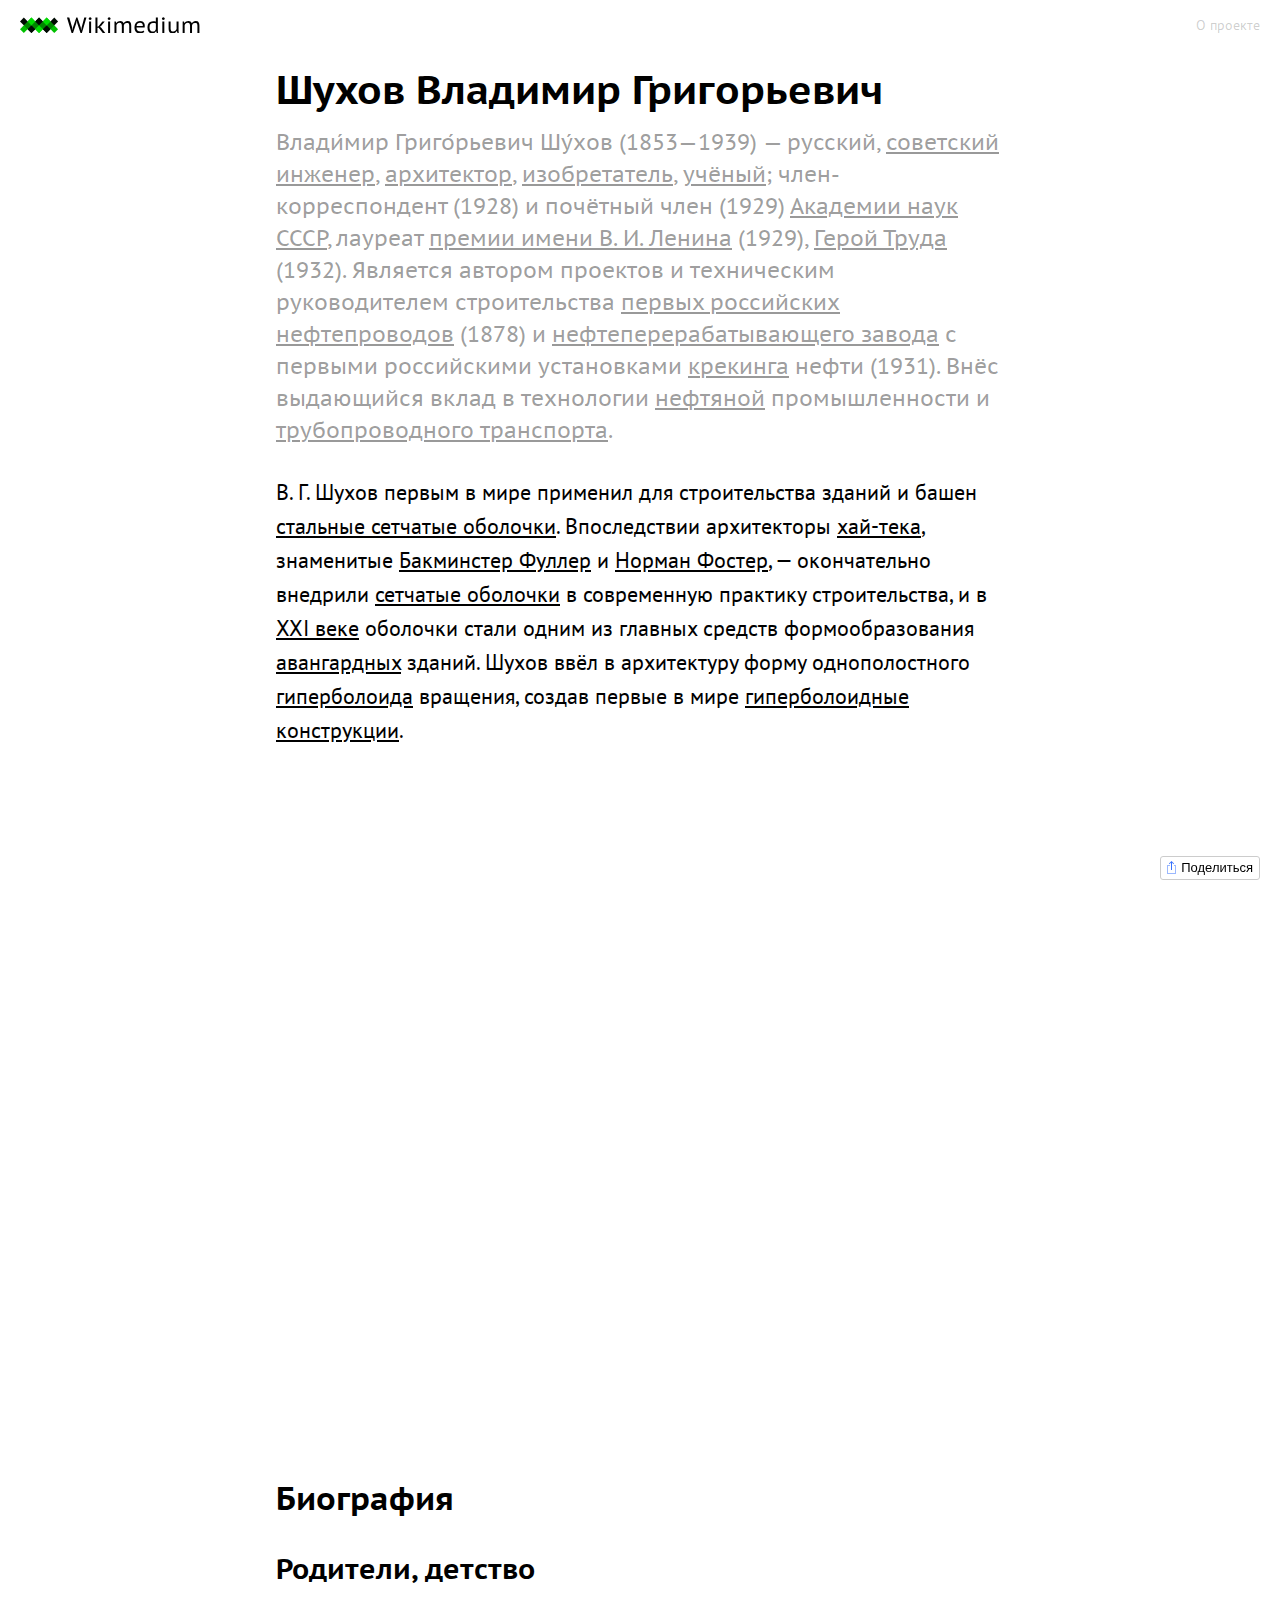
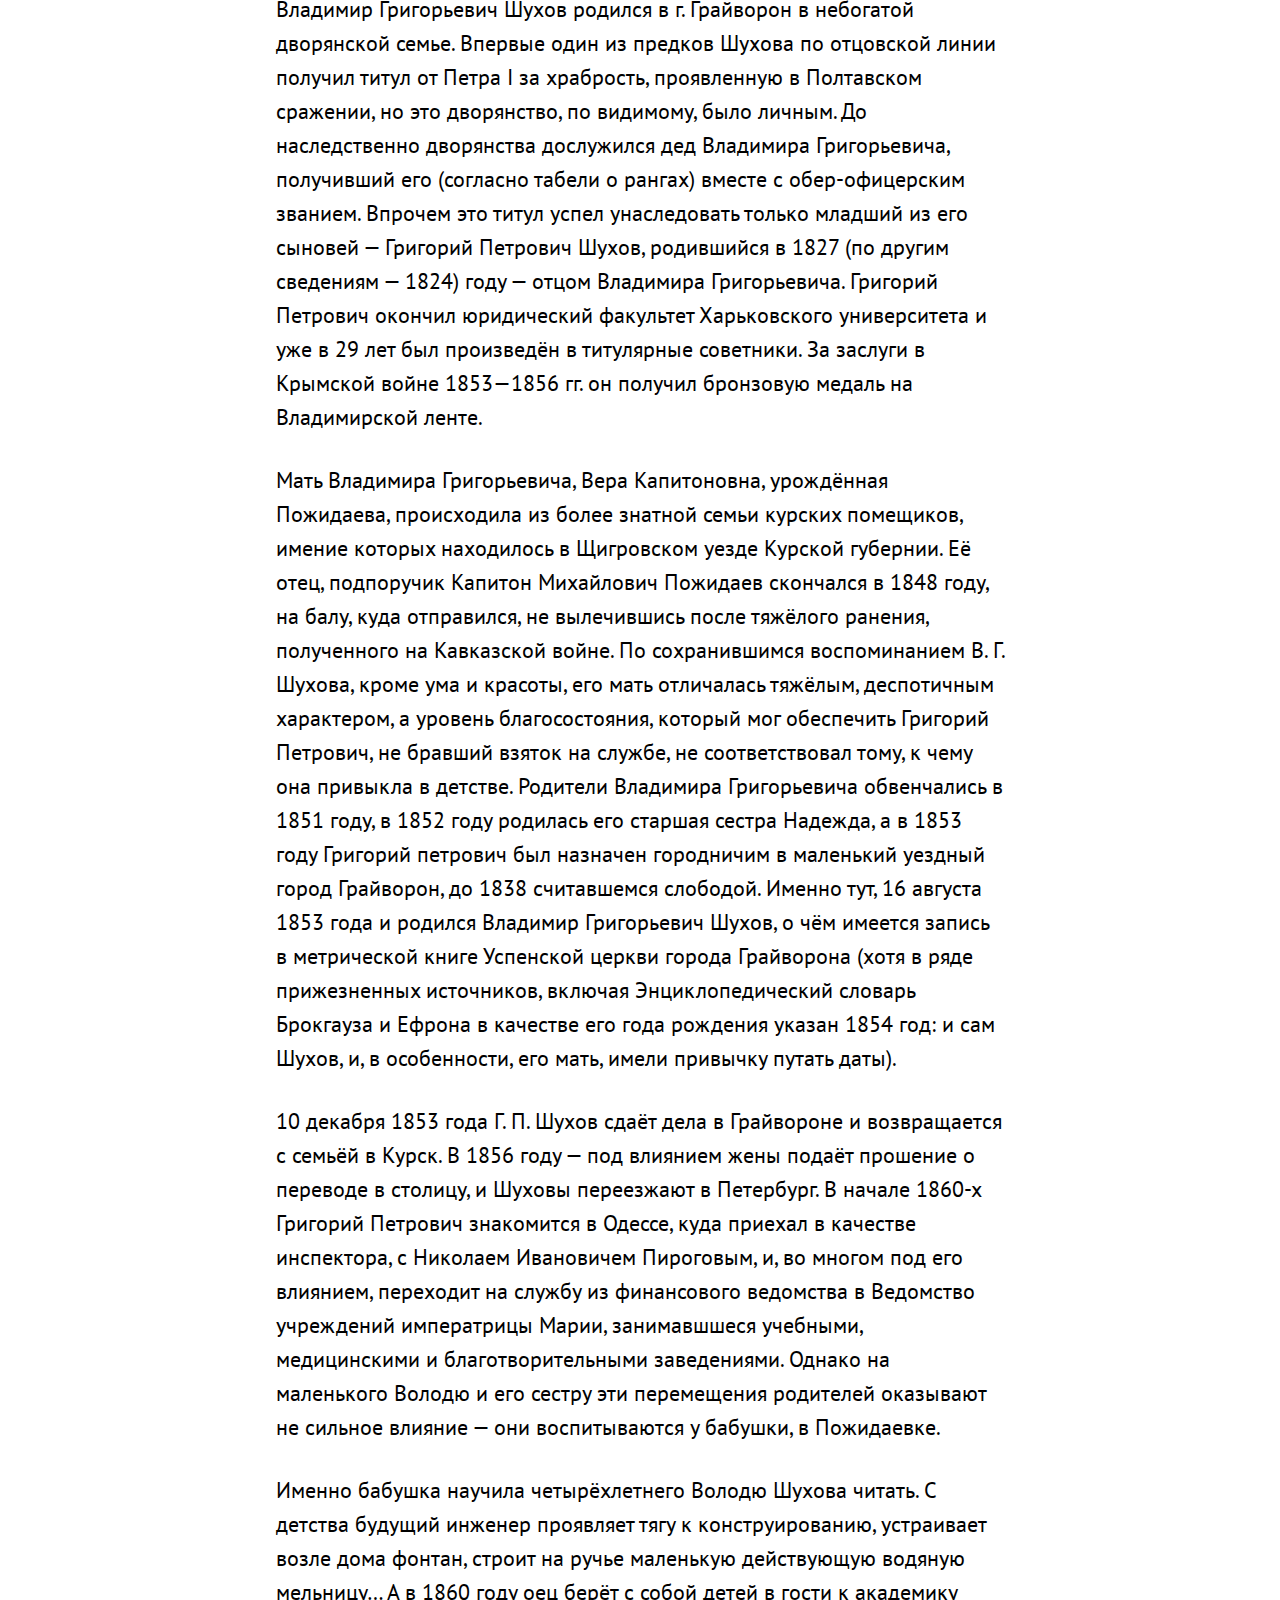
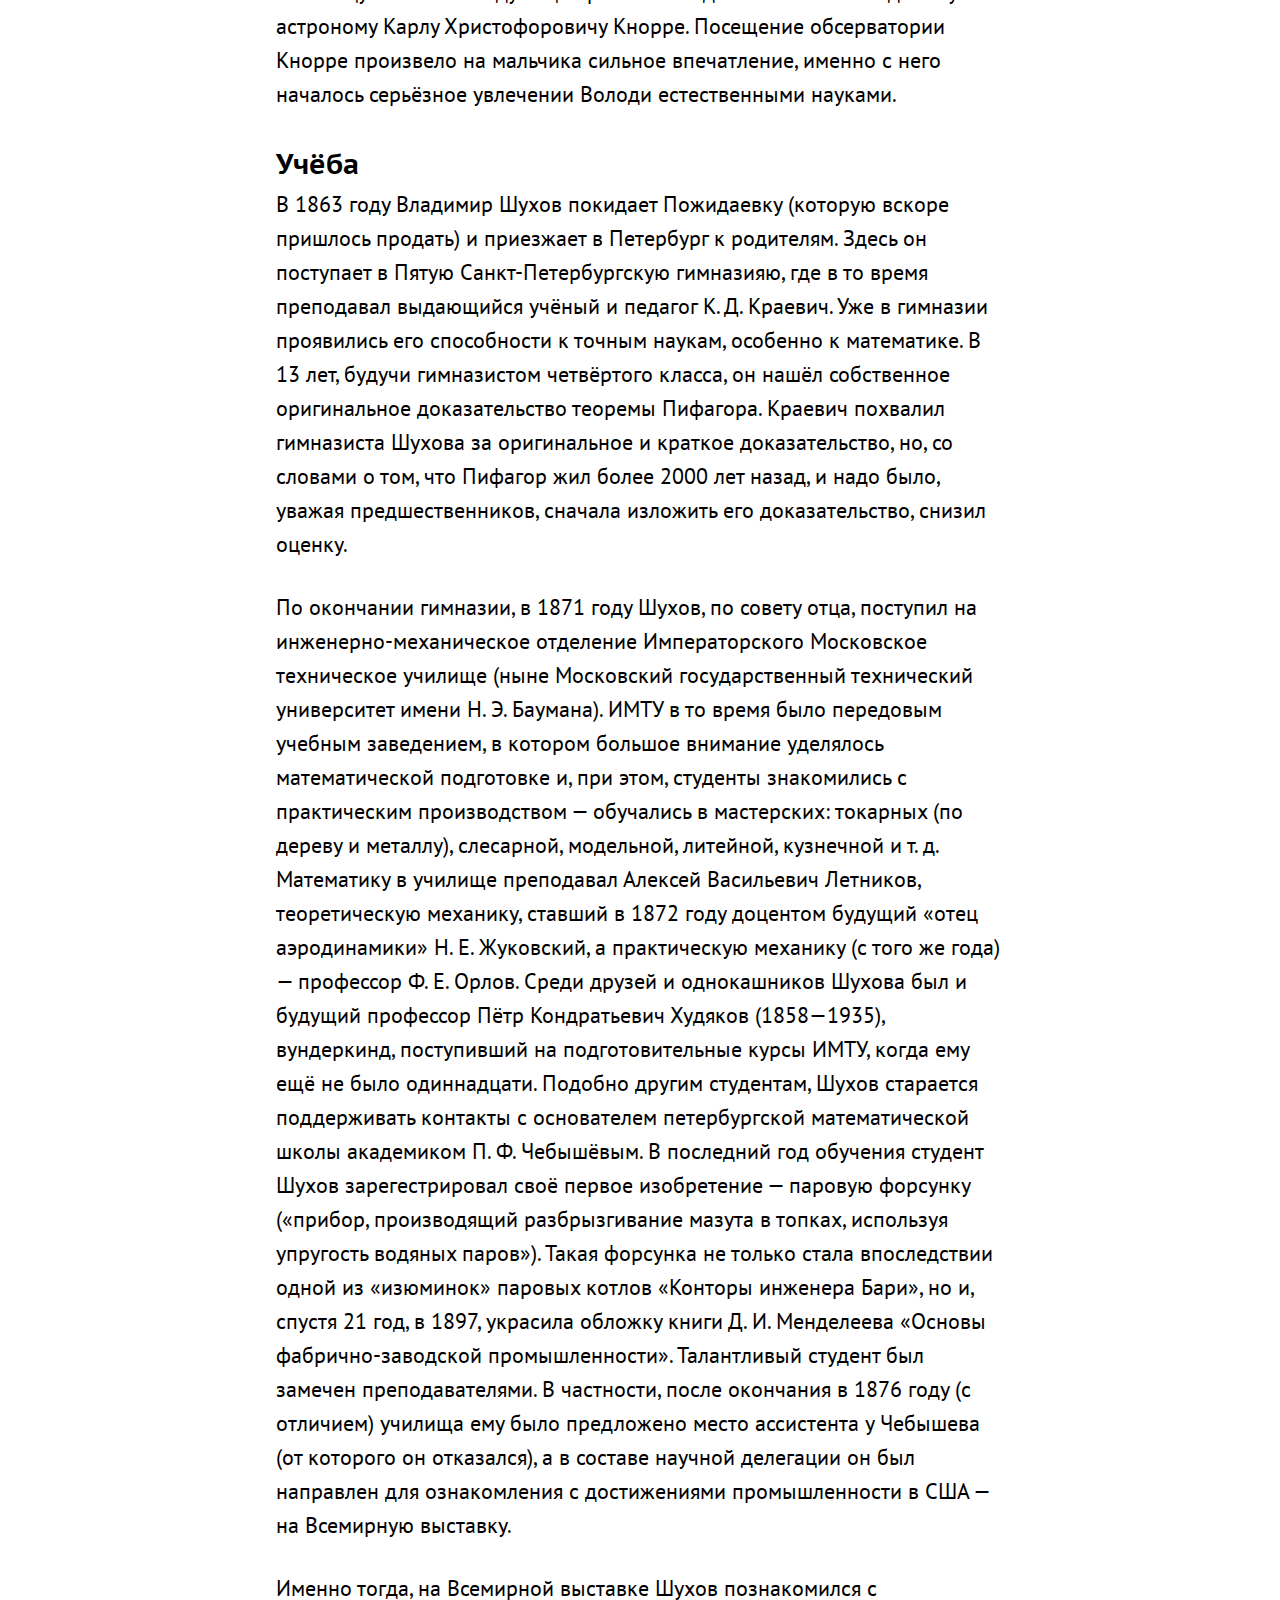
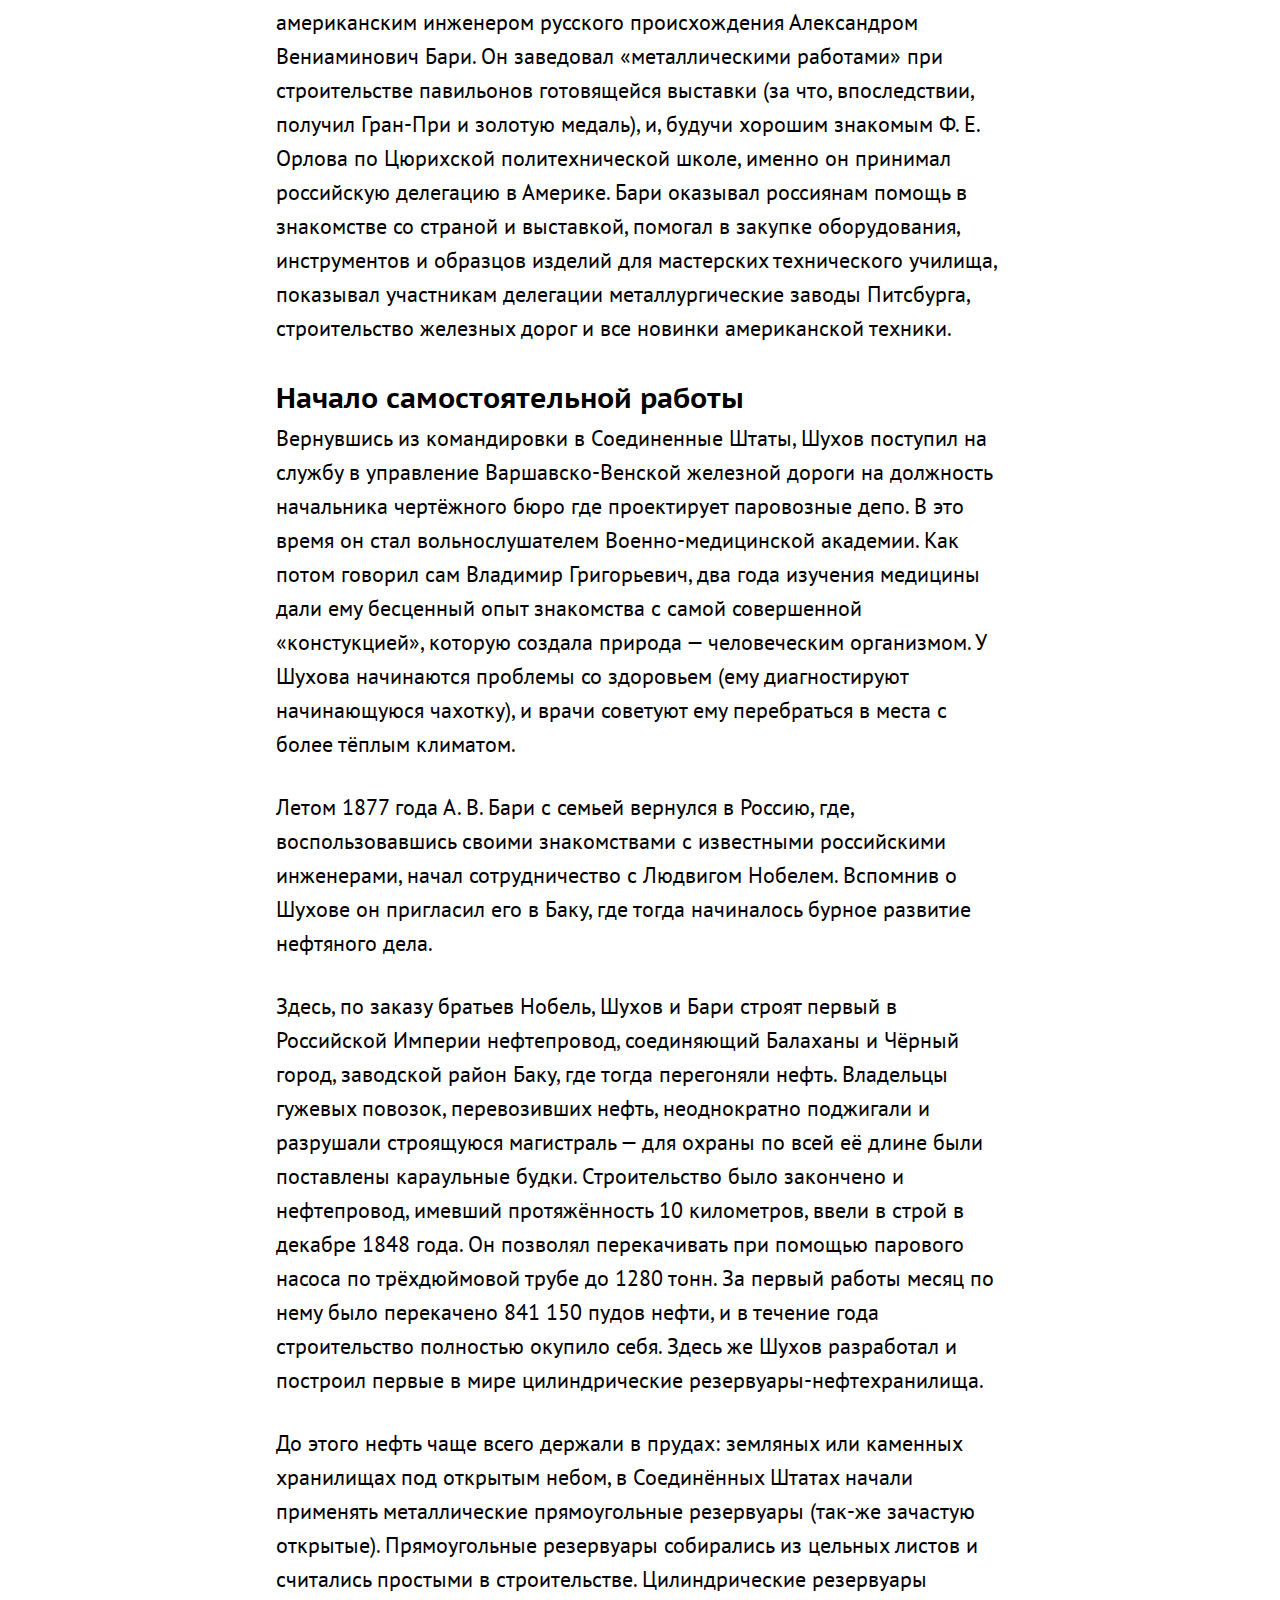
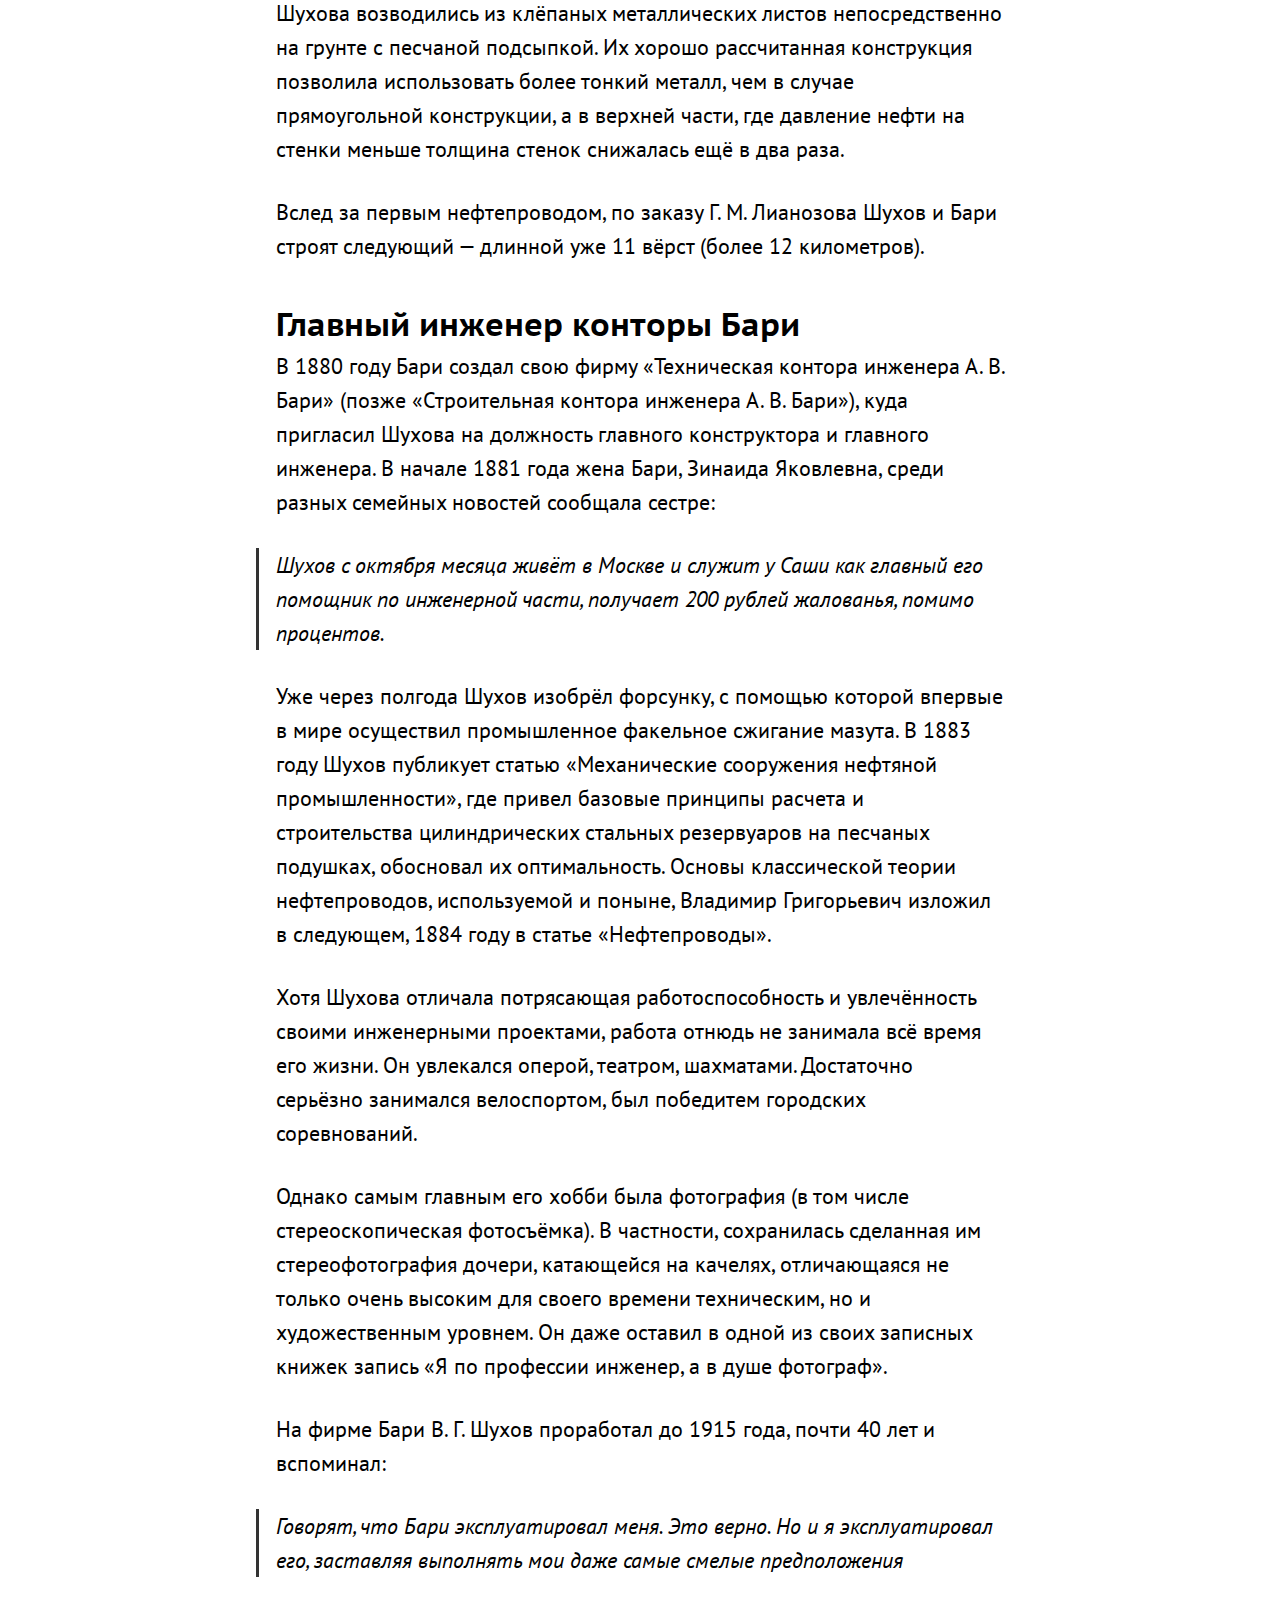
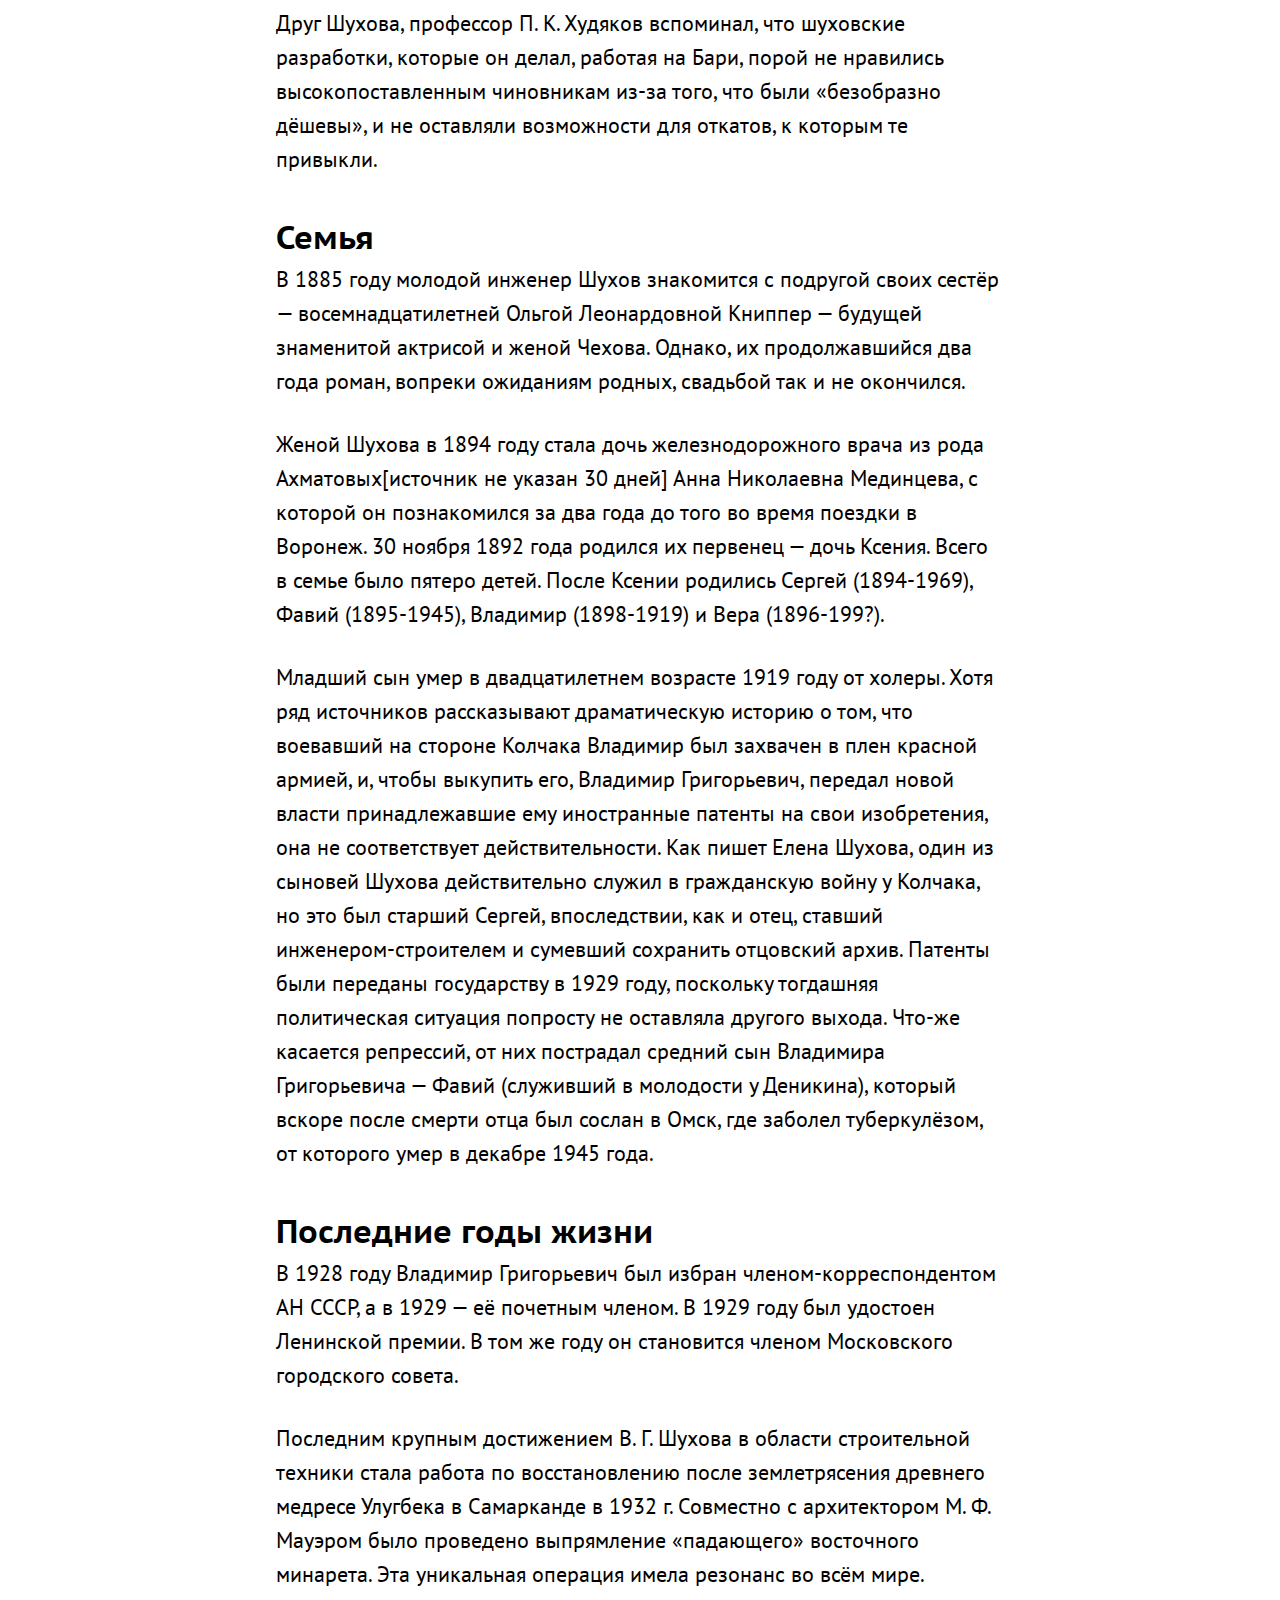
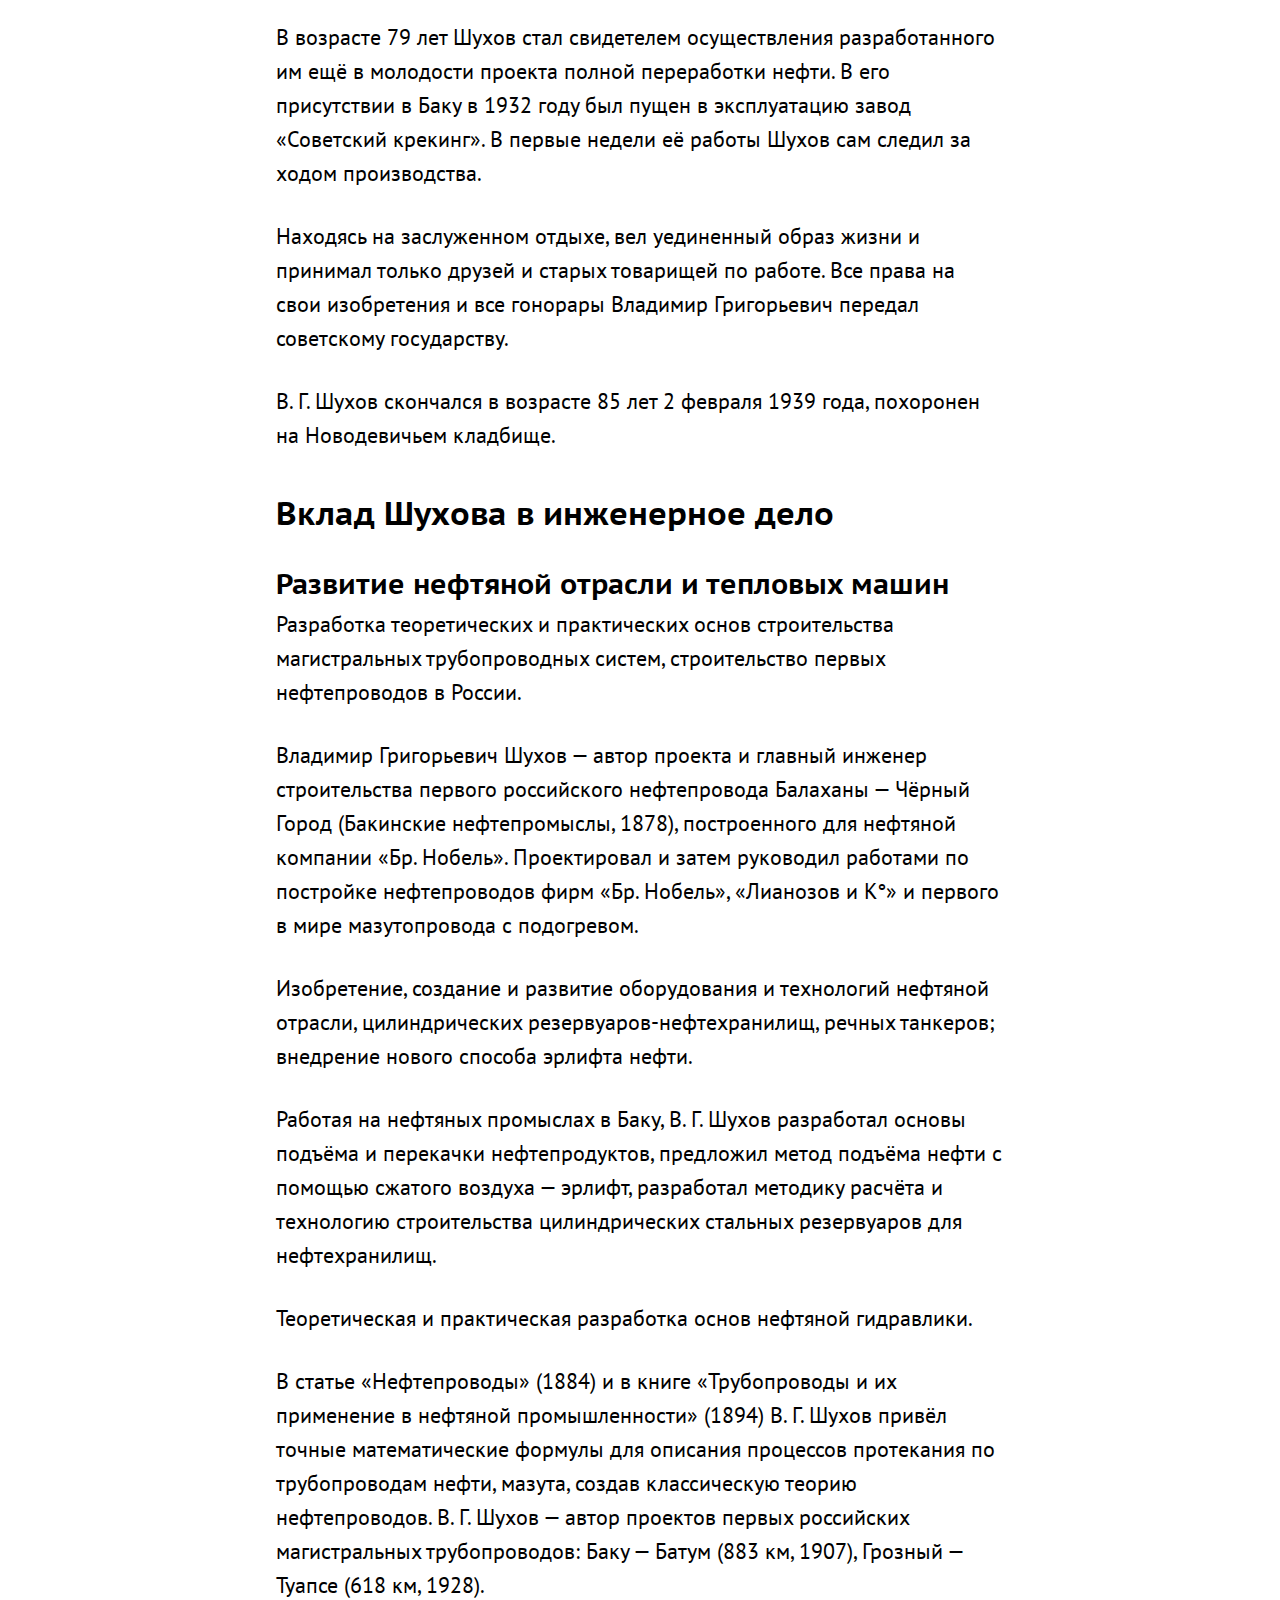
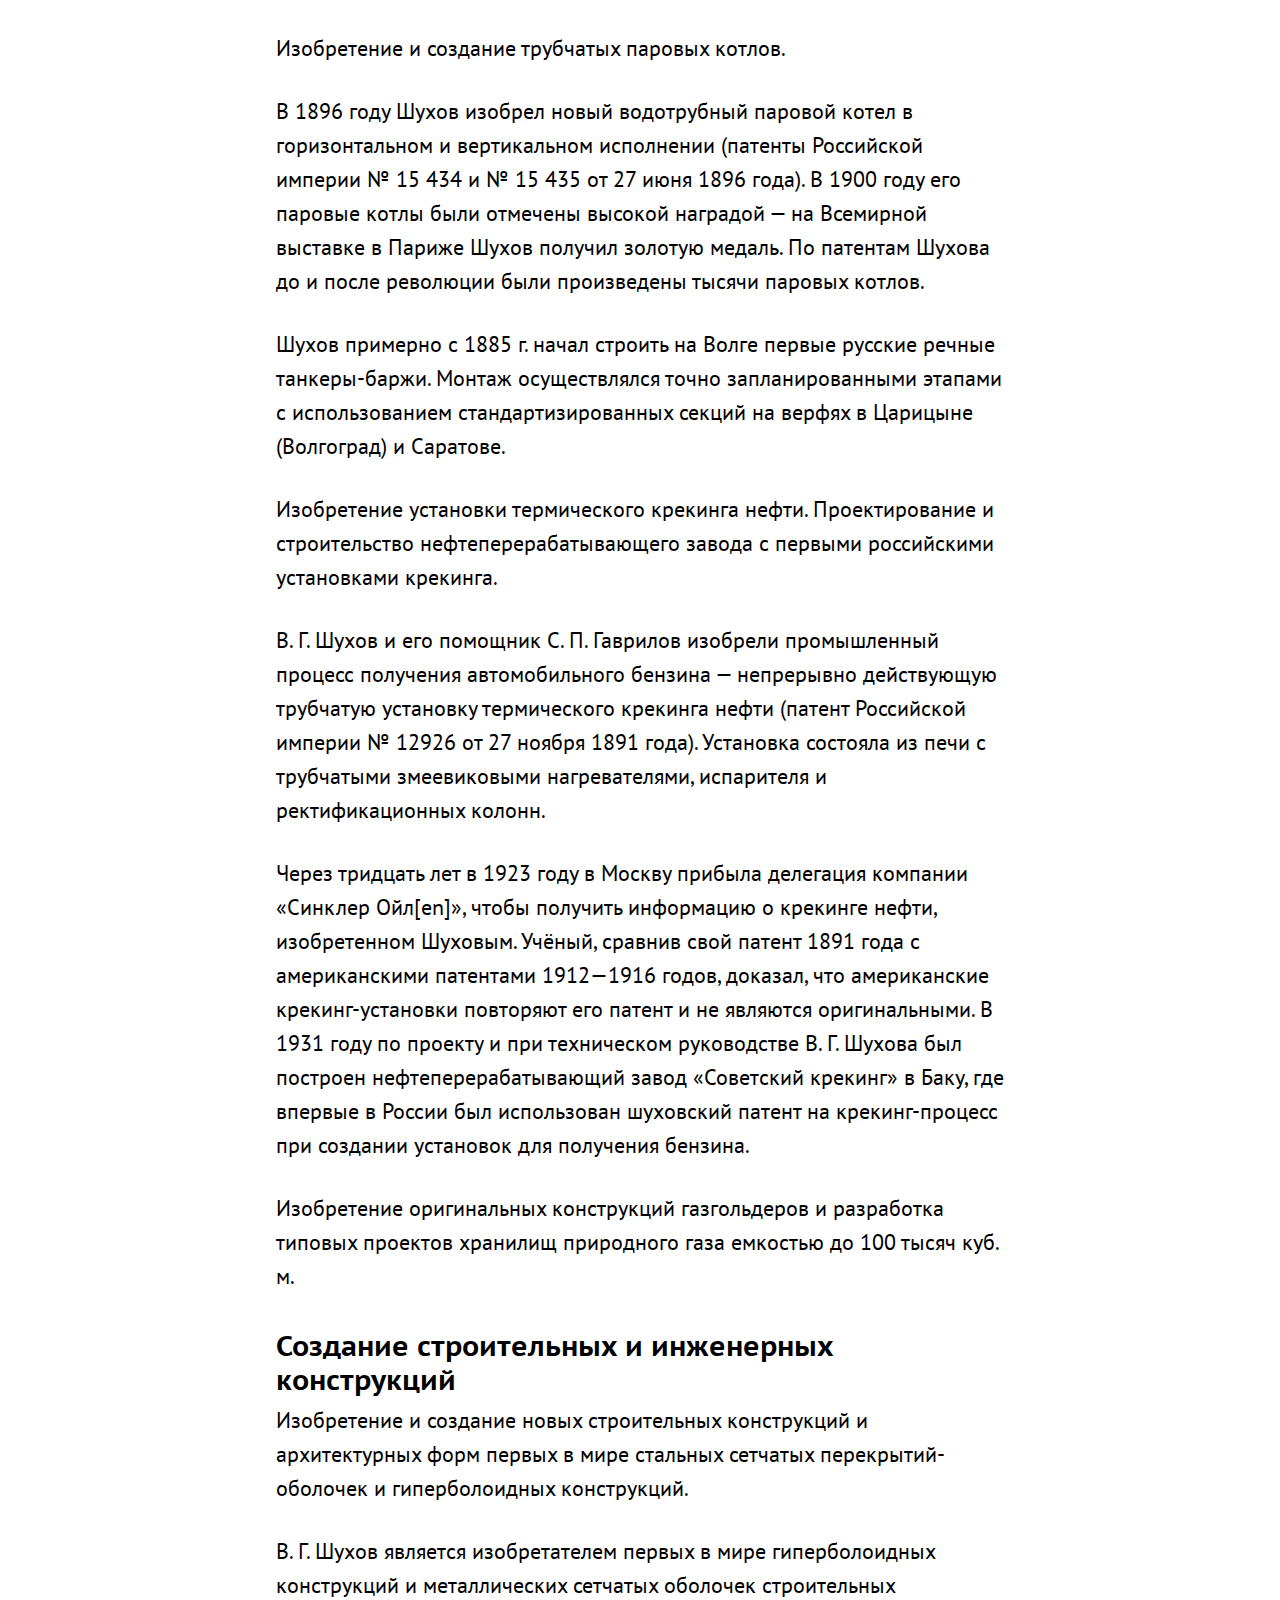
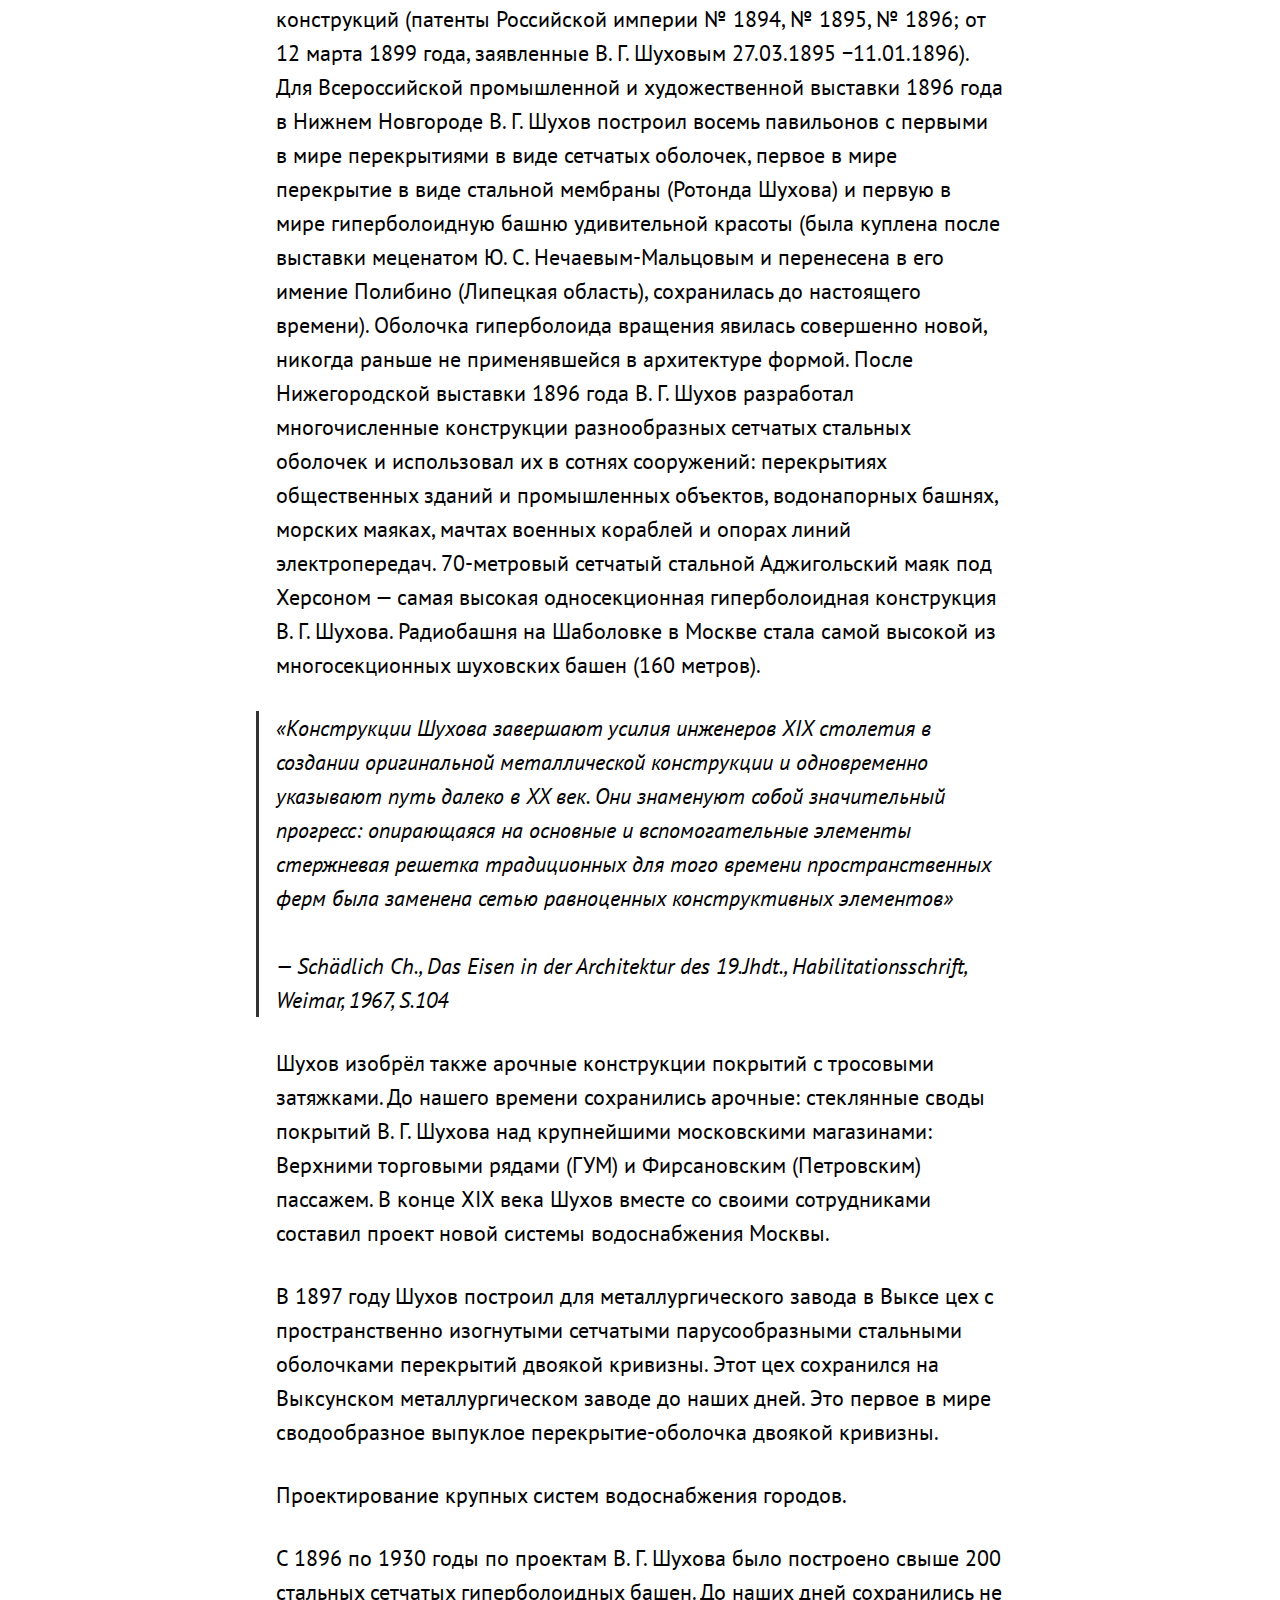
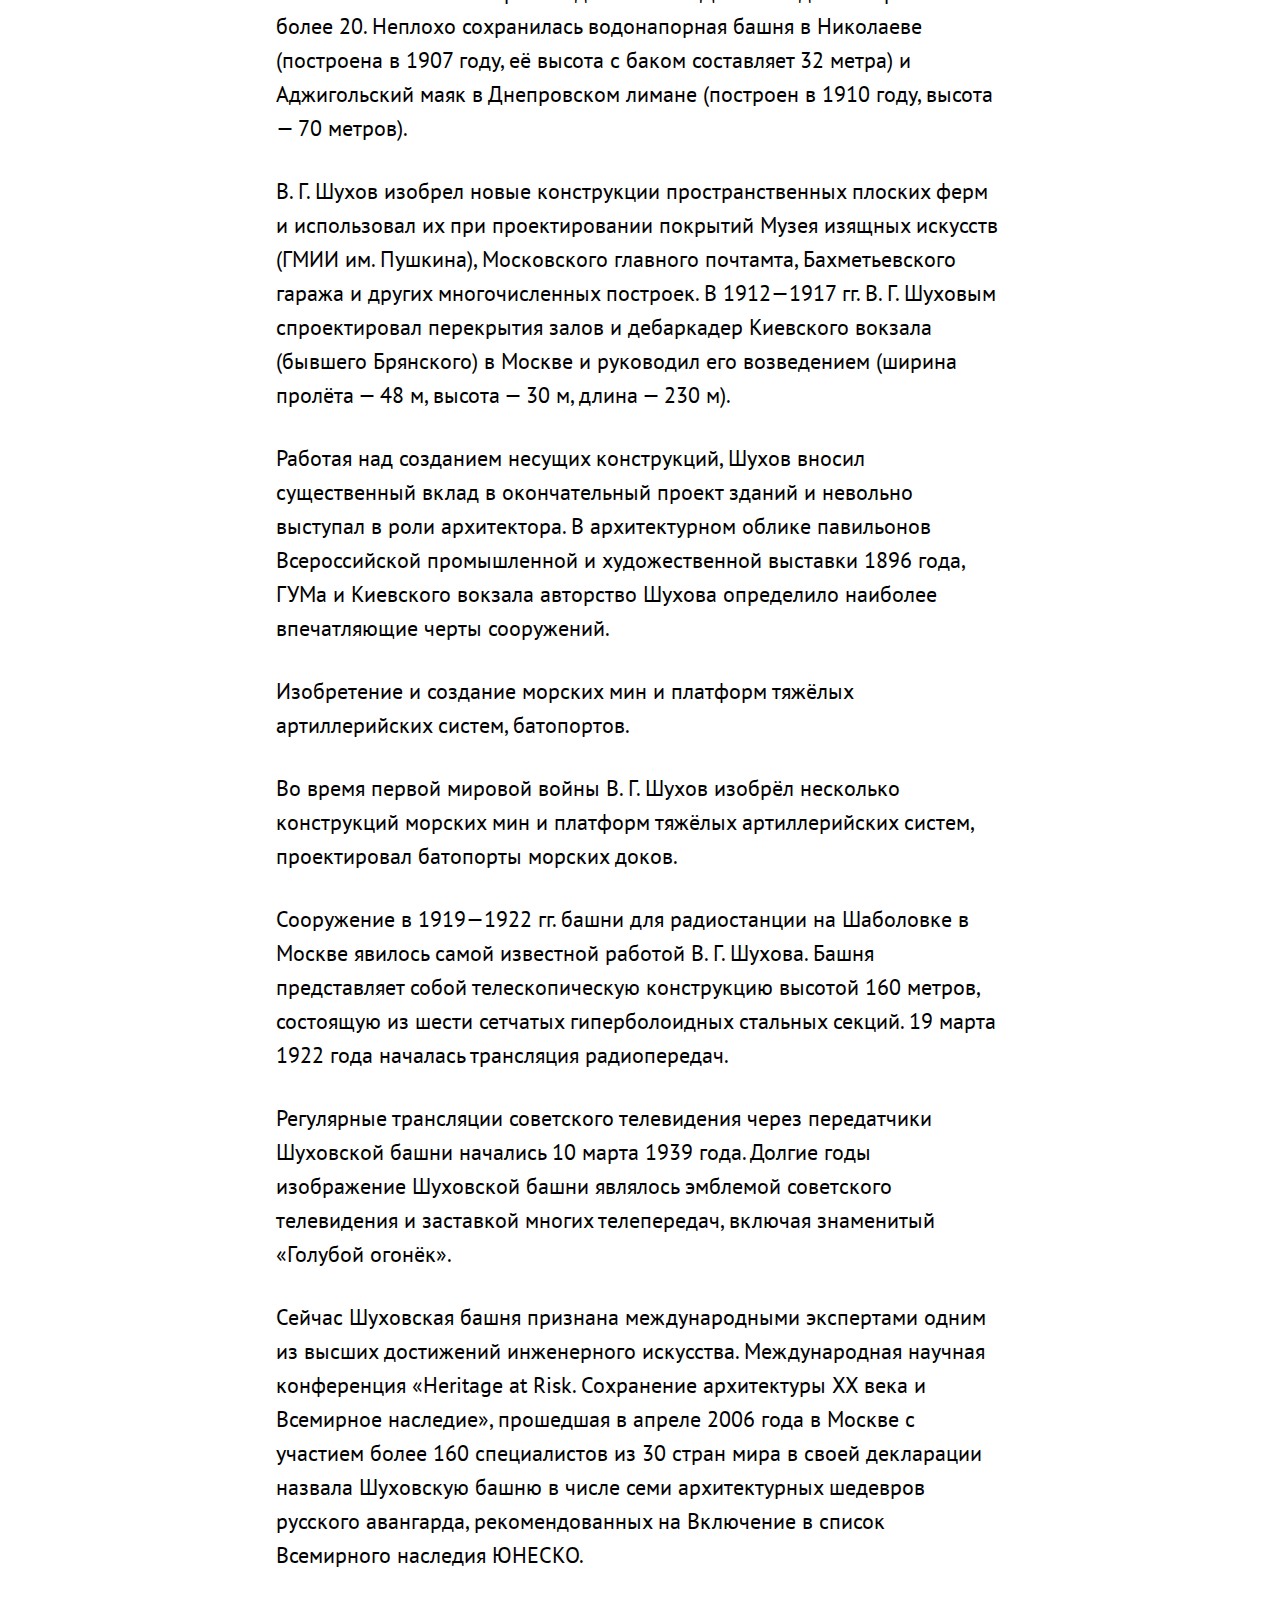
<file: paulaulf/posts/shukhov.html>
<!DOCTYPE html>
<html>
  <head>
    <meta charset="utf-8">
    <meta name="viewport" content="width=device-width">

    <title>Шухов Владимир Григорьевич — Wikimedium</title>

    <meta name="description" content="Статья Шухов Владимир Григорьевич из Википедии, свёрстанная студентами, для обучения основам веб-вёрстки в рамках образовательного проекта Hack Exchange.">
    <meta name="keywords" content="hack, exchange, html, css, javascript, hse, design, rap, yo, punk">

    <meta property="og:type" content="article">
    <meta property="og:url" content="http://wikimedium.hack.exchange/posts/shukhov.html">
    <meta property="og:title" content="Шухов Владимир Григорьевич — Wikimedium">
    <meta property="og:description" content="Статья Шухов Владимир Григорьевич из Википедии, свёрстанная студентами, для обучения основам веб-вёрстки в рамках образовательного проекта Hack Exchange.">
    <meta property="og:image" content="http://wikimedium.hack.exchange/images/posts/">

    <link rel="icon" type="image/x-icon" href="../favicon.ico">
    <link rel="icon" type="image/png" href="../favicon.png">

    <link rel="stylesheet" href="../stylesheets/style.css">
    <script src="../javascripts/jquery-3.1.1.js" charset="utf-8"></script>
    <script src="../javascripts/sidebar.js" charset="utf-8"></script>
    <script src="../javascripts/social-likes.min.js"></script>
  </head>
  <body>

    <nav class="menubar">
      <div>
        <a class="logo" href="../posts.html"></a>
        <a class="about" href="../index.html">О проекте</a>
      </div>
    </nav>

    <nav class="sidebar">
      <ul>
        <li>
          <a href="#s1">Шухов Владимир Григорьевич</a>
        </li>

        <li>
          <a href="#s2">Биография</a>

          <ul>
            <li>
              <a href="#s2s1">Родители, детство</a>
            </li>

            <li>
              <a href="#s2s2">Учеба</a>
            </li>

            <li>
              <a href="#s2s3">Начало самостоятельной работы</a>
            </li>
          </ul>
        </li>

        <li>
          <a href="#s3">Главный инженер конторы Бари</a>
        </li>

        <li>
          <a href="#s4">Семья</a>
        </li>

        <li>
          <a href="#s5">Последние годы жизни</a>
        </li>

        <li>
          <a href="#s6">Вклад Шухова в инженерное дело</a>

          <ul>
            <li>
              <a href="#s6s1">Развитие нефтяной отрасли и тепловых машин</a>
            </li>

            <li>
              <a href="#s6s2">Создание строительных и инженерных конструкций</a>
            </li>
          </ul>
        </li>

        <li>
          <a href="#s7">Названы в честь Шухова и носят его имя</a>
        </li>

        <li>
          <a href="#s8">Память</a>
        </li>

        <li>
          <a href="#s9">Библиография</a>
        </li>

        <li>
          <a href="#s10">Изобретения В. Г. Шухова</a>
        </li>
      </ul>
    </nav>

    <article>
      <h1 id="s1">Шухов Владимир Григорьевич</h1>
      <p>Влади́мир Григо́рьевич Шу́хов (1853—1939) — русский, <a target="_blank" href="https://ru.wikipedia.org/wiki/%D0%A1%D0%BE%D0%B2%D0%B5%D1%82%D1%81%D0%BA%D0%B8%D0%B9">советский</a> <a target="_blank" href="https://ru.wikipedia.org/wiki/%D0%98%D0%BD%D0%B6%D0%B5%D0%BD%D0%B5%D1%80">инженер</a>, <a target="_blank" href="https://ru.wikipedia.org/wiki/%D0%90%D1%80%D1%85%D0%B8%D1%82%D0%B5%D0%BA%D1%82%D0%BE%D1%80">архитектор</a>, <a target="_blank" href="https://ru.wikipedia.org/wiki/%D0%98%D0%B7%D0%BE%D0%B1%D1%80%D0%B5%D1%82%D0%B0%D1%82%D0%B5%D0%BB%D1%8C">изобретатель</a>, <a target="_blank" href="https://ru.wikipedia.org/wiki/%D0%A3%D1%87%D1%91%D0%BD%D1%8B%D0%B9">учёный</a>; член-корреспондент (1928) и почётный член (1929) <a target="_blank" href="https://ru.wikipedia.org/wiki/%D0%90%D0%BA%D0%B0%D0%B4%D0%B5%D0%BC%D0%B8%D1%8F_%D0%BD%D0%B0%D1%83%D0%BA_%D0%A1%D0%A1%D0%A1%D0%A0">Академии наук СССР</a>, лауреат <a target="_blank" href="https://ru.wikipedia.org/wiki/%D0%9B%D0%B0%D1%83%D1%80%D0%B5%D0%B0%D1%82%D1%8B_%D0%BF%D1%80%D0%B5%D0%BC%D0%B8%D0%B8_%D0%B8%D0%BC%D0%B5%D0%BD%D0%B8_%D0%92._%D0%98._%D0%9B%D0%B5%D0%BD%D0%B8%D0%BD%D0%B0">премии имени В. И. Ленина</a> (1929), <a target="_blank" href="https://ru.wikipedia.org/wiki/%D0%93%D0%B5%D1%80%D0%BE%D0%B9_%D0%A2%D1%80%D1%83%D0%B4%D0%B0">Герой Труда</a> (1932). Является автором проектов и техническим руководителем строительства <a target="_blank" href="https://ru.wikipedia.org/wiki/%D0%9F%D0%B5%D1%80%D0%B2%D1%8B%D0%B9_%D1%80%D0%BE%D1%81%D1%81%D0%B8%D0%B9%D1%81%D0%BA%D0%B8%D0%B9_%D0%BD%D0%B5%D1%84%D1%82%D0%B5%D0%BF%D1%80%D0%BE%D0%B2%D0%BE%D0%B4">первых российских нефтепроводов</a> (1878) и <a target="_blank" href="https://ru.wikipedia.org/wiki/%D0%9D%D0%B5%D1%84%D1%82%D0%B5%D0%BF%D0%B5%D1%80%D0%B5%D1%80%D0%B0%D0%B1%D0%B0%D1%82%D1%8B%D0%B2%D0%B0%D1%8E%D1%89%D0%B8%D0%B9_%D0%B7%D0%B0%D0%B2%D0%BE%D0%B4">нефтеперерабатывающего завода</a> с первыми российскими установками <a target="_blank" href="https://ru.wikipedia.org/wiki/%D0%9A%D1%80%D0%B5%D0%BA%D0%B8%D0%BD%D0%B3">крекинга</a> нефти (1931). Внёс выдающийся вклад в технологии <a target="_blank" href="https://ru.wikipedia.org/wiki/%D0%9D%D0%B5%D1%84%D1%82%D1%8C">нефтяной</a> промышленности и <a target="_blank" href="https://ru.wikipedia.org/wiki/%D0%9D%D0%B5%D1%84%D1%82%D0%B5%D0%BF%D1%80%D0%BE%D0%B2%D0%BE%D0%B4">трубопроводного транспорта</a>.</p>
      <p>В. Г. Шухов первым в мире применил для строительства зданий и башен <a target="_blank" href="https://ru.wikipedia.org/wiki/%D0%A1%D0%B5%D1%82%D1%87%D0%B0%D1%82%D0%B0%D1%8F_%D0%BE%D0%B1%D0%BE%D0%BB%D0%BE%D1%87%D0%BA%D0%B0_(%D0%B0%D1%80%D1%85%D0%B8%D1%82%D0%B5%D0%BA%D1%82%D1%83%D1%80%D0%B0)">стальные сетчатые оболочки</a>. Впоследствии архитекторы <a target="_blank" href="https://ru.wikipedia.org/wiki/%D0%A5%D0%B0%D0%B9-%D1%82%D0%B5%D0%BA_(%D1%81%D1%82%D0%B8%D0%BB%D1%8C)">хай-тека</a>, знаменитые <a target="_blank" href="https://ru.wikipedia.org/wiki/%D0%A4%D1%83%D0%BB%D0%BB%D0%B5%D1%80,_%D0%91%D0%B0%D0%BA%D0%BC%D0%B8%D0%BD%D1%81%D1%82%D0%B5%D1%80">Бакминстер Фуллер</a> и <a target="_blank" href="https://ru.wikipedia.org/wiki/%D0%A4%D0%BE%D1%81%D1%82%D0%B5%D1%80,_%D0%9D%D0%BE%D1%80%D0%BC%D0%B0%D0%BD">Норман Фостер</a>, — окончательно внедрили <a target="_blank" href="https://ru.wikipedia.org/wiki/%D0%A1%D0%B5%D1%82%D1%87%D0%B0%D1%82%D0%B0%D1%8F_%D0%BE%D0%B1%D0%BE%D0%BB%D0%BE%D1%87%D0%BA%D0%B0_(%D0%B0%D1%80%D1%85%D0%B8%D1%82%D0%B5%D0%BA%D1%82%D1%83%D1%80%D0%B0)">сетчатые оболочки</a> в современную практику строительства, и в <a target="_blank" href="https://ru.wikipedia.org/wiki/XXI_%D0%B2%D0%B5%D0%BA">XXI веке</a> оболочки стали одним из главных средств формообразования <a target="_blank" href="https://ru.wikipedia.org/wiki/%D0%90%D0%B2%D0%B0%D0%BD%D0%B3%D0%B0%D1%80%D0%B4_(%D0%B8%D1%81%D0%BA%D1%83%D1%81%D1%81%D1%82%D0%B2%D0%BE)">авангардных</a> зданий. Шухов ввёл в архитектуру форму однополостного <a target="_blank" href="https://ru.wikipedia.org/wiki/%D0%93%D0%B8%D0%BF%D0%B5%D1%80%D0%B1%D0%BE%D0%BB%D0%BE%D0%B8%D0%B4">гиперболоида</a> вращения, создав первые в мире <a target="_blank" href="https://ru.wikipedia.org/wiki/%D0%93%D0%B8%D0%BF%D0%B5%D1%80%D0%B1%D0%BE%D0%BB%D0%BE%D0%B8%D0%B4%D0%BD%D1%8B%D0%B5_%D0%BA%D0%BE%D0%BD%D1%81%D1%82%D1%80%D1%83%D0%BA%D1%86%D0%B8%D0%B8">гиперболоидные конструкции</a>.</p>

      <iframe width="auto" height="auto" src="https://www.youtube.com/embed/NMllaxuWp94?rel=0" frameborder="0" allowfullscreen></iframe>

      <h2 id="s2">Биография</h2>
      <h3 id="s2s1">Родители, детство</h3>
      <p>Владимир Григорьевич Шухов родился в г. Грайворон в небогатой дворянской семье. Впервые один из предков Шухова по отцовской линии получил титул от Петра I за храбрость, проявленную в Полтавском сражении, но это дворянство, по видимому, было личным. До наследственно дворянства дослужился дед Владимира Григорьевича, получивший его (согласно табели о рангах) вместе с обер-офицерским званием. Впрочем это титул успел унаследовать только младший из его сыновей — Григорий Петрович Шухов, родившийся в 1827 (по другим сведениям — 1824) году — отцом Владимира Григорьевича. Григорий Петрович окончил юридический факультет Харьковского университета и уже в 29 лет был произведён в титулярные советники. За заслуги в Крымской войне 1853—1856 гг. он получил бронзовую медаль на Владимирской ленте.</p>
      <p>Мать Владимира Григорьевича, Вера Капитоновна, урождённая Пожидаева, происходила из более знатной семьи курских помещиков, имение которых находилось в Щигровском уезде Курской губернии. Её отец, подпоручик Капитон Михайлович Пожидаев скончался в 1848 году, на балу, куда отправился, не вылечившись после тяжёлого ранения, полученного на Кавказской войне. По сохранившимся воспоминанием В. Г. Шухова, кроме ума и красоты, его мать отличалась тяжёлым, деспотичным характером, а уровень благосостояния, который мог обеспечить Григорий Петрович, не бравший взяток на службе, не соответствовал тому, к чему она привыкла в детстве. Родители Владимира Григорьевича обвенчались в 1851 году, в 1852 году родилась его старшая сестра Надежда, а в 1853 году Григорий петрович был назначен городничим в маленький уездный город Грайворон, до 1838 считавшемся слободой. Именно тут, 16 августа 1853 года и родился Владимир Григорьевич Шухов, о чём имеется запись в метрической книге Успенской церкви города Грайворона (хотя в ряде прижезненных источников, включая Энциклопедический словарь Брокгауза и Ефрона в качестве его года рождения указан 1854 год: и сам Шухов, и, в особенности, его мать, имели привычку путать даты).</p>
      <p>10 декабря 1853 года Г. П. Шухов сдаёт дела в Грайвороне и возвращается с семьёй в Курск. В 1856 году — под влиянием жены подаёт прошение о переводе в столицу, и Шуховы переезжают в Петербург. В начале 1860-х Григорий Петрович знакомится в Одессе, куда приехал в качестве инспектора, с Николаем Ивановичем Пироговым, и, во многом под его влиянием, переходит на службу из финансового ведомства в Ведомство учреждений императрицы Марии, занимавшшеся учебными, медицинскими и благотворительными заведениями. Однако на маленького Володю и его сестру эти перемещения родителей оказывают не сильное влияние — они воспитываются у бабушки, в Пожидаевке.</p>
      <p>Именно бабушка научила четырёхлетнего Володю Шухова читать. С детства будущий инженер проявляет тягу к конструированию, устраивает возле дома фонтан, строит на ручье маленькую действующую водяную мельницу… А в 1860 году оец берёт с собой детей в гости к академику астроному Карлу Христофоровичу Кнорре. Посещение обсерватории Кнорре произвело на мальчика сильное впечатление, именно с него началось серьёзное увлечении Володи естественными науками.</p>

      <h3 id="s2s2">Учёба</h3>
      <p>В 1863 году Владимир Шухов покидает Пожидаевку (которую вскоре пришлось продать) и приезжает в Петербург к родителям. Здесь он поступает в Пятую Санкт-Петербургскую гимназияю, где в то время преподавал выдающийся учёный и педагог К. Д. Краевич. Уже в гимназии проявились его способности к точным наукам, особенно к математике. В 13 лет, будучи гимназистом четвёртого класса, он нашёл собственное оригинальное доказательство теоремы Пифагора. Краевич похвалил гимназиста Шухова за оригинальное и краткое доказательство, но, со словами о том, что Пифагор жил более 2000 лет назад, и надо было, уважая предшественников, сначала изложить его доказательство, снизил оценку.</p>
      <p>По окончании гимназии, в 1871 году Шухов, по совету отца, поступил на инженерно-механическое отделение Императорского Московское техническое училище (ныне Московский государственный технический университет имени Н. Э. Баумана). ИМТУ в то время было передовым учебным заведением, в котором большое внимание уделялось математической подготовке и, при этом, студенты знакомились с практическим производством — обучались в мастерских: токарных (по дереву и металлу), слесарной, модельной, литейной, кузнечной и т. д. Математику в училище преподавал Алексей Васильевич Летников, теоретическую механику, ставший в 1872 году доцентом будущий «отец аэродинамики» Н. Е. Жуковский, а практическую механику (с того же года) — профессор Ф. Е. Орлов. Среди друзей и однокашников Шухова был и будущий профессор Пётр Кондратьевич Худяков (1858—1935), вундеркинд, поступивший на подготовительные курсы ИМТУ, когда ему ещё не было одиннадцати. Подобно другим студентам, Шухов старается поддерживать контакты с основателем петербургской математической школы академиком П. Ф. Чебышёвым. В последний год обучения студент Шухов зарегестрировал своё первое изобретение — паровую форсунку («прибор, производящий разбрызгивание мазута в топках, используя упругость водяных паров»). Такая форсунка не только стала впоследствии одной из «изюминок» паровых котлов «Конторы инженера Бари», но и, спустя 21 год, в 1897, украсила обложку книги Д. И. Менделеева «Основы фабрично-заводской промышленности». Талантливый студент был замечен преподавателями. В частности, после окончания в 1876 году (с отличием) училища ему было предложено место ассистента у Чебышева (от которого он отказался), а в составе научной делегации он был направлен для ознакомления с достижениями промышленности в США — на Всемирную выставку.</p>
      <p>Именно тогда, на Всемирной выставке Шухов познакомился с американским инженером русского происхождения Александром Вениаминович Бари. Он заведовал «металлическими работами» при строительстве павильонов готовящейся выставки (за что, впоследствии, получил Гран-При и золотую медаль), и, будучи хорошим знакомым Ф. Е. Орлова по Цюрихской политехнической школе, именно он принимал российскую делегацию в Америке. Бари оказывал россиянам помощь в знакомстве со страной и выставкой, помогал в закупке оборудования, инструментов и образцов изделий для мастерских технического училища, показывал участникам делегации металлургические заводы Питсбурга, строительство железных дорог и все новинки американской техники.</p>

      <h3 id="s2s3">Начало самостоятельной работы</h3>
      <p>Вернувшись из командировки в Соединенные Штаты, Шухов поступил на службу в управление Варшавско-Венской железной дороги на должность начальника чертёжного бюро где проектирует паровозные депо. В это время он стал вольнослушателем Военно-медицинской академии. Как потом говорил сам Владимир Григорьевич, два года изучения медицины дали ему бесценный опыт знакомства с самой совершенной «констукцией», которую создала природа — человеческим организмом. У Шухова начинаются проблемы со здоровьем (ему диагностируют начинающуюся чахотку), и врачи советуют ему перебраться в места с более тёплым климатом.</p>
      <p>Летом 1877 года А. В. Бари с семьей вернулся в Россию, где, воспользовавшись своими знакомствами с известными российскими инженерами, начал сотрудничество с Людвигом Нобелем. Вспомнив о Шухове он пригласил его в Баку, где тогда начиналось бурное развитие нефтяного дела.</p>
      <p>Здесь, по заказу братьев Нобель, Шухов и Бари строят первый в Российской Империи нефтепровод, соединяющий Балаханы и Чёрный город, заводской район Баку, где тогда перегоняли нефть. Владельцы гужевых повозок, перевозивших нефть, неоднократно поджигали и разрушали строящуюся магистраль — для охраны по всей её длине были поставлены караульные будки. Строительство было закончено и нефтепровод, имевший протяжённость 10 километров, ввели в строй в декабре 1848 года. Он позволял перекачивать при помощью парового насоса по трёхдюймовой трубе до 1280 тонн. За первый работы месяц по нему было перекачено 841 150 пудов нефти, и в течение года строительство полностью окупило себя. Здесь же Шухов разработал и построил первые в мире цилиндрические резервуары-нефтехранилища.</p>
      <p>До этого нефть чаще всего держали в прудах: земляных или каменных хранилищах под открытым небом, в Соединённых Штатах начали применять металлические прямоугольные резервуары (так-же зачастую открытые). Прямоугольные резервуары собирались из цельных листов и считались простыми в строительстве. Цилиндрические резервуары Шухова возводились из клёпаных металлических листов непосредственно на грунте с песчаной подсыпкой. Их хорошо рассчитанная конструкция позволила использовать более тонкий металл, чем в случае прямоугольной конструкции, а в верхней части, где давление нефти на стенки меньше толщина стенок снижалась ещё в два раза.</p>
      <p>Вслед за первым нефтепроводом, по заказу Г. М. Лианозова Шухов и Бари строят следующий — длинной уже 11 вёрст (более 12 километров).</p>

      <h2 id="s3">Главный инженер конторы Бари</h2>
      <p>В 1880 году Бари создал свою фирму «Техническая контора инженера А. В. Бари» (позже «Строительная контора инженера А. В. Бари»), куда пригласил Шухова на должность главного конструктора и главного инженера. В начале 1881 года жена Бари, Зинаида Яковлевна, среди разных семейных новостей сообщала сестре:</p>
      <blockquote>Шухов с октября месяца живёт в Москве и служит у Саши как главный его помощник по инженерной части, получает 200 рублей жалованья, помимо процентов.</blockquote>
      <p>Уже через полгода Шухов изобрёл форсунку, с помощью которой впервые в мире осуществил промышленное факельное сжигание мазута. В 1883 году Шухов публикует статью «Механические сооружения нефтяной промышленности», где привел базовые принципы расчета и строительства цилиндрических стальных резервуаров на песчаных подушках, обосновал их оптимальность. Основы классической теории нефтепроводов, используемой и поныне, Владимир Григорьевич изложил в следующем, 1884 году в статье «Нефтепроводы».</p>
      <p>Хотя Шухова отличала потрясающая работоспособность и увлечённость своими инженерными проектами, работа отнюдь не занимала всё время его жизни. Он увлекался оперой, театром, шахматами. Достаточно серьёзно занимался велоспортом, был победитем городских соревнований.</p>
      <p>Однако самым главным его хобби была фотография (в том числе стереоскопическая фотосъёмка). В частности, сохранилась сделанная им стереофотография дочери, катающейся на качелях, отличающаяся не только очень высоким для своего времени техническим, но и художественным уровнем. Он даже оставил в одной из своих записных книжек запись «Я по профессии инженер, а в душе фотограф».</p>
      <p>На фирме Бари В. Г. Шухов проработал до 1915 года, почти 40 лет и вспоминал:</p>
      <blockquote>Говорят, что Бари эксплуатировал меня. Это верно. Но и я эксплуатировал его, заставляя выполнять мои даже самые смелые предположения</blockquote>
      <p>Друг Шухова, профессор П. К. Худяков вспоминал, что шуховские разработки, которые он делал, работая на Бари, порой не нравились высокопоставленным чиновникам из-за того, что были «безобразно дёшевы», и не оставляли возможности для откатов, к которым те привыкли.</p>

      <h2 id="s4">Семья</h2>
      <p>В 1885 году молодой инженер Шухов знакомится с подругой своих сестёр — восемнадцатилетней Ольгой Леонардовной Книппер — будущей знаменитой актрисой и женой Чехова. Однако, их продолжавшийся два года роман, вопреки ожиданиям родных, свадьбой так и не окончился.</p>
      <p>Женой Шухова в 1894 году стала дочь железнодорожного врача из рода Ахматовых[источник не указан 30 дней] Анна Николаевна Мединцева, с которой он познакомился за два года до того во время поездки в Воронеж. 30 ноября 1892 года родился их первенец — дочь Ксения. Всего в семье было пятеро детей. После Ксении родились Сергей (1894-1969), Фавий (1895-1945), Владимир (1898-1919) и Вера (1896-199?).</p>
      <p>Младший сын умер в двадцатилетнем возрасте 1919 году от холеры. Хотя ряд источников рассказывают драматическую историю о том, что воевавший на стороне Колчака Владимир был захвачен в плен красной армией, и, чтобы выкупить его, Владимир Григорьевич, передал новой власти принадлежавшие ему иностранные патенты на свои изобретения, она не соответствует действительности. Как пишет Елена Шухова, один из сыновей Шухова действительно служил в гражданскую войну у Колчака, но это был старший Сергей, впоследствии, как и отец, ставший инженером-строителем и сумевший сохранить отцовский архив. Патенты были переданы государству в 1929 году, поскольку тогдашняя политическая ситуация попросту не оставляла другого выхода. Что-же касается репрессий, от них пострадал средний сын Владимира Григорьевича — Фавий (служивший в молодости у Деникина), который вскоре после смерти отца был сослан в Омск, где заболел туберкулёзом, от которого умер в декабре 1945 года.</p>

      <h2 id="s5">Последние годы жизни</h2>
      <p>В 1928 году Владимир Григорьевич был избран членом-корреспондентом АН СССР, а в 1929 — её почетным членом. В 1929 году был удостоен Ленинской премии. В том же году он становится членом Московского городского совета.</p>
      <p>Последним крупным достижением В. Г. Шухова в области строительной техники стала работа по восстановлению после землетрясения древнего медресе Улугбека в Самарканде в 1932 г. Совместно с архитектором М. Ф. Мауэром было проведено выпрямление «падающего» восточного минарета. Эта уникальная операция имела резонанс во всём мире.</p>
      <p>В возрасте 79 лет Шухов стал свидетелем осуществления разработанного им ещё в молодости проекта полной переработки нефти. В его присутствии в Баку в 1932 году был пущен в эксплуатацию завод «Советский крекинг». В первые недели её работы Шухов сам следил за ходом производства.</p>
      <p>Находясь на заслуженном отдыхе, вел уединенный образ жизни и принимал только друзей и старых товарищей по работе. Все права на свои изобретения и все гонорары Владимир Григорьевич передал советскому государству.</p>
      <p>В. Г. Шухов скончался в возрасте 85 лет 2 февраля 1939 года, похоронен на Новодевичьем кладбище.</p>

      <h2 id="s6">Вклад Шухова в инженерное дело</h2>
      <h3 id="s6s1">Развитие нефтяной отрасли и тепловых машин</h3>
      <p>Разработка теоретических и практических основ строительства магистральных трубопроводных систем, строительство первых нефтепроводов в России.</p>
      <p>Владимир Григорьевич Шухов — автор проекта и главный инженер строительства первого российского нефтепровода Балаханы — Чёрный Город (Бакинские нефтепромыслы, 1878), построенного для нефтяной компании «Бр. Нобель». Проектировал и затем руководил работами по постройке нефтепроводов фирм «Бр. Нобель», «Лианозов и К°» и первого в мире мазутопровода с подогревом.</p>
      <p>Изобретение, создание и развитие оборудования и технологий нефтяной отрасли, цилиндрических резервуаров-нефтехранилищ, речных танкеров; внедрение нового способа эрлифта нефти.</p>
      <p>Работая на нефтяных промыслах в Баку, В. Г. Шухов разработал основы подъёма и перекачки нефтепродуктов, предложил метод подъёма нефти с помощью сжатого воздуха — эрлифт, разработал методику расчёта и технологию строительства цилиндрических стальных резервуаров для нефтехранилищ.</p>
      <p>Теоретическая и практическая разработка основ нефтяной гидравлики.</p>
      <p>В статье «Нефтепроводы» (1884) и в книге «Трубопроводы и их применение в нефтяной промышленности» (1894) В. Г. Шухов привёл точные математические формулы для описания процессов протекания по трубопроводам нефти, мазута, создав классическую теорию нефтепроводов. В. Г. Шухов — автор проектов первых российских магистральных трубопроводов: Баку — Батум (883 км, 1907), Грозный — Туапсе (618 км, 1928).</p>
      <p>Изобретение и создание трубчатых паровых котлов.</p>
      <p>В 1896 году Шухов изобрел новый водотрубный паровой котел в горизонтальном и вертикальном исполнении (патенты Российской империи № 15 434 и № 15 435 от 27 июня 1896 года). В 1900 году его паровые котлы были отмечены высокой наградой — на Всемирной выставке в Париже Шухов получил золотую медаль. По патентам Шухова до и после революции были произведены тысячи паровых котлов.</p>
      <p>Шухов примерно с 1885 г. начал строить на Волге первые русские речные танкеры-баржи. Монтаж осуществлялся точно запланированными этапами с использованием стандартизированных секций на верфях в Царицыне (Волгоград) и Саратове.</p>
      <p>Изобретение установки термического крекинга нефти. Проектирование и строительство нефтеперерабатывающего завода с первыми российскими установками крекинга.</p>
      <p>В. Г. Шухов и его помощник С. П. Гаврилов изобрели промышленный процесс получения автомобильного бензина — непрерывно действующую трубчатую установку термического крекинга нефти (патент Российской империи № 12926 от 27 ноября 1891 года). Установка состояла из печи с трубчатыми змеевиковыми нагревателями, испарителя и ректификационных колонн.</p>
      <p>Через тридцать лет в 1923 году в Москву прибыла делегация компании «Синклер Ойл[en]», чтобы получить информацию о крекинге нефти, изобретенном Шуховым. Учёный, сравнив свой патент 1891 года с американскими патентами 1912—1916 годов, доказал, что американские крекинг-установки повторяют его патент и не являются оригинальными. В 1931 году по проекту и при техническом руководстве В. Г. Шухова был построен нефтеперерабатывающий завод «Советский крекинг» в Баку, где впервые в России был использован шуховский патент на крекинг-процесс при создании установок для получения бензина.</p>
      <p>Изобретение оригинальных конструкций газгольдеров и разработка типовых проектов хранилищ природного газа емкостью до 100 тысяч куб. м.</p>

      <h3 id="s6s2">Создание строительных и инженерных конструкций</h3>
      <p>Изобретение и создание новых строительных конструкций и архитектурных форм первых в мире стальных сетчатых перекрытий-оболочек и гиперболоидных конструкций.</p>
      <p>В. Г. Шухов является изобретателем первых в мире гиперболоидных конструкций и металлических сетчатых оболочек строительных конструкций (патенты Российской империи № 1894, № 1895, № 1896; от 12 марта 1899 года, заявленные В. Г. Шуховым 27.03.1895 −11.01.1896). Для Всероссийской промышленной и художественной выставки 1896 года в Нижнем Новгороде В. Г. Шухов построил восемь павильонов с первыми в мире перекрытиями в виде сетчатых оболочек, первое в мире перекрытие в виде стальной мембраны (Ротонда Шухова) и первую в мире гиперболоидную башню удивительной красоты (была куплена после выставки меценатом Ю. С. Нечаевым-Мальцовым и перенесена в его имение Полибино (Липецкая область), сохранилась до настоящего времени). Оболочка гиперболоида вращения явилась совершенно новой, никогда раньше не применявшейся в архитектуре формой. После Нижегородской выставки 1896 года В. Г. Шухов разработал многочисленные конструкции разнообразных сетчатых стальных оболочек и использовал их в сотнях сооружений: перекрытиях общественных зданий и промышленных объектов, водонапорных башнях, морских маяках, мачтах военных кораблей и опорах линий электропередач. 70-метровый сетчатый стальной Аджигольский маяк под Херсоном — самая высокая односекционная гиперболоидная конструкция В. Г. Шухова. Радиобашня на Шаболовке в Москве стала самой высокой из многосекционных шуховских башен (160 метров).</p>

      <blockquote>
        «Конструкции Шухова завершают усилия инженеров XIX столетия в создании оригинальной металлической конструкции и одновременно указывают путь далеко в XX век. Они знаменуют собой значительный прогресс: опирающаяся на основные и вспомогательные элементы стержневая решетка традиционных для того времени пространственных ферм была заменена сетью равноценных конструктивных элементов»
        <br><br>
        — Schädlich Ch., Das Eisen in der Architektur des 19.Jhdt., Habilitationsschrift, Weimar, 1967, S.104
      </blockquote>

      <p>Шухов изобрёл также арочные конструкции покрытий с тросовыми затяжками. До нашего времени сохранились арочные: стеклянные своды покрытий В. Г. Шухова над крупнейшими московскими магазинами: Верхними торговыми рядами (ГУМ) и Фирсановским (Петровским) пассажем. В конце XIX века Шухов вместе со своими сотрудниками составил проект новой системы водоснабжения Москвы.</p>
      <p>В 1897 году Шухов построил для металлургического завода в Выксе цех с пространственно изогнутыми сетчатыми парусообразными стальными оболочками перекрытий двоякой кривизны. Этот цех сохранился на Выксунском металлургическом заводе до наших дней. Это первое в мире сводообразное выпуклое перекрытие-оболочка двоякой кривизны.</p>
      <p>Проектирование крупных систем водоснабжения городов.</p>
      <p>С 1896 по 1930 годы по проектам В. Г. Шухова было построено свыше 200 стальных сетчатых гиперболоидных башен. До наших дней сохранились не более 20. Неплохо сохранилась водонапорная башня в Николаеве (построена в 1907 году, её высота с баком составляет 32 метра) и Аджигольский маяк в Днепровском лимане (построен в 1910 году, высота — 70 метров).</p>
      <p>В. Г. Шухов изобрел новые конструкции пространственных плоских ферм и использовал их при проектировании покрытий Музея изящных искусств (ГМИИ им. Пушкина), Московского главного почтамта, Бахметьевского гаража и других многочисленных построек. В 1912—1917 гг. В. Г. Шуховым спроектировал перекрытия залов и дебаркадер Киевского вокзала (бывшего Брянского) в Москве и руководил его возведением (ширина пролёта — 48 м, высота — 30 м, длина — 230 м).</p>
      <p>Работая над созданием несущих конструкций, Шухов вносил существенный вклад в окончательный проект зданий и невольно выступал в роли архитектора. В архитектурном облике павильонов Всероссийской промышленной и художественной выставки 1896 года, ГУМа и Киевского вокзала авторство Шухова определило наиболее впечатляющие черты сооружений.</p>
      <p>Изобретение и создание морских мин и платформ тяжёлых артиллерийских систем, батопортов.</p>
      <p>Во время первой мировой войны В. Г. Шухов изобрёл несколько конструкций морских мин и платформ тяжёлых артиллерийских систем, проектировал батопорты морских доков.</p>
      <p>Сооружение в 1919—1922 гг. башни для радиостанции на Шаболовке в Москве явилось самой известной работой В. Г. Шухова. Башня представляет собой телескопическую конструкцию высотой 160 метров, состоящую из шести сетчатых гиперболоидных стальных секций. 19 марта 1922 года началась трансляция радиопередач.</p>
      <p>Регулярные трансляции советского телевидения через передатчики Шуховской башни начались 10 марта 1939 года. Долгие годы изображение Шуховской башни являлось эмблемой советского телевидения и заставкой многих телепередач, включая знаменитый «Голубой огонёк».</p>
      <p>Сейчас Шуховская башня признана международными экспертами одним из высших достижений инженерного искусства. Международная научная конференция «Heritage at Risk. Сохранение архитектуры XX века и Всемирное наследие», прошедшая в апреле 2006 года в Москве с участием более 160 специалистов из 30 стран мира в своей декларации назвала Шуховскую башню в числе семи архитектурных шедевров русского авангарда, рекомендованных на Включение в список Всемирного наследия ЮНЕСКО.</p>
      <p>Развитие методов проектирования стальных конструкций и строительной механики.</p>
      <p>В 1927—1929 гг. В. Г. Шухов, принимая участие в реализации плана ГОЭЛРО, превзошёл эту башенную конструкцию, построив три пары сетчатых многоярусных гиперболоидных опор перехода через реку Оку ЛЭП НиГРЭС в районе города Дзержинска под Нижним Новгородом.</p>
      <p>Шуховские башни в Москве и на Оке являются уникальными памятниками архитектуры русского авангарда.</p>

      <h2 id="s7">Названы в честь Шухова и носят его имя</h2>
      <ul>
        <li>Гиперболоидные сетчатые башни, соответствующие патенту В. Г. Шухова, построенные в России и за рубежом.</li>
        <li>Белгородский государственный технологический университет имени В. Г. Шухова</li>
        <li>Улица Шухова в Москве (бывший Сиротский переулок). Переименован в 1963 году. На ней (улице) находится знаменитая Шуховская радиобашня.</li>
        <li>Улица в Туле</li>
        <li>Улица в Сызрани</li>
        <li>Улица в Старом Осколе</li>
        <li>Парк в городе Грайворон</li>
        <li>Золотая медаль имени В. Г. Шухова, присуждаемая за высшие инженерные достижения</li>
        <li>Шуховская башня в Бухаре, Узбекистан</li>
        <li>Шуховская башня в Николаеве, Украина</li>
        <li>Аудитория имени Шухова в Московском Архитектурном Институте</li>
        <li>Улица Шухова башня в Волхове</li>
      </ul>

      <h2 id="s8">Память</h2>
      <ul>
        <li>2 декабря 2008 года в Москве на Тургеневской площади был открыт памятник Владимиру Шухову. Авторский коллектив, работавший над памятником, возглавлял Салават Щербаков. Шухов увековечен в бронзе, в полный рост с рулоном чертежей и в накинутом на плечи плаще. Вокруг памятника установлены бронзовые скамейки. Две из них — в форме расколотого бревна с лежащими на них тисками, молотками и другими столярными инструментами; ещё одна представляет собой конструкцию из колёс и зубчатых передач.</li>
        <li>На территории ЦНИИПСК им. Н. П. Мельникова установлен бюст Шухову.</li>
        <li>В 1963 году была выпущена почтовая марка СССР, посвященная Шухову.</li>
        <li>На доме по адресу: г. Москва пер. Кривоколенный д.11/13 стр.1 установлена памятная доска инженеру В. Г. Шухову, прожившему в этом доме не одно десятилетие.</li>
      </ul>

      <h2 id="s9">Библиография</h2>
      <ul>
        <li>Шухов В. Г. Механические сооружения нефтяной промышленности, «Инженер», том 3, кн. 13, № 1, стр. 500—507, кн. 14, № 1, стр. 525—533, Москва, 1883.</li>
        <li>Шухов В. Г. Нефтепроводы, «Вестник промышленности», № 7, стр. 69 — 86, Москва, 1884.</li>
        <li>Шухов В. Г. Насосы прямого действия и их компенсация, , 32 стр., «Бюл. Политехнического общества», № 8, приложение, Москва, 1893—1894.</li>
        <li>Шухов В. Г. Трубопроводы и их применение к нефтяной промышленности, , 37 стр., Изд. Политехнического общества, Москва, 1895.</li>
        <li>Шухов В. Г. Насосы прямого действия. Теоретические и практические данные для их расчета. 2-е изд. с дополнениями, , 51 стр., Изд. Политехнического общества, Москва, 1897.</li>
        <li>Шухов В. Г. Стропила. Изыскание рациональных типов прямолинейных стропильных ферм и теория арочных ферм, 120 стр., Изд. Политехнического общества, Москва, 1897.</li>
        <li>Шухов В. Г. Боевая мощь русского и японского флота во время войны 1904—1905 гг., в кн.: Худяков П. К. «Путь к Цусиме», стр. 30 — 39, Москва, 1907.</li>
        <li>Шухов В. Г. Заметка о патентах по перегонке и разложению нефти при повышенном давлении, «Нефтяное и сланцевое хозяйство», № 10, стр. 481—482, Москва, 1923.</li>
        <li>Шухов В. Г. Заметка о нефтепроводах, «Нефтяное и сланцевое хозяйство», том 6, № 2, стр. 308—313, Москва, 1924.</li>
        <li>Шухов В. Г. Избранные труды, том 1, «Строительная механика», 192 стр., под ред. А. Ю. Ишлинского, Академия наук СССР, Москва, 1977.</li>
        <li>Шухов В. Г. Избранные труды, том 2, «Гидротехника», 222 стр., под ред. А. Е. Шейндлина, Академия наук СССР, Москва, 1981.</li>
        <li>Шухов В. Г. Избранные труды, том 3, «Нефтепереработка. Теплотехника», 102 стр., под ред. А. Е. Шейндлина, Академия наук СССР, Москва, 1982.</li>
      </ul>

      <h2 id="s10">Изобретения В. Г. Шухова</h2>
      <ul>
        <li>1. Ряд ранних изобретений и технологий нефтяной промышленности, в частности, технологии строительства нефтепроводов и резервуаров, не оформлены привилегиями и описаны В. Г. Шуховым в работе «Механические сооружения нефтяной промышленности» (журнал «Инженер», том 3, кн. 13, № 1, стр. 500—507, кн. 14, № 1, стр. 525—533, Москва, 1883) и последующих работах о сооружениях и оборудовании нефтяной отрасли.</li>
        <li>2. Аппарат для непрерывной дробной перегонки нефти. Привилегия Российской Империи № 13200 от 31.12.1888 (соавтор Ф. А. Инчик).</li>
        <li>3. Эрлифт-насос. Привилегия Российской Империи № 11531 за 1889.</li>
        <li>4. Гидравлический дефлегматор для перегонки нефти и других жидкостей. Привилегия Российской Империи № 9783 от 25.09.1890 (соавтор Ф. А. Инчик).</li>
        <li>5. Крекинг-процесс (установка для перегонки нефти с разложением). Привилегия Российской Империи № 12926 от 27.11.1891 (соавтор С. П. Гаврилов).</li>
        <li>6. Трубчатый паровой котёл. Привилегия Российской Империи № 15434 от 27.06.1896.</li>
        <li>7. Вертикальный трубчатый котёл. Привилегия Российской Империи № 15435 от 27.06.1896.</li>
        <li>8. Сетчатые покрытия для зданий. Привилегия Российской Империи № 1894 от 12.03.1899. Кл. 37а, 7/14.</li>
        <li>9. Сетчатые сводообразные покрытия. Привилегия Российской Империи № 1895 от 12.03.1899. Кл. 37а, 7/08.</li>
        <li>10. Гиперболоидные конструкции (ажурная башня). Привилегия Российской Империи № 1896 от 12.03.1899. Кл. 37f,15/28.</li>
        <li>11. Водотрубный котёл. Привилегия Российской Империи № 23839 за 1913. Кл. 13а, 13.</li>
        <li>12. Водотрубный котёл. Патент СССР № 1097 за 1926. Кл. 13а,13.</li>
        <li>13. Водотрубный котёл. Патент СССР № 1596 за 1926. Кл. 13а, 7/10.</li>
        <li>14. Воздушный экономайзер. Патент СССР № 2520 за 1927. Кл. 24к,4.</li>
        <li>15. Устройство для выпуска жидкости из сосудов с меньшим давлением в среду с большим давлением. Патент СССР № 4902 за 1927. Кл. 12g,2/02.</li>
        <li>16. Подушка для уплотнительных приспособлений к поршням сухих газгольдеров. Авторское свидетельство СССР № 37656 за 1934. Кл. 4 с, 35.</li>
        <li>17. Приспособление для прижатия к стене резервуара уплотнительных колец для поршней сухих газгольдеров. Авторское свидетельство СССР № 39038 за 1938. Кл. 4 с,35</li>
      </ul>
    </article>

    <footer class="share">
      <div class="social-likes social-likes_single" data-url="http://wikimedium.hack.exchange/posts/shukhov.html" data-single-title="Поделиться">
        <div class="facebook" title="Поделиться ссылкой на Фейсбуке">Facebook</div>
        <div class="twitter" title="Поделиться ссылкой в Твиттере">Twitter</div>
        <div class="vkontakte" title="Поделиться ссылкой во Вконтакте">Вконтакте</div>
      </div>
    </footer>

  </body>
</html>
</file>
<file: paulaulf/stylesheets/style.css>
@import 'reset.css';
@import 'https://fonts.googleapis.com/css?family=PT+Sans+Caption:400,700|PT+Sans:400,400i,700,700i&subset=cyrillic';
@import 'social-likes_birman.css';

@import 'layout.css';
@import 'menubar.css';
@import 'share.css';
@import 'ui.css';

/* landing */
@import 'landing.css';

/* posts */
@import 'posts.css';

/* post */
@import 'sidebar.css';
@import 'content.css';
@import 'gallery.css';
@import 'responsive.css';
</file>
